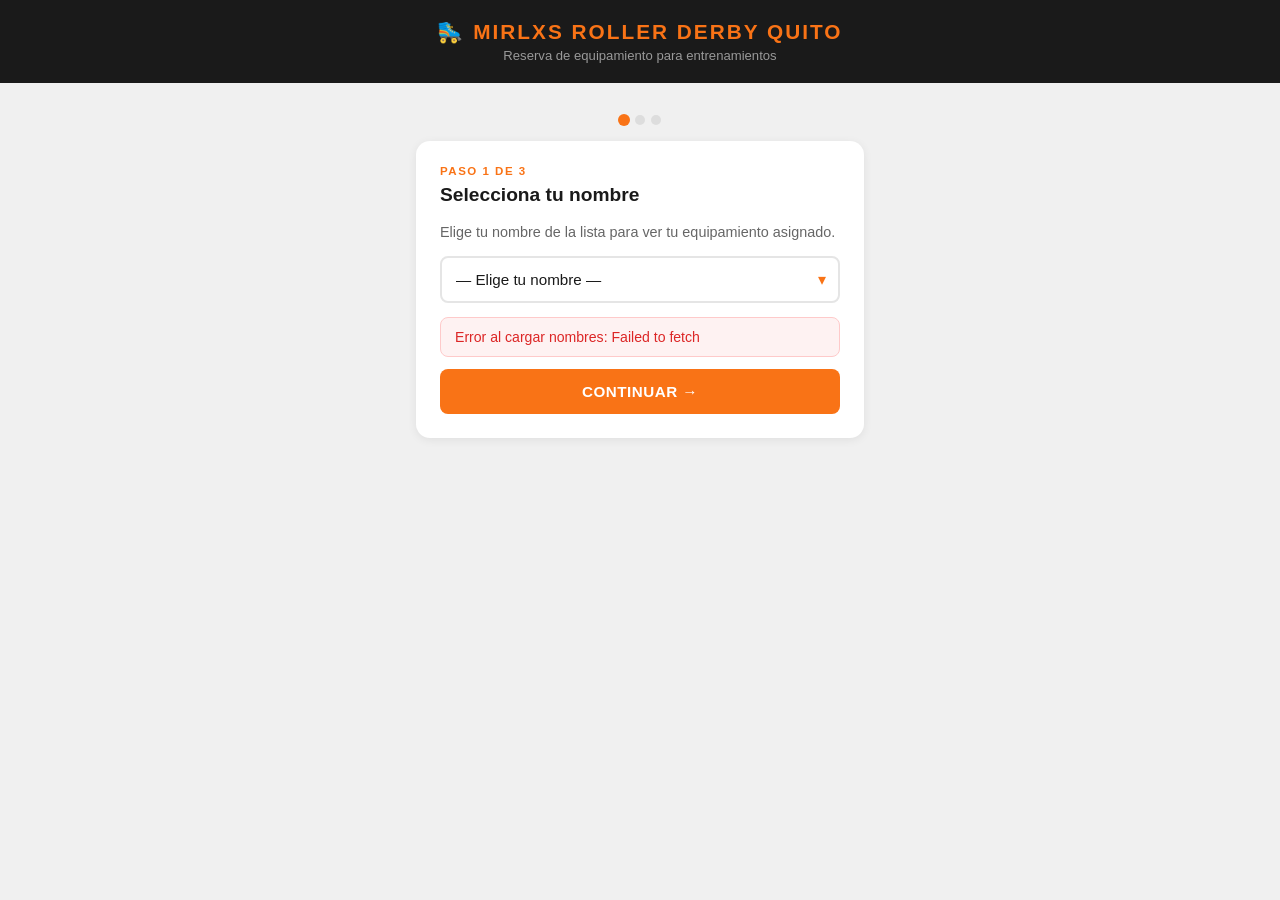
<file: Index.html>
<!DOCTYPE html>
<html lang="es">
<head>
<meta charset="UTF-8">
<meta name="viewport" content="width=device-width, initial-scale=1.0">
<title>Reserva Equipamiento - Mirlxs RD</title>
<style>
  * { box-sizing: border-box; margin: 0; padding: 0; }
  body { font-family: 'Segoe UI', Arial, sans-serif; background: #f0f0f0; min-height: 100vh; }

  .header {
    background: #1a1a1a;
    padding: 20px;
    text-align: center;
  }
  .header h1 { color: #F97316; font-size: 1.3rem; font-weight: 800; letter-spacing: 2px; text-transform: uppercase; }
  .header p { color: #999; font-size: 0.82rem; margin-top: 4px; }

  .contenedor { max-width: 480px; margin: 0 auto; padding: 16px; }

  .paso-indicator { display: flex; justify-content: center; align-items: center; gap: 6px; padding: 16px 0; }
  .paso-dot { width: 10px; height: 10px; border-radius: 50%; background: #ddd; transition: all 0.3s; }
  .paso-dot.activo { background: #F97316; transform: scale(1.2); }
  .paso-dot.completado { background: #22c55e; }

  .pantalla { display: none; }
  .pantalla.activa { display: block; animation: fadeIn 0.25s ease; }
  @keyframes fadeIn { from { opacity: 0; transform: translateY(10px); } to { opacity: 1; transform: translateY(0); } }

  .card { background: white; border-radius: 14px; padding: 24px; margin-bottom: 14px; box-shadow: 0 2px 10px rgba(0,0,0,0.07); }

  .seccion-label { font-size: 0.72rem; font-weight: 700; color: #F97316; text-transform: uppercase; letter-spacing: 1.5px; margin-bottom: 6px; }
  .card h2 { font-size: 1.2rem; color: #1a1a1a; margin-bottom: 14px; line-height: 1.3; }
  .card p { color: #666; font-size: 0.9rem; line-height: 1.5; margin-bottom: 12px; }

  .select-wrapper { position: relative; margin-bottom: 14px; }
  select {
    width: 100%; padding: 13px 40px 13px 14px;
    border: 2px solid #e5e5e5; border-radius: 8px;
    font-size: 0.95rem; color: #1a1a1a; background: white;
    appearance: none; -webkit-appearance: none; cursor: pointer;
    transition: border-color 0.2s;
  }
  select:focus { outline: none; border-color: #F97316; }
  .select-wrapper::after { content: '▾'; position: absolute; right: 14px; top: 50%; transform: translateY(-50%); color: #F97316; pointer-events: none; font-size: 1rem; }

  .btn { width: 100%; padding: 14px; border: none; border-radius: 8px; font-size: 0.95rem; font-weight: 700; cursor: pointer; transition: all 0.2s; text-transform: uppercase; letter-spacing: 0.5px; }
  .btn-primary { background: #F97316; color: white; }
  .btn-primary:hover { background: #e86510; }
  .btn-primary:disabled { opacity: 0.5; cursor: not-allowed; }
  .btn-secondary { background: #f5f5f5; color: #555; margin-top: 10px; }
  .btn-secondary:hover { background: #e8e8e8; }

  .opciones { display: flex; flex-direction: column; gap: 9px; margin-bottom: 14px; }
  .opcion {
    display: flex; align-items: center; gap: 12px;
    padding: 13px 14px; border: 2px solid #e5e5e5;
    border-radius: 8px; cursor: pointer; transition: all 0.2s;
    font-size: 0.92rem; color: #1a1a1a;
  }
  .opcion:hover { border-color: #F97316; background: #fff8f4; }
  .opcion.sel { border-color: #F97316; background: #fff8f4; }
  .opcion input[type="radio"] { accent-color: #F97316; width: 17px; height: 17px; flex-shrink: 0; }

  .resumen {
    background: #fafafa; border-left: 4px solid #F97316;
    border-radius: 0 8px 8px 0; padding: 14px; margin-bottom: 18px;
  }
  .resumen .r-titulo { font-weight: 700; color: #1a1a1a; font-size: 0.95rem; margin-bottom: 10px; }
  .resumen .r-fila { display: flex; justify-content: space-between; padding: 5px 0; border-bottom: 1px solid #eee; font-size: 0.88rem; }
  .resumen .r-fila:last-child { border-bottom: none; }
  .resumen .r-label { color: #888; }
  .resumen .r-valor { font-weight: 600; color: #1a1a1a; text-align: right; max-width: 60%; }

  .fecha-item {
    display: flex; align-items: center; gap: 12px;
    padding: 13px 14px; border: 2px solid #e5e5e5;
    border-radius: 8px; margin-bottom: 9px; cursor: pointer; transition: all 0.2s;
  }
  .fecha-item:hover:not(.agotada) { border-color: #F97316; background: #fff8f4; }
  .fecha-item.sel { border-color: #F97316; background: #fff8f4; }
  .fecha-item.agotada { opacity: 0.55; cursor: not-allowed; background: #f8f8f8; }
  .fecha-item input[type="radio"] { accent-color: #F97316; width: 17px; height: 17px; flex-shrink: 0; }
  .fecha-nombre { font-size: 0.9rem; font-weight: 600; color: #1a1a1a; }
  .fecha-razon { font-size: 0.78rem; color: #F97316; margin-top: 2px; }

  .loader { text-align: center; padding: 40px 20px; color: #888; }
  .spinner { width: 38px; height: 38px; border: 3px solid #eee; border-top-color: #F97316; border-radius: 50%; animation: spin 0.8s linear infinite; margin: 0 auto 14px; }
  @keyframes spin { to { transform: rotate(360deg); } }

  .error-msg { background: #fef2f2; color: #dc2626; border: 1px solid #fecaca; border-radius: 8px; padding: 11px 14px; font-size: 0.88rem; margin-bottom: 12px; display: none; }

  .textarea-otro { width: 100%; padding: 10px 12px; border: 2px solid #e5e5e5; border-radius: 8px; font-size: 0.88rem; margin-top: 8px; resize: vertical; min-height: 75px; display: none; font-family: inherit; }
  .textarea-otro:focus { outline: none; border-color: #F97316; }

  .exito-icon { font-size: 3.5rem; text-align: center; margin-bottom: 14px; }
  .exito-titulo { font-size: 1.3rem; font-weight: 800; color: #1a1a1a; text-align: center; margin-bottom: 12px; }
  .exito-texto { color: #666; text-align: center; line-height: 1.6; font-size: 0.92rem; }
  .exito-detalle { background: #f0fdf4; border: 1px solid #bbf7d0; border-radius: 8px; padding: 14px; margin: 16px 0; font-size: 0.88rem; color: #166534; text-align: center; }
</style>
</head>
<body>

<div class="header">
  <h1>🛼 Mirlxs Roller Derby Quito</h1>
  <p>Reserva de equipamiento para entrenamientos</p>
</div>

<div class="contenedor">

  <div class="paso-indicator">
    <div class="paso-dot activo" id="dot1"></div>
    <div class="paso-dot" id="dot2"></div>
    <div class="paso-dot" id="dot3"></div>
  </div>

  <!-- S1: Nombre -->
  <div class="pantalla activa" id="s1">
    <div class="card">
      <div class="seccion-label">Paso 1 de 3</div>
      <h2>Selecciona tu nombre</h2>
      <p>Elige tu nombre de la lista para ver tu equipamiento asignado.</p>
      <div class="select-wrapper">
        <select id="sel-nombre"><option value="">— Elige tu nombre —</option></select>
      </div>
      <div class="error-msg" id="err-s1"></div>
      <button class="btn btn-primary" onclick="continuar_s1()">Continuar →</button>
    </div>
  </div>

  <!-- Carga general -->
  <div class="pantalla" id="s-carga">
    <div class="card"><div class="loader"><div class="spinner"></div><p>Cargando tu información...</p></div></div>
  </div>

  <!-- S2: Equipamiento -->
  <div class="pantalla" id="s2">
    <div class="card">
      <div class="seccion-label">Paso 2 de 3 — Equipamiento</div>
      <h2 id="s2-titulo"></h2>
      <div class="resumen" id="s2-resumen"></div>
      <p>¿Es correcta esta información?</p>
      <div class="opciones" id="s2-opciones">
        <label class="opcion" onclick="selOp(this,'conf','si')">
          <input type="radio" name="conf" value="si"> Sí, es correcto
        </label>
        <label class="opcion" onclick="selOp(this,'conf','no')">
          <input type="radio" name="conf" value="no"> No, quiero rectificarlo
        </label>
      </div>
      <div class="error-msg" id="err-s2"></div>
      <button class="btn btn-primary" onclick="continuar_s2()">Continuar →</button>
    </div>
  </div>

  <!-- S3a: Editar — patines -->
  <div class="pantalla" id="s3a">
    <div class="card">
      <div class="seccion-label">Editar equipamiento — 1/3</div>
      <h2>¿Necesitas patines prestados?</h2>
      <div class="opciones">
        <label class="opcion" onclick="selOp(this,'edit-pat','Sí')">
          <input type="radio" name="edit-pat" value="Sí"> Sí, necesito patines
        </label>
        <label class="opcion" onclick="selOp(this,'edit-pat','No')">
          <input type="radio" name="edit-pat" value="No"> No, tengo mis propios patines
        </label>
      </div>
      <div class="error-msg" id="err-s3a"></div>
      <button class="btn btn-primary" onclick="continuar_s3a()">Continuar →</button>
    </div>
  </div>

  <!-- S3b: Editar — talla -->
  <div class="pantalla" id="s3b">
    <div class="card">
      <div class="seccion-label">Editar equipamiento — 2/3</div>
      <h2>¿Qué talla necesitas?</h2>
      <p>Estas son las tallas disponibles en el equipo.</p>
      <div class="select-wrapper">
        <select id="sel-talla"><option value="">— Elige una talla —</option></select>
      </div>
      <div class="error-msg" id="err-s3b"></div>
      <button class="btn btn-primary" onclick="continuar_s3b()">Continuar →</button>
    </div>
  </div>

  <!-- S3c: Editar — protecciones -->
  <div class="pantalla" id="s3c">
    <div class="card">
      <div class="seccion-label">Editar equipamiento — 3/3</div>
      <h2>¿Necesitas protecciones?</h2>
      <p>Protecciones completas incluyen: Casco, Rodilleras, Coderas y Muñequeras.</p>
      <div class="opciones">
        <label class="opcion" onclick="selOp(this,'edit-protec','Sí')">
          <input type="radio" name="edit-protec" value="Sí"> Sí, necesito protecciones completas
        </label>
        <label class="opcion" onclick="selOp(this,'edit-protec','No')">
          <input type="radio" name="edit-protec" value="No"> No, tengo mis propias protecciones
        </label>
        <label class="opcion" onclick="selOp(this,'edit-protec','Otro')">
          <input type="radio" name="edit-protec" value="Otro"> Otro (especifica abajo)
        </label>
      </div>
      <textarea class="textarea-otro" id="txt-otro" placeholder="Ej: Tengo casco pero me faltan rodilleras y coderas"></textarea>
      <div class="error-msg" id="err-s3c"></div>
      <button class="btn btn-primary" onclick="continuar_s3c()">Guardar y continuar →</button>
    </div>
  </div>

  <!-- Carga fechas -->
  <div class="pantalla" id="s-carga-fechas">
    <div class="card"><div class="loader"><div class="spinner"></div><p>Verificando disponibilidad de fechas...</p></div></div>
  </div>

  <!-- S4: Fecha -->
  <div class="pantalla" id="s4">
    <div class="card">
      <div class="seccion-label">Paso 3 de 3 — Fecha</div>
      <h2>¿A qué entrenamiento asistirás?</h2>
      <p>Selecciona la fecha para que te llevemos el equipamiento.</p>
      <div id="lista-fechas"></div>
      <div class="error-msg" id="err-s4"></div>
      <button class="btn btn-primary" onclick="continuar_s4()">Continuar →</button>
    </div>
  </div>

  <!-- S5: Confirmar -->
  <div class="pantalla" id="s5">
    <div class="card">
      <div class="seccion-label">Confirmar reserva</div>
      <h2>Resumen de tu reserva</h2>
      <div class="resumen" id="s5-resumen"></div>
      <p>Al confirmar te comprometes a asistir al entrenamiento. Si por alguna razón no puedes venir, <strong>avisa lo antes posible</strong> para liberar tu cupo y para no llevarte las cosas de gana.</p>
      <div class="error-msg" id="err-s5"></div>
      <button class="btn btn-primary" id="btn-confirmar" onclick="confirmarReserva()" style="margin-top:14px;">🛼 Confirmar mi reserva</button>
    </div>
  </div>

  <!-- Carga confirmar -->
  <div class="pantalla" id="s-carga-conf">
    <div class="card"><div class="loader"><div class="spinner"></div><p>Guardando tu reserva...</p></div></div>
  </div>

  <!-- S6: Éxito -->
  <div class="pantalla" id="s6">
    <div class="card">
      <div class="exito-icon">🎉</div>
      <div class="exito-titulo">¡Tu reserva está confirmada!</div>
      <div class="exito-detalle" id="s6-detalle"></div>
      <div class="exito-texto">
        Si por alguna razón no puedes venir al entrenamiento, avisa lo antes posible así liberamos tu cupo para alguien más y tampoco te llevamos las cosas de gana. ¡Nos vemos en la pista! 🛼
      </div>
    </div>
  </div>

</div>

<script>
// ─── CAMBIA ESTA URL por la del nuevo despliegue de Apps Script ───────────────
var BACKEND = 'https://script.google.com/macros/s/AKfycbw8SSL0ANdhCQf4SbcVkTgk0De5Jih-yoMp_kUJyTZC_x5CejINnim4VrM_Lof-w2oT/exec';
// ─────────────────────────────────────────────────────────────────────────────

var E = {
  nombre: '', datos: null,
  conf: '', editPat: '', editTalla: '', editProtec: '',
  fecha: ''
};

// Helper: llama al backend con fetch
function api(params, onSuccess, onError) {
  var url = BACKEND + '?' + Object.keys(params).map(function(k) {
    return encodeURIComponent(k) + '=' + encodeURIComponent(params[k]);
  }).join('&');

  fetch(url, { redirect: 'follow' })
    .then(function(r) { return r.json(); })
    .then(function(data) {
      if (data && data.error) {
        onError({ message: data.error });
      } else {
        onSuccess(data);
      }
    })
    .catch(function(e) { onError(e); });
}

window.onload = function() {
  api({ action: 'getNombres' }, function(nombres) {
    var sel = document.getElementById('sel-nombre');
    nombres.forEach(function(n) {
      var o = document.createElement('option');
      o.value = o.textContent = n;
      sel.appendChild(o);
    });
  }, function(e) {
    err('err-s1', 'Error al cargar nombres: ' + e.message);
  });
};

// Navegación
function ir(id) {
  document.querySelectorAll('.pantalla').forEach(function(p) { p.classList.remove('activa'); });
  document.getElementById(id).classList.add('activa');
  window.scrollTo(0, 0);
  var pasos = { s1:1, 's-carga':1, s2:2, s3a:2, s3b:2, s3c:2, 's-carga-fechas':3, s4:3, s5:3, 's-carga-conf':3, s6:3 };
  var p = pasos[id] || 1;
  for (var i = 1; i <= 3; i++) {
    var d = document.getElementById('dot'+i);
    d.className = 'paso-dot' + (i < p ? ' completado' : i === p ? ' activo' : '');
  }
}

function err(id, msg) {
  var el = document.getElementById(id);
  el.textContent = msg; el.style.display = 'block';
  setTimeout(function() { el.style.display = 'none'; }, 5000);
}

function selOp(label, name, val) {
  document.querySelectorAll('input[name="'+name+'"]').forEach(function(r) {
    r.closest('.opcion').classList.remove('sel');
  });
  label.classList.add('sel');
  if (name === 'conf') E.conf = val;
  if (name === 'edit-pat') E.editPat = val;
  if (name === 'edit-protec') {
    E.editProtec = val;
    document.getElementById('txt-otro').style.display = val === 'Otro' ? 'block' : 'none';
  }
}

// S1
function continuar_s1() {
  var nombre = document.getElementById('sel-nombre').value.trim();
  if (!nombre) { err('err-s1', 'Por favor selecciona tu nombre.'); return; }
  E.nombre = nombre;
  ir('s-carga');
  api({ action: 'getDatosPersona', nombre: nombre }, function(datos) {
    if (!datos) { ir('s1'); err('err-s1', 'No se encontraron datos para este nombre.'); return; }
    E.datos = datos;
    renderEquip();
    ir('s2');
  }, function(e) { ir('s1'); err('err-s1', 'Error: ' + e.message); });
}

// S2
function renderEquip() {
  var d = E.datos;
  var pat = d.necesitaPatines, tal = d.talla, pro = d.necesitaProtecciones;
  var titulos = {
    '00': '✅ No necesitas equipamiento prestado',
    '10': '🛼 Necesitas patines, pero no protecciones',
    '01': '🛡️ No necesitas patines, pero sí protecciones',
    '11': '🛼🛡️ Necesitas patines y protecciones'
  };
  var k = (pat.toLowerCase() !== 'no' ? '1' : '0') + (pro.toLowerCase() !== 'no' ? '1' : '0');
  document.getElementById('s2-titulo').textContent = titulos[k] || 'Tu equipamiento';
  var h = '<div class="r-titulo">Detalle</div>';
  h += fila('¿Necesita patines?', pat);
  if (tal) h += fila('Talla', tal);
  h += fila('¿Necesita protecciones?', pro);
  document.getElementById('s2-resumen').innerHTML = h;
}

function fila(label, val) {
  return '<div class="r-fila"><span class="r-label">'+label+'</span><span class="r-valor">'+val+'</span></div>';
}

function continuar_s2() {
  if (!E.conf) { err('err-s2', 'Por favor selecciona una opción.'); return; }
  if (E.conf === 'si') {
    cargarFechas();
  } else {
    E.editPat = ''; E.editTalla = ''; E.editProtec = '';
    document.querySelectorAll('input[name="edit-pat"], input[name="edit-protec"]').forEach(function(r) { r.checked = false; r.closest('.opcion').classList.remove('sel'); });
    document.getElementById('txt-otro').style.display = 'none';
    ir('s3a');
  }
}

// S3a
function continuar_s3a() {
  if (!E.editPat) { err('err-s3a', 'Por favor selecciona una opción.'); return; }
  if (E.editPat === 'Sí') {
    api({ action: 'getTallasDisponibles' }, function(tallas) {
      var sel = document.getElementById('sel-talla');
      sel.innerHTML = '<option value="">— Elige una talla —</option>';
      tallas.forEach(function(t) { var o = document.createElement('option'); o.value = o.textContent = t; sel.appendChild(o); });
      ir('s3b');
    }, function(e) { err('err-s3a', 'Error: ' + e.message); });
  } else {
    E.editTalla = '';
    ir('s3c');
  }
}

// S3b
function continuar_s3b() {
  var t = document.getElementById('sel-talla').value;
  if (!t) { err('err-s3b', 'Por favor selecciona una talla.'); return; }
  E.editTalla = t;
  ir('s3c');
}

// S3c
function continuar_s3c() {
  if (!E.editProtec) { err('err-s3c', 'Por favor selecciona una opción.'); return; }
  var protecFinal = E.editProtec;
  if (protecFinal === 'Otro') {
    var txt = document.getElementById('txt-otro').value.trim();
    if (!txt) { err('err-s3c', 'Por favor describe qué necesitas.'); return; }
    protecFinal = txt;
  }
  api({
    action: 'actualizarEquipamientoPersona',
    nombre: E.nombre,
    necesitaPatines: E.editPat,
    talla: E.editTalla,
    necesitaProtecciones: protecFinal
  }, function() {
    E.datos.necesitaPatines      = E.editPat;
    E.datos.talla                = E.editTalla;
    E.datos.necesitaProtecciones = protecFinal;
    E.conf = '';
    document.querySelectorAll('input[name="conf"]').forEach(function(r) { r.checked = false; r.closest('.opcion').classList.remove('sel'); });
    renderEquip();
    ir('s2');
  }, function(e) { err('err-s3c', 'Error al guardar: ' + e.message); });
}

// S4
function cargarFechas() {
  ir('s-carga-fechas');
  var d = E.datos;
  var talla = d.necesitaPatines.toLowerCase() !== 'no' ? d.talla : '';
  api({
    action: 'getFechasDisponibles',
    nombre: E.nombre,
    talla: talla,
    necesitaProtecciones: d.necesitaProtecciones
  }, function(fechas) {
    var disponibles = fechas.filter(function(f) { return f.disponible; });
    var html = '';
    if (fechas.length === 0) {
      html = '<p style="color:#888;text-align:center;">No hay fechas disponibles.</p>';
    } else {
      fechas.forEach(function(f) {
        if (f.disponible) {
          html += '<div class="fecha-item" onclick="selFecha(this,\'' + f.fecha.replace(/'/g,"\\'") + '\')">' +
            '<input type="radio" name="fecha" value="' + f.fecha + '">' +
            '<div><div class="fecha-nombre">' + f.fecha + '</div></div></div>';
        } else {
          html += '<div class="fecha-item agotada">' +
            '<div><div class="fecha-nombre">' + f.fecha + '</div>' +
            '<div class="fecha-razon">⚠ ' + f.razon + '</div></div></div>';
        }
      });
    }
    document.getElementById('lista-fechas').innerHTML = html;
    if (disponibles.length === 0) {
      err('err-s4', 'No hay cupos disponibles actualmente. Puedes volver a revisar más tarde.');
    }
    ir('s4');
  }, function(e) { ir('s2'); err('err-s2', 'Error al verificar fechas: ' + e.message); });
}

function selFecha(el, fecha) {
  document.querySelectorAll('.fecha-item').forEach(function(f) { f.classList.remove('sel'); });
  el.classList.add('sel');
  E.fecha = fecha;
}

function continuar_s4() {
  if (!E.fecha) { err('err-s4', 'Por favor selecciona una fecha.'); return; }
  var d = E.datos;
  var talla = d.necesitaPatines.toLowerCase() !== 'no' ? d.talla : '';
  var h = '<div class="r-titulo">Tu reserva</div>';
  h += fila('Nombre', E.nombre);
  h += fila('Fecha', E.fecha);
  h += fila('Patines', d.necesitaPatines + (talla ? ' — Talla ' + talla : ''));
  h += fila('Protecciones', d.necesitaProtecciones);
  document.getElementById('s5-resumen').innerHTML = h;
  ir('s5');
}

// S5
function confirmarReserva() {
  var btn = document.getElementById('btn-confirmar');
  btn.disabled = true;
  ir('s-carga-conf');
  var d = E.datos;
  var talla  = d.necesitaPatines.toLowerCase() !== 'no' ? d.talla : '';
  var protec = d.necesitaProtecciones.toLowerCase() !== 'no' ? d.necesitaProtecciones : '';
  api({
    action: 'guardarReserva',
    nombre: E.nombre,
    fecha: E.fecha,
    talla: talla,
    protecciones: protec
  }, function(res) {
    if (res.exito) {
      document.getElementById('s6-detalle').textContent =
        E.nombre + ' — ' + E.fecha + (talla ? ' — Patines talla ' + talla : '') + (protec ? ' — Con protecciones' : '');
      ir('s6');
    } else {
      ir('s5'); btn.disabled = false;
      err('err-s5', res.mensaje);
    }
  }, function(e) {
    ir('s5'); btn.disabled = false;
    err('err-s5', 'Error al guardar: ' + e.message);
  });
}
</script>
</body>
</html>
</file>
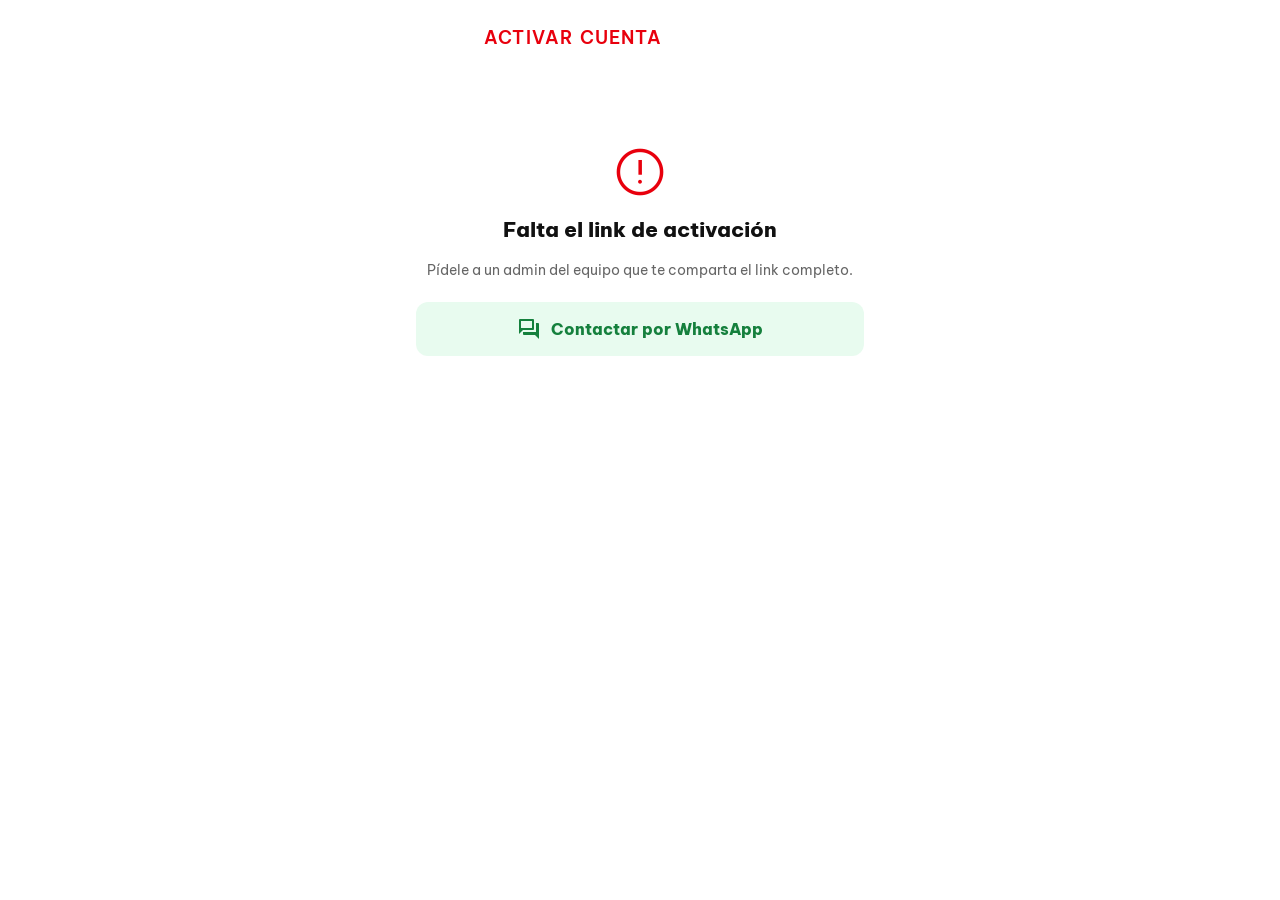
<file: activar/index.html>
<!DOCTYPE html>
<html lang="es">
<head>
<meta charset="UTF-8">
<meta name="viewport" content="width=device-width, initial-scale=1.0, maximum-scale=1.0, minimum-scale=1.0, user-scalable=no">
<title>Activar cuenta — Mirlxs Roller Derby Quito</title>
<link rel="preconnect" href="https://fonts.googleapis.com">
<link rel="stylesheet" href="https://fonts.googleapis.com/css2?family=Be+Vietnam+Pro:wght@400;500;600;700;800&display=swap">
<link rel="stylesheet" href="https://fonts.googleapis.com/css2?family=Material+Symbols+Outlined:opsz,wght,FILL,GRAD@24,400,0,0">
<script src="https://accounts.google.com/gsi/client" async defer></script>
<!-- theme-color hardcodeado intencionalmente: los meta tags no soportan var() CSS; valores sincronizados a mano con --bg/--bg dark de colors.css (mismo criterio que ../inscripcion/index.html) -->
<meta name="theme-color" content="#FFFFFF" media="(prefers-color-scheme: light)">
<meta name="theme-color" content="#0D0D0D" media="(prefers-color-scheme: dark)">
<link rel="stylesheet" href="../css/colors.css">
<script src="../js/color-enfasis.js"></script>
<link rel="stylesheet" href="../css/global.css">
<link rel="stylesheet" href="../css/estilos.css">
<link rel="stylesheet" href="../css/nav.css">
<link rel="stylesheet" href="../css/reservas.css">
<link rel="stylesheet" href="../css/perfil.css">
<!-- Mismo CSS que inscripcion/ (pedido explícito, "mismos CSS, mismo patrón
     de pasos") -- reusado directo en vez de copiado, sin duplicar ~530
     líneas: .insc-step/.insc-scroll/.insc-prog/.equip-pill-*/etc. son
     genéricas, con nombre de sección "insc" solo por origen histórico, no
     por exclusividad de esa sección. -->
<link rel="stylesheet" href="../inscripcion/inscripcion.css">
</head>

<body>

<div id="loading-overlay" style="opacity:1;transition:opacity 0.4s ease;">
  <div class="loading-card">
    <div class="spinner"></div>
    <p id="loading-msg">Cargando...</p>
  </div>
</div>

<div class="page-wrap">

  <!-- NAV -->
  <div class="app-nav app-nav-sticky" id="act-nav">
    <button class="app-nav-back" id="act-back" onclick="actPasoAnterior()" style="display:none;">
      <span class="material-symbols-outlined">arrow_back</span>
    </button>
    <span class="app-nav-title">Activar cuenta</span>
  </div>

  <!-- PROGRESS DOTS -->
  <div class="insc-prog" id="act-prog"></div>

  <!-- ── Link inválido/expirado/usado ── -->
  <div id="act-step-error" class="insc-step">
    <div class="insc-scroll" style="text-align:center;padding-top:40px;">
      <span class="material-symbols-outlined" style="font-size:3.5rem;color:var(--danger);margin-bottom:16px;">error</span>
      <h2 id="act-error-titulo">Este link no es válido</h2>
      <p id="act-error-texto" style="font-size:0.88rem;color:var(--muted);line-height:1.6;margin-bottom:20px;">Pídele a un admin del equipo que te comparta un link nuevo.</p>
      <a href="https://wa.me/593962773052" target="_blank" style="display:flex;align-items:center;justify-content:center;gap:10px;width:100%;padding:15px;background:var(--wa-bg);color:var(--success);border-radius:12px;font-weight:800;text-decoration:none;">
        <span class="material-symbols-outlined">forum</span> Contactar por WhatsApp
      </a>
    </div>
  </div>

  <!-- ── PASO 0: Bienvenida + Google ── -->
  <div class="insc-step" id="act-step-0">
    <div class="insc-scroll">
      <div class="sec-label">Bienvenidx al equipo</div>
      <h2 id="act-bienvenida-titulo">Completa tu perfil</h2>
      <p style="font-size:0.88rem;color:var(--muted);margin-bottom:16px;line-height:1.6;">Usamos Google para verificar tu correo y activar tu cuenta.</p>
      <div style="position:relative;height:44px;width:100%;max-width:400px;margin:0 auto;">
        <div id="gsignin-skeleton" style="position:absolute;inset:0;border-radius:4px;background:linear-gradient(90deg,var(--skeleton-base) 25%,var(--skeleton-shine) 50%,var(--skeleton-base) 75%);background-size:200% 100%;animation:skeletonShimmer 1.2s ease-in-out infinite;z-index:2;"></div>
        <div class="gsignin-wrap" id="gsignin-btn" style="position:absolute;inset:0;display:flex;justify-content:center;align-items:center;"></div>
      </div>
      <div class="error-msg" id="err-p0"></div>
      <div class="cta-footer-spacer"></div>
    </div>
  </div>

  <!-- ── PASO 1: Pronombres ── -->
  <div class="insc-step" id="act-step-1">
    <div class="insc-scroll">
      <h2>¿Cómo te nombramos?</h2>
      <div class="campo">
        <label>Pronombres <span style="color:var(--brand);">*</span></label>
        <div class="aj-pills-row" id="act-pron-pills">
          <span class="aj-pill" data-val="Ella/ella" onclick="actTogglePron(this)">Ella</span>
          <span class="aj-pill" data-val="Él/él" onclick="actTogglePron(this)">Él</span>
          <span class="aj-pill" data-val="Elle/elle" onclick="actTogglePron(this)">Elle</span>
        </div>
      </div>
      <div class="error-msg" id="err-p1"></div>
      <div class="cta-footer-spacer"></div>
    </div>
  </div>

  <!-- ── PASO 2: Teléfono ── -->
  <div class="insc-step" id="act-step-2">
    <div class="insc-scroll">
      <h2>¿Cómo te contactamos?</h2>
      <div class="campo">
        <label>Código de país <span style="color:var(--brand);">*</span></label>
        <button type="button" class="aj-selector-btn" onclick="actAbrirSheetPrefijo()">
          <span id="act-prefijo-display">Selecciona</span>
          <span class="material-symbols-outlined" style="font-size:1.1rem;color:var(--muted);">expand_more</span>
        </button>
      </div>
      <div class="campo">
        <label>Número de teléfono <span style="color:var(--brand);">*</span></label>
        <input type="tel" id="f-telefono" placeholder="Ej: 0991234567" oninput="actValidarTel(this)">
      </div>
      <div class="error-msg" id="err-p2"></div>
      <div class="cta-footer-spacer"></div>
    </div>
  </div>

  <!-- ── PASO 3A: Patines ── -->
  <div class="insc-step" id="act-step-3a">
    <div class="insc-scroll">
      <h2>¿Necesitas patines prestados?</h2>
      <div class="equip-pills-bin" id="act-patines-pills">
        <div class="equip-pill-bin" data-val="Sí" onclick="actSelBin(this,'act-patines-pills')">
          <span class="material-symbols-outlined equip-pill-ico">roller_skating</span>
          <span class="equip-pill-label">Sí, necesito</span>
        </div>
        <div class="equip-pill-bin" data-val="No" onclick="actSelBin(this,'act-patines-pills')">
          <span class="material-symbols-outlined equip-pill-ico">check_circle</span>
          <span class="equip-pill-label">Tengo los míos</span>
        </div>
      </div>
      <div class="error-msg" id="err-p3a"></div>
      <div class="cta-footer-spacer"></div>
    </div>
  </div>

  <!-- ── PASO 3B: Talla ── -->
  <div class="insc-step" id="act-step-3b">
    <div class="insc-scroll">
      <h2>¿Qué talla necesitas?</h2>
      <div class="equip-tallas-grid" id="act-tallas-grid"></div>
      <input type="hidden" id="f-talla">
      <div class="error-msg" id="err-p3b"></div>
      <div class="cta-footer-spacer"></div>
    </div>
  </div>

  <!-- ── PASO 3C: Protecciones ── -->
  <div class="insc-step" id="act-step-3c">
    <div class="insc-scroll">
      <h2>¿Necesitas protecciones?</h2>
      <div class="equip-pills-protec" id="act-protec-pills">
        <div class="equip-pill-protec" data-val="Sí" onclick="actSelProtec(this)">
          <span class="material-symbols-outlined equip-pico">shield</span>
          <div class="equip-ptxt"><div class="equip-ptit">Sí, necesito protecciones completas</div></div>
          <div class="equip-pcheck"><span class="material-symbols-outlined">check</span></div>
        </div>
        <div class="equip-pill-protec" data-val="No" onclick="actSelProtec(this)">
          <span class="material-symbols-outlined equip-pico">check_circle</span>
          <div class="equip-ptxt"><div class="equip-ptit">No, tengo las mías</div></div>
          <div class="equip-pcheck"><span class="material-symbols-outlined">check</span></div>
        </div>
        <div class="equip-pill-protec" data-val="Otro" id="act-protec-otro-pill" onclick="actSelProtec(this)">
          <span class="material-symbols-outlined equip-pico">help_outline</span>
          <div class="equip-ptxt">
            <div class="equip-ptit">Tengo algunas, me faltan otras</div>
            <div class="equip-psub" id="act-protec-otro-sub">Toca para especificar</div>
          </div>
          <div class="equip-pcheck"><span class="material-symbols-outlined">check</span></div>
        </div>
      </div>
      <div class="error-msg" id="err-p3c"></div>
      <div class="cta-footer-spacer"></div>
    </div>
  </div>

  <!-- ── ÉXITO ── -->
  <div id="section-exito" style="display:none;text-align:center;padding:40px 20px;">
    <div style="font-size:4rem;margin-bottom:16px;">🎉</div>
    <h2 style="margin-bottom:8px;">¡Tu cuenta ya está activa!</h2>
    <p id="exito-nombre" style="font-size:1.1rem;font-weight:800;color:var(--brand);margin-bottom:12px;"></p>
    <p style="color:var(--muted);font-size:0.88rem;line-height:1.6;margin-bottom:20px;">En un momento te redirigiremos a la app.</p>
    <div class="spinner" style="width:20px;height:20px;border-width:3px;margin:0 auto 8px;"></div>
    <div style="font-size:0.78rem;color:var(--muted);">Redirigiendo...</div>
  </div>

</div><!-- end page-wrap -->

<!-- BOTTOM SHEET: Prefijo (mismo markup/ids que inscripcion/index.html) -->
<div id="insc-sheet-prefijo-overlay" class="bsheet-overlay" style="z-index:9600;" onclick="actCerrarSheetPrefijo()"></div>
<div id="insc-sheet-prefijo" class="bsheet bsheet-scroll" style="z-index:9601;max-height:75vh;">
  <div class="bsheet-handle" style="flex-shrink:0;"></div>
  <div class="bsheet-title" style="flex-shrink:0;">Código de país</div>
  <input type="text" id="insc-prefijo-search" placeholder="Buscar país o código..." style="margin:12px 16px;padding:10px 14px;background:var(--surface-2);border:1.5px solid var(--border-light);border-radius:10px;font-size:0.85rem;font-family:inherit;width:calc(100% - 32px);flex-shrink:0;" oninput="actFiltrarPrefijos(this.value)">
  <div id="insc-prefijo-list" style="overflow-y:auto;flex:1;"></div>
</div>

<!-- BOTTOM SHEET: Protecciones otro (mismo markup/ids que inscripcion/index.html) -->
<div id="insc-sheet-protec-overlay" class="bsheet-overlay" style="z-index:9600;" onclick="actCancelarOtroProtec()"></div>
<div id="insc-sheet-protec" class="bsheet" style="z-index:9601;">
  <div class="bsheet-handle"></div>
  <div class="bsheet-title">Especifica qué necesitas</div>
  <div class="bsheet-body">
    <p style="font-size:0.72rem;color:var(--muted);margin-top:0;margin-bottom:12px;">Toca todas las que necesites.</p>
    <div class="aj-pills-row" id="insc-protec-otro-pills">
      <span class="aj-pill" data-val="Casco" onclick="actToggleProtecItem(this)">Casco</span>
      <span class="aj-pill" data-val="Muñequeras" onclick="actToggleProtecItem(this)">Muñequeras</span>
      <span class="aj-pill" data-val="Coderas" onclick="actToggleProtecItem(this)">Coderas</span>
      <span class="aj-pill" data-val="Rodilleras" onclick="actToggleProtecItem(this)">Rodilleras</span>
    </div>
    <div class="error-msg" id="err-act-protec-sheet" style="margin-top:10px;"></div>
    <button onclick="actConfirmarOtroProtec()" style="width:100%;padding:13px;background:var(--brand);color:var(--white);border:none;border-radius:12px;font-size:0.88rem;font-weight:800;cursor:pointer;font-family:inherit;margin-top:16px;">Confirmar</button>
    <button onclick="actCancelarOtroProtec()" style="width:100%;padding:12px;background:transparent;color:var(--muted);border:none;font-size:0.85rem;font-weight:600;cursor:pointer;font-family:inherit;margin-top:4px;">Cancelar</button>
  </div>
</div>

<!-- ── CTA footers fijos de los pasos ── (hijos directos de <body>, mismo
     motivo que inscripcion/index.html: .insc-step.activo anima transform,
     un footer anidado adentro quedaría atrapado durante esa animación) -->
<div class="cta-footer-fixed" id="cta-footer-act-step-1">
  <button class="btn btn-outline" onclick="actContinuar1()">Continuar <span class="material-symbols-outlined" style="font-size:1.1rem;vertical-align:middle;">arrow_forward</span></button>
</div>
<div class="cta-footer-fixed" id="cta-footer-act-step-2">
  <button class="btn btn-outline" onclick="actContinuar2()">Continuar <span class="material-symbols-outlined" style="font-size:1.1rem;vertical-align:middle;">arrow_forward</span></button>
</div>
<div class="cta-footer-fixed" id="cta-footer-act-step-3a">
  <button class="btn btn-outline" onclick="actContinuar3a()">Continuar <span class="material-symbols-outlined" style="font-size:1.1rem;vertical-align:middle;">arrow_forward</span></button>
</div>
<div class="cta-footer-fixed" id="cta-footer-act-step-3b">
  <button class="btn btn-outline" onclick="actContinuar3b()">Continuar <span class="material-symbols-outlined" style="font-size:1.1rem;vertical-align:middle;">arrow_forward</span></button>
</div>
<div class="cta-footer-fixed" id="cta-footer-act-step-3c">
  <button class="btn btn-primary" onclick="actFinalizar()">Completar activación <span class="material-symbols-outlined" style="font-size:1.1rem;vertical-align:middle;">check</span></button>
</div>

<script src="../js/config.js"></script>
<script src="../shared/bsheet.js"></script>
<script src="activar.js"></script>
</body>
</html>
</file>
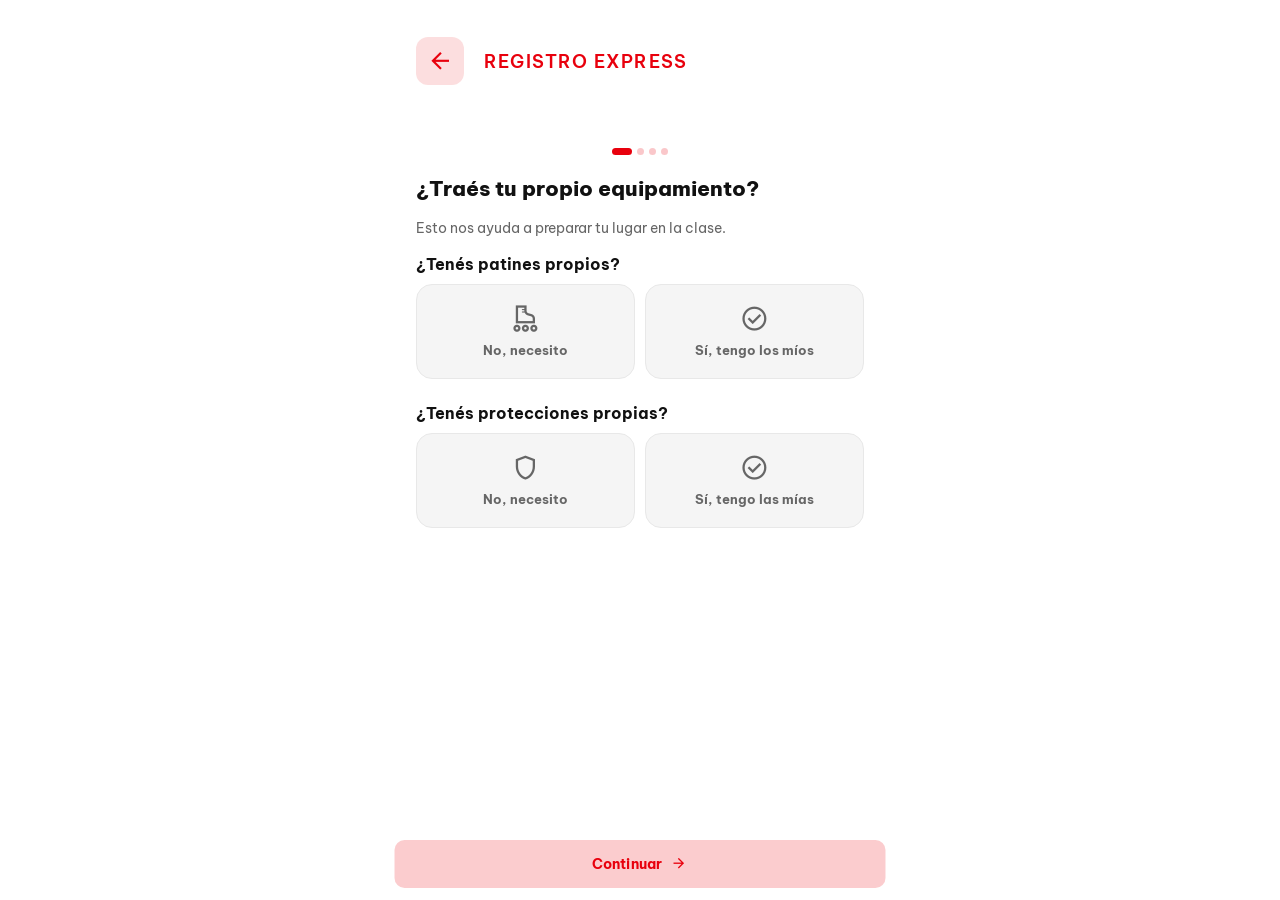
<file: registro-express/index.html>
<!DOCTYPE html>
<html lang="es">
<head>
<meta charset="UTF-8">
<meta name="viewport" content="width=device-width, initial-scale=1.0, maximum-scale=1.0, minimum-scale=1.0, user-scalable=no">
<title>Registro Express — Mirlxs Roller Derby Quito</title>
<link rel="preconnect" href="https://fonts.googleapis.com">
<link rel="stylesheet" href="https://fonts.googleapis.com/css2?family=Be+Vietnam+Pro:wght@400;500;600;700;800&display=swap">
<link rel="stylesheet" href="https://fonts.googleapis.com/css2?family=Material+Symbols+Outlined:opsz,wght,FILL,GRAD@24,400,0,0">
<!-- theme-color hardcodeado intencionalmente: los meta tags no soportan var() CSS; valores sincronizados a mano con --bg/--bg dark de colors.css (mismo criterio que ../inscripcion/index.html) -->
<meta name="theme-color" content="#FFFFFF" media="(prefers-color-scheme: light)">
<meta name="theme-color" content="#0D0D0D" media="(prefers-color-scheme: dark)">
<link rel="stylesheet" href="../css/colors.css">
<!-- Motor de color de énfasis (ver MANIFEST.md) — mismo script que ../index.html/../inscripcion/index.html. -->
<script src="../js/color-enfasis.js"></script>
<link rel="stylesheet" href="../css/global.css">
<link rel="stylesheet" href="../css/estilos.css">
<link rel="stylesheet" href="../css/nav.css">
<link rel="stylesheet" href="../css/reservas.css">
<!-- Necesario para .aj-group/.aj-dato-row (resumen del Paso 3, ver
     registro-express.js: _rePoblarResumen()) -- ../inscripcion/index.html
     también lo carga por el mismo motivo. -->
<link rel="stylesheet" href="../css/perfil.css">
<!-- Reusa .insc-step/.insc-prog*/.btn* de ../inscripcion/inscripcion.css tal
     cual (misma clase, no una copia) -- ese archivo define esos componentes
     porque esta mini-SPA (como inscripcion/) no carga css/ui.css. Sin CSS
     propio nuevo: todo lo que necesita este flujo ya existe repartido entre
     css/reservas.css (.equip-pill-bin/.fecha-item/.fi-*/.total-box) y este
     archivo (.insc-step/.insc-prog*/.insc-scroll/.btn*). -->
<link rel="stylesheet" href="../inscripcion/inscripcion.css">
</head>

<body>

<div id="loading-overlay" style="opacity:1;transition:opacity 0.4s ease;">
  <div class="loading-card">
    <div class="spinner"></div>
    <p id="loading-msg">Cargando...</p>
  </div>
</div>

<div class="page-wrap">

  <!-- NAV -->
  <div class="app-nav app-nav-sticky" id="re-nav">
    <button class="app-nav-back" id="re-back" onclick="rePasoAnterior()">
      <span class="material-symbols-outlined">arrow_back</span>
    </button>
    <span class="app-nav-title">Registro Express</span>
  </div>

  <!-- PROGRESS DOTS -->
  <div class="insc-prog" id="re-prog"></div>

  <!-- ── PASO 0: Equipamiento ── -->
  <div class="insc-step activo" id="re-step-0">
    <div class="insc-scroll">
      <h2>¿Traés tu propio equipamiento?</h2>
      <p style="font-size:0.85rem;color:var(--muted);margin-bottom:16px;line-height:1.5;">Esto nos ayuda a preparar tu lugar en la clase.</p>

      <p style="font-weight:700;color:var(--text);margin-bottom:10px;">¿Tenés patines propios?</p>
      <div class="equip-pills-bin" id="re-patines-pills">
        <div class="equip-pill-bin" data-val="No" onclick="reSelPatines(this)">
          <span class="material-symbols-outlined equip-pill-ico">roller_skating</span>
          <span class="equip-pill-label">No, necesito</span>
        </div>
        <div class="equip-pill-bin" data-val="Sí" onclick="reSelPatines(this)">
          <span class="material-symbols-outlined equip-pill-ico">check_circle</span>
          <span class="equip-pill-label">Sí, tengo los míos</span>
        </div>
      </div>

      <p style="font-weight:700;color:var(--text);margin-bottom:10px;">¿Tenés protecciones propias?</p>
      <div class="equip-pills-bin" id="re-protecciones-pills">
        <div class="equip-pill-bin" data-val="No" onclick="reSelProtecciones(this)">
          <span class="material-symbols-outlined equip-pill-ico">shield</span>
          <span class="equip-pill-label">No, necesito</span>
        </div>
        <div class="equip-pill-bin" data-val="Sí" onclick="reSelProtecciones(this)">
          <span class="material-symbols-outlined equip-pill-ico">check_circle</span>
          <span class="equip-pill-label">Sí, tengo las mías</span>
        </div>
      </div>

      <div class="error-msg" id="err-re-0"></div>
      <div class="cta-footer-spacer"></div>
    </div>
  </div>

  <!-- ── PASO 1: Selección de reserva ── -->
  <div class="insc-step" id="re-step-1">
    <div class="insc-scroll">
      <h2>Elegí tu reserva</h2>

      <div id="re-paso1-clase" style="display:none;">
        <p style="font-size:0.85rem;color:var(--muted);margin-bottom:14px;line-height:1.5;">Seleccioná una o más fechas disponibles.</p>
        <div id="re-lista-fechas"></div>
      </div>

      <div id="re-paso1-mensual" style="display:none;">
        <p style="font-size:0.85rem;color:var(--muted);margin-bottom:14px;line-height:1.5;">Tu reserva cubrirá el mes de <strong id="re-mes-actual">—</strong>.</p>
        <div class="total-box">
          <div>Precio mensual</div>
          <div style="font-size:1.6rem;font-weight:800;" id="re-precio-mensual">—</div>
        </div>
      </div>

      <div class="error-msg" id="err-re-1"></div>
      <div class="cta-footer-spacer"></div>
    </div>
  </div>

  <!-- ── PASO 2: Crear cuenta ── -->
  <div class="insc-step" id="re-step-2">
    <div class="insc-scroll">
      <h2>Creá tu cuenta</h2>
      <div class="campo">
        <label>Tu nombre en el equipo <span style="color:var(--brand);">*</span></label>
        <input type="text" id="re-nombre" placeholder="Como te llaman">
      </div>

      <div class="campo" style="margin-top:14px;">
        <label>PIN de acceso (4 dígitos) <span style="color:var(--brand);">*</span></label>
        <div style="position:relative;margin-bottom:6px;">
          <input type="password" id="re-pin" inputmode="numeric" pattern="[0-9]*" maxlength="4"
            placeholder="• • • •"
            style="text-align:center;font-size:1.8rem;letter-spacing:8px;padding-left:50px;padding-right:50px;width:100%;">
          <button type="button" onclick="reTogglePinVis('re-pin','re-pin-ico')"
            style="position:absolute;right:14px;top:50%;transform:translateY(-50%);background:none;border:none;cursor:pointer;color:var(--muted);padding:4px;">
            <span class="material-symbols-outlined" id="re-pin-ico">visibility</span>
          </button>
        </div>
      </div>

      <div class="campo" style="margin-top:14px;">
        <label>Confirmá tu PIN <span style="color:var(--brand);">*</span></label>
        <div style="position:relative;margin-bottom:6px;">
          <input type="password" id="re-pin-confirm" inputmode="numeric" pattern="[0-9]*" maxlength="4"
            placeholder="• • • •"
            style="text-align:center;font-size:1.8rem;letter-spacing:8px;padding-left:50px;padding-right:50px;width:100%;">
          <button type="button" onclick="reTogglePinVis('re-pin-confirm','re-pin-confirm-ico')"
            style="position:absolute;right:14px;top:50%;transform:translateY(-50%);background:none;border:none;cursor:pointer;color:var(--muted);padding:4px;">
            <span class="material-symbols-outlined" id="re-pin-confirm-ico">visibility</span>
          </button>
        </div>
      </div>

      <p style="font-size:0.78rem;color:var(--muted);margin-top:6px;line-height:1.5;">Sin un correo de Google asociado, este PIN es tu única forma de volver a entrar — no lo olvides.</p>

      <div class="error-msg" id="err-re-2"></div>
      <div class="cta-footer-spacer"></div>
    </div>
  </div>

  <!-- ── PASO 3: Confirmar y registrarse ── -->
  <div class="insc-step" id="re-step-3">
    <div class="insc-scroll">
      <h2>Confirmá tu registro</h2>
      <div class="aj-group" id="re-resumen"></div>
      <div class="error-msg" id="err-re-3"></div>
      <div class="cta-footer-spacer"></div>
    </div>
  </div>

</div><!-- end page-wrap -->

<!-- ── CTA footers fijos de los 4 pasos ──────────────────────────────────
     Hijos directos de <body>, fuera de .insc-step a propósito -- mismo
     motivo documentado en ../inscripcion/index.html (.insc-step.activo
     anima transform, un footer anidado quedaría atrapado por el containing
     block durante la animación de entrada). -->
<div class="cta-footer-fixed" id="cta-footer-re-step-0">
  <button class="btn btn-outline" onclick="reContinuar0()">Continuar <span class="material-symbols-outlined" style="font-size:1.1rem;vertical-align:middle;">arrow_forward</span></button>
</div>
<div class="cta-footer-fixed" id="cta-footer-re-step-1">
  <button class="btn btn-outline" onclick="reContinuar1()">Continuar <span class="material-symbols-outlined" style="font-size:1.1rem;vertical-align:middle;">arrow_forward</span></button>
</div>
<div class="cta-footer-fixed" id="cta-footer-re-step-2">
  <button class="btn btn-outline" onclick="reContinuar2()">Continuar <span class="material-symbols-outlined" style="font-size:1.1rem;vertical-align:middle;">arrow_forward</span></button>
</div>
<div class="cta-footer-fixed" id="cta-footer-re-step-3">
  <button class="btn btn-primary" id="re-btn-enviar" onclick="reEnviar()">Registrarme y reservar <span class="material-symbols-outlined" style="font-size:1.1rem;vertical-align:middle;">check</span></button>
</div>

<script src="../js/config.js"></script>
<script src="registro-express.js"></script>
</body>
</html>
</file>
<file: css/colors.css>
/* ═══════════════════════════════════════════════════════
   PIVOT — Sistema de colores unificado
   ═══════════════════════════════════════════════════════
   Rebrand a "Pivot" (ver MANIFEST.md — "el color de la app ya no es
   personalizable"): la personalización de color por admin (Mi Liga →
   "Color") se eliminó por completo — ya no existe ningún selector, ninguna
   acción de backend, ninguna fila en `config_app` para esto. La paleta de
   marca es fija: rojo (`#E8000D` en claro, `#FF2020` en oscuro — 2 hex
   DISTINTOS, no una variante de opacidad del mismo color, para mantener
   contraste sobre cada fondo).

   Las variables marcadas "(runtime)" en los comentarios de sección de abajo
   siguen sin editarse acá para cambiar el aspecto visual — `js/color-
   enfasis.js` las recalcula en tiempo real a partir de los 2 hex fijos de
   arriba y las pisa vía `root.style.setProperty()` apenas carga la página
   (mismo motor de siempre — deriva ~40 variables con tinte de marca
   preservando su matiz relativo — solo que ahora el color de entrada es fijo,
   no elegido por un admin). El valor que sigue escrito acá abajo para esas
   variables es el fallback del primer paint, antes de que el JS corra.
   `--bg`/`--text`/`--muted`/`--border-light`/`--card-bg` y la familia de
   estados (`--danger`/`--success`/`--warning`) YA NO son "(runtime)" — son
   literales fijos de la nueva paleta, sin ningún cálculo de por medio, en
   ambos modos. El resto de las variables (sin la marca "(runtime)") tampoco
   está tocado por ese archivo y se sigue editando acá normalmente. */

:root {

  /* ── Brand (runtime) ─────────────────────────────────── */
  --brand:          #E8000D;
  --brand-dk:       #B8000A;
  --brand-secondary:#fb923c;
  --brand-zero:     rgba(232,0,13,0);
  --brand-subtle:   rgba(232,0,13,0.04);
  --brand-lightest: rgba(232,0,13,0.06);
  --brand-06:       var(--brand-lightest);
  --brand-lighter:  rgba(232,0,13,0.07);
  --brand-08:       rgba(232,0,13,0.08);
  --brand-soft:     rgba(232,0,13,0.04);
  --brand-light:    rgba(232,0,13,0.13);
  --brand-mid:      rgba(232,0,13,0.14);
  --brand-focus:    rgba(232,0,13,0.15);
  --brand-hover:    rgba(232,0,13,0.18);
  --brand-20:       rgba(232,0,13,0.2);
  --brand-glow:     rgba(232,0,13,0.25);
  --brand-30:       rgba(232,0,13,0.3);
  --brand-pulse:    rgba(232,0,13,0.35);
  --brand-40:       rgba(232,0,13,0.4);
  --brand-55:       rgba(232,0,13,0.55);
  --brand-60:       rgba(232,0,13,0.6);
  --brand-strong:   rgba(232,0,13,0.7);
  --brand-warm:          #fff8f4;
  --brand-warm-2:        #fffcf9;
  --brand-warm-3:        #fff4ec;

  /* ── Easing / animaciones ───────────────────────────── */
  --ease-sheet: cubic-bezier(0.16,1,0.3,1);

  --error:          var(--danger);
  --error-light:    var(--danger-bg);
  --error-border:   var(--danger-bdr);
  --purple:         #7c3aed;
  --purple-light:   #ede9fe;
  --purple-bg:      rgba(124,58,237,0.1);
  --purple-border:  rgba(124,58,237,0.35);
  --purple-hover:   rgba(124,58,237,0.18);

  /* Excepción de marca — violeta oficial de DeUna (--color-primary de su
     propia hoja de estilos de producción, deuna.app/_astro/BaseLayout*.css,
     verificado en julio 2026), no relacionado con --purple de arriba (acento
     genérico de la app, usado en badges). Sin variante dark: igual que
     --brand, un color de marca no cambia de familia con el tema (aunque
     Pivot sí usa un hex distinto por modo, ver cabecera), sirve de fondo
     sólido en cualquier modo — solo usado por .btn-deuna (css/ui.css). */
  --deuna:          #4C1D80;
  --deuna-dk:       #3D1766;

  /* Excepción de marca — naranja oficial de Banco Internacional Ecuador,
     extraído de su CSS de producción real (bancointernacional.com.ec,
     .color-naranja/.bt-caja-naranja/#footer-menu svg, todos usan este mismo
     hex de forma consistente — verificado julio 2026, no adivinado). Sin
     variante dark, mismo criterio que --brand/--deuna. Usado por el
     encabezado de "Banco Internacional" en s-pago (index.html). */
  --banco-internacional:    #EA8E29;
  --banco-internacional-dk: #BB7221;
  --overlay:        rgba(0,0,0,0.65);
  --overlay-light:  rgba(0,0,0,0.55);
  --overlay-dark:   rgba(0,0,0,0.7);
  --overlay-modal-info: rgba(0,0,0,0.82);

  /* ── Fondo ──────────────────────────────────────────────── */
  /* Fijo (paleta Pivot) — YA NO "(runtime)": js/color-enfasis.js no toca
     --bg desde el rebrand (ver cabecera del archivo). El <meta
     name="theme-color"> sigue sincronizándose en runtime (lee este mismo
     valor vía getComputedStyle, no lo recalcula) — ver js/color-enfasis.js.
     manifest.json es la única pieza que SÍ sigue siendo manual
     (background_color/theme_color, barra de gestos de Android en PWA
     instalada) — archivo estático que el SO lee al instalar, sin mecanismo
     de recarga en vivo desde JS de la página. */
  --bg:             #FFFFFF;
  --bg-2:           #FAFAFA;

  /* ── Superficies (runtime) ─────────────────────────────── */
  /* --surface/--surface-2/--surface-3 son NEUTRAS a propósito (bug real
     corregido + re-ajuste, "fondo rosado en cards/items") — ver
     js/color-enfasis.js: fondo genérico de cards/filas agrupadas, sin
     relación con --brand. Solo los elementos interactivos activos (botón
     primario, tab seleccionado, badges) usan rojo — ver cabecera del
     archivo. */
  --surface:        #F7F7F7;
  --surface-2:      #F5F5F5;
  /* `--surface-2` sólido (sin alpha) -- borde separador del avatar stack de
     Eventos (`.ev-av-circle`), que tiene que tapar el círculo de abajo. */
  --surface-2-solid: #F5F5F5;
  --surface-3:      #F2F2F2;
  --surface-blur:   blur(16px);

  /* ── Bordes (runtime, salvo --border-slate en claro — ver más abajo) ── */
  --border:         rgba(232,0,13,0.22);
  --border-2:       rgba(232,0,13,0.08);
  --border-warm:    #EBEBEB;
  --brand-warm-border: #fde8d4;

  /* ── Texto ───────────────────────────────────────────────── */
  /* --text/--muted fijos (paleta Pivot) — YA NO "(runtime)". --text-2/--hint
     pasaron a fijas también (re-ajuste, "fondo rosado en cards/items") —
     ya no derivan tinte de marca, ver js/color-enfasis.js. */
  --text:           #111111;
  --text-2:         #444444;
  --muted:          #666666;
  --hint:           #999999;

  /* ── Estados ─────────────────────────────────────────── */
  /* --danger/--success/--warning y sus -bg/-bdr son literales fijos de la
     paleta Pivot en los 2 modos (ver override dentro de la media query
     dark, más abajo) — --danger es un alias de --brand (mismo rojo,
     literalmente el mismo concepto de marca) en vez de un literal propio
     repetido, mismo criterio que --error: var(--danger) ya usa arriba. */
  --success:        #15803D;
  --success-bg:     #DCFCE7;
  --success-bdr:    #BBF7D0;
  --success-dark:   #16a34a;
  --success-bright: #4ade80;
  --success-border-dark: #15803d;
  --success-shadow:      rgba(34,197,94,0.08);
  --success-glow:        rgba(22,163,74,0.3);
  --success-shadow-hover: rgba(34,197,94,0.15);
  --success-lightest:    #dcfce7;
  --warning:        #D97706;
  --warning-bg:     #FFFBEB;
  --warning-bdr:    #FDE68A;
  --danger:         var(--brand);
  --danger-bg:      #FFF0F0;
  --danger-bdr:     #FFD0D0;
  --danger-dark:    #991b1b;
  --info:           #0ea5e9;
  --info-bg:        rgba(14,165,233,0.1);
  --info-bdr:       rgba(14,165,233,0.3);
  --info-bg-light:  #f0f9ff;
  --info-light:     #7dd3fc;
  --info-dark:      #0369a1;

  /* Badges de estado sobre el avatar (`.badge-estado`, css/equipo.css) --
     fondo oscuro saturado + ícono brillante del mismo matiz, para que se
     lean sobre cualquier foto. "De viaje" en verde (antes #1a6b3a/#22c55e
     hardcodeados en css/equipo.css); "Lesionadx" en rojo/coral. */
  --badge-viaje-bg:     #1a6b3a;
  --badge-viaje-icon:   #22c55e;
  --badge-lesion-bg:    #8f2418;
  --badge-lesion-icon:  #ff8a70;

  /* Cyan — "información de ubicación" (pills de lugar/venue + "Cómo llegar"),
     unificado en toda la app para no repetir 3 colores distintos para el
     mismo concepto (antes marca/naranja-rojizo en unos lugares, --info/azul
     en otros). Distinto de --info (azul cielo) a propósito -- pedido
     explícito de un cyan propio, no reusar el azul existente. */
  --cyan:           #06b6d4;
  --cyan-20:        rgba(6,182,212,0.2);
  --cyan-border:    rgba(6,182,212,0.35);

  /* ── Botones ─────────────────────────────────────────── */
  /* --btn-primary-* y --btn-secondary-color son var() de otras variables
     "(runtime)" de arriba — derivan solas, en cascada, sin que
     color-enfasis.js necesite tocarlas directo. --btn-secondary-bg SÍ
     tiene su propio setProperty, pero solo en oscuro (acá en claro sigue
     siendo el alias var(--surface-2); en la media query de abajo pasa a
     ser un literal propio, ahí sí hace falta recalcularlo). */
  --btn-primary-bg:     var(--brand);
  --btn-primary-color:  var(--white);
  --btn-primary-hover:  var(--brand-dk);
  --btn-secondary-bg:   var(--surface-2);
  --btn-secondary-color:var(--text-2);

  /* ── Cards ───────────────────────────────────────────── */
  /* --card-bg fijo (paleta Pivot) — YA NO alias de --surface. --card-border
     sigue siendo var() (deriva sola); --card-shadow sigue "(runtime)"
     propio, ver sección Sombras de arriba. */
  --card-bg:        #F5F5F5;
  --card-border:    var(--border);
  --card-shadow:    0 8px 32px rgba(0,0,0,0.06);
  --card-blur:      var(--surface-blur);

  /* ── Radius ──────────────────────────────────────────── */
  --radius-sm:      10px;
  --radius:         14px;
  --radius-lg:      20px;
  --radius-full:    9999px;

  /* ── Spacing ─────────────────────────────────────────── */
  /* Inset estándar de contenido de pantalla — fuente única entre .contenedor
     (ui.css) y .aj-sub-inner (perfil.css), antes 16px duplicado en ambos. */
  --space-screen:   16px;

  /* ── Tamaños táctiles (navs y FABs, +~10% sobre los valores previos) ── */
  /* Alto de contenido de .app-bottom-nav (css/nav.css), sin contar el
     env(safe-area-inset-bottom) que se suma aparte -- fuente única entre la
     nav en sí, el spacer de scroll de cada pantalla raíz y el offset de
     #cta-footer-s-home (css/estilos.css), para que los 3 se muevan juntos si
     el alto de la nav cambia algún día. Antes 71px. */
  --bottom-nav-h:   78px;
  /* Ícono de cada tab de la nav inferior (.app-bottom-nav-item). Antes 1.6rem. */
  --bottom-nav-icon: 1.75rem;
  /* Lado de los botones cuadrados de la nav superior (.app-nav-back,
     .app-nav-icon-btn) y alto de .home-equip-btn. Antes 44px. */
  --nav-btn-size:   48px;
  /* Ícono dentro de .app-nav-back/.app-nav-icon-btn. Antes 1.5rem. */
  --nav-btn-icon:   1.65rem;
  /* Lado/alto del FAB (.ev-fab-btn, incluido #ev-fab-btn). Antes 56px. */
  --fab-size:       62px;
  /* Ícono outlined del FAB (.ev-fab-btn). Antes 1.6rem. */
  --fab-icon:       1.75rem;
  /* Ícono rounded de #ev-fab-btn ("Reservar", ícono+texto). Antes 1.4rem. */
  --fab-icon-rounded: 1.55rem;
  /* Ícono de cada opción del speed dial (.ev-fab-opcion). Antes 1.2rem. */
  --fab-opcion-icon: 1.3rem;

  /* ── Sombras (runtime — neutras/negras en los 2 modos, re-ajuste, ver js/color-enfasis.js) ── */
  --shadow-sm:      0 4px 12px rgba(0,0,0,0.06);
  --shadow:         0 8px 32px rgba(0,0,0,0.08);
  --shadow-lg:      0 16px 48px rgba(0,0,0,0.12);

  /* Neutros — la mayoría "(runtime)": hoy son grises/blancos planos en
     claro (S=0, la fórmula de color-enfasis.js los reproduce sin cambio,
     ver ese archivo) pero ya tenían tinte de marca en oscuro, así que
     quedaron dentro del alcance de la derivación. --border-light pasó a ser
     fijo (paleta Pivot, YA NO "(runtime)") en los 2 modos — ver override
     dentro de la media query dark. Únicas excepciones reales, NO tocadas
     por color-enfasis.js en ningún modo: --neutral-dark/-gray/-mid/-light/
     -lighter (grises puros sin ningún tinte en ningún modo) y
     --disabled-bg-2/--disabled-bg (su versión oscura es blanco translúcido,
     no de marca). --border-slate es "runtime" SOLO en oscuro — su valor
     claro (#cbd5e1) es azul genuino, no emparentado con la marca, se deja
     fijo a propósito. */
  --neutral-dark:        #1a1a1a;
  --neutral-gray:        #777;
  --neutral-mid:         #666;
  --neutral-light:       #555;
  --neutral-lighter:     #ccc;
  --text-faint:          #aaa;
  --text-mid:            #444;
  --disabled-bg-2:       #f5f5f5;
  --btn-secondary-hover-bg: #ebebeb;
  --border-light:        #E8E8E8;
  --border-slate:        #cbd5e1;
  --border-mid:          #d4d4d4;
  --border-softest:      #eaeaea;
  --surface-light:       #fafafa;
  --disabled-bg:         #f0f0f0;
  --disabled-border:     #eee;
  --skeleton-base:       #d1d1d1;
  --skeleton-shine:      #e8e8e8;

  /* Sombras negras */
  --black-xxs:      rgba(0,0,0,0.02);
  --black-03:       rgba(0,0,0,0.03);
  --black-xs:       rgba(0,0,0,0.04);
  --black-05:       rgba(0,0,0,0.05);
  --black-sm:       rgba(0,0,0,0.06);
  --black-md:       rgba(0,0,0,0.07);
  --black-15:       rgba(0,0,0,0.15);
  --black-25:       rgba(0,0,0,0.25);
  --black-35:       rgba(0,0,0,0.35);

  /* Amber */
  --amber:          #fbbf24;
  --amber-light:    #fef3c7;
  --amber-lighter:  #fffbeb;
  --amber-dark:     #b45309;
  --amber-darker:   #92400e;
  --amber-accent:   #d97706;
  --amber-border:   #fde68a;
  --amber-30:       rgba(251,191,36,0.4);

  /* Green / Error extendidos */
  --green-dark:     #166534;
  --green-light:    #f0fdf4;
  --green-border:   #bbf7d0;
  --error-bg:       #fee2e2;
  --error-light-border: #fecaca;
  --error-lightest: #fef2f2;

  /* Purple extendido */
  --purple-bg-light:     rgba(124,58,237,0.08);
  --purple-border-light: rgba(124,58,237,0.3);
  --purple-lightest:     #faf5ff;
  --purple-border-soft:  #ddd6fe;

  /* WhatsApp */
  --wa-bg:               rgba(37,211,102,0.1);
  --wa-bg-hover:         rgba(37,211,102,0.18);
  --wa-brand:            #25D366;
  --instagram:           #E1306C;

  /* Divisores */
  --gray-divider:        rgba(128,128,128,0.12);

  /* ── Cumpleaños (Eventos) ──────────────────────────────
     --cumple-dot (puntito de 6px que marca un cumpleaños en la grilla
     mensual/franja semanal del calendario, css/eventos.css): deriva de
     --brand sin mezclar -- elemento chico, necesita contraste sólido.
     --cumple-bg (mezcla tenue de --brand con el fondo, color-mix, no rgba
     plano) quedó sin consumidor desde que la card de cumpleaños dejó de
     llevar fondo propio (ver "Cambios recientes" en css/eventos.css --
     hereda el mismo `background` que cualquier `.ev-card` normal); se
     conserva la variable por si se reactiva a futuro. --cumple-border/
     --cumple-text (mismo criterio de mezcla/contraste, para el `.ev-card-icon`
     cuadrado + el título en color fijo que tenía la card antes) se
     eliminaron del todo -- ver "Cambios recientes", avatar circular + ícono
     inline reusando el mismo tratamiento que cualquier otra card de evento,
     sin color propio. */
  --cumple-bg:      color-mix(in srgb, var(--brand) 12%, var(--surface-2));
  --cumple-dot:     var(--brand);

  /* ── Temporadas de descanso / offseason (Eventos, Tanda B) ─────────────
     Mismo mecanismo de mezcla que --cumple-bg de arriba (color-mix contra
     --surface-2, nunca un hex/rgba plano) pero tiñendo con --amber en vez de
     --brand -- a propósito: --brand es la marca fija de Pivot y ya lo usan
     las cards de evento normales; un descanso NO es un evento, necesita un
     tinte que se distinga. --amber es un "acento propio" fijo (ver el
     alcance documentado de color-enfasis.js, más abajo en este archivo) --
     nunca cambia de marca, mismo criterio ya usado para --success/--danger/etc.
     --offseason-border reusa --amber-border tal cual (ya tiene su propia
     variante dark-mode-aware, ver el bloque `@media` más abajo) -- sin
     redefinir nada ahí, ambas variables quedan correctas en claro/oscuro sin
     necesitar su propio override dentro de esa media query. */
  --offseason-bg:     color-mix(in srgb, var(--amber) 10%, var(--surface-2));
  --offseason-border: var(--amber-border);

  /* Dark mode tokens — "(runtime)" solo --dk-skeleton-base/--dk-pin-press/
     --dk-modal-btn-bg (mismo tinte café-marca, aunque no viven dentro de la
     media query dark — se definen una sola vez porque solo se usan desde
     contextos ya oscuros) y --dk-brand-burn (naranja literal, fondo del
     acordeón PIN de login) y --dk-overlay-95/--dk-overlay-97 (atados a
     --bg oscuro, ver js/color-enfasis.js). El resto de --dk-* de este
     bloque (skeleton-shine/-shine-2, info/error/modal/badge/border/purple)
     son grises o colores de estado sin ningún tinte de marca — no derivan. */
  --dk-skeleton-base:    #2c1c11;
  --dk-skeleton-shine:   #383838;
  --dk-skeleton-shine-2: #2a2a2a;
  --dk-info-bg:          #0a1929;
  --dk-info-border:      #1d4ed8;
  --dk-info-text:        #93c5fd;
  --dk-info-text-2:      #60a5fa;
  --dk-error-bg:         #2d1515;
  --dk-error-border:     #7f1d1d;
  --dk-error-text:       #fca5a5;
  --dk-modal-overlay:    #1c1c1c4f;
  --dk-modal-item-bg:    #252525;
  --dk-modal-text:       #f0f0f0;
  --dk-modal-btn-bg:     #2c1c11;
  --dk-modal-btn-text:   #ccc;
  --dk-surface-opaque:   #1c1c1c;
  --dk-input-bg:         #181818;
  --dk-pin-press:        #2a1a0e;
  --dk-brand-burn:       #e55a00;
  --dk-text-muted:       #aaa;
  --dk-text-ghost:       rgba(127,127,127,0.25);
  --dk-text-muted-2:     #8a8a8a;
  --dk-border-dark:      #444;
  --dk-border-darker:    #333;
  --dk-purple-bg:        #2d1f5e;
  --dk-purple-text:      #c4b5fd;
  --dk-purple-mid:       #6d28d9;
  --dk-badge-bg:         #3a3a3a;
  --dk-badge-text:       #bbb;
  --dk-overlay-95:       rgba(23,9,0,0.95);
  --dk-overlay-97:       rgba(23,9,0,0.97);

  /* ── Especiales y utilidades ─────────────────────────── */
  /* --placeholder-color es "(runtime)" (mismo tinte café que --border-warm,
     literalmente el mismo RGB base) — el resto de esta sección no deriva. */
  --placeholder-color:  #a89587;
  --text-ghost:         rgba(127,127,127,0.3);
  --white:              #ffffff;
  --white-40:           rgba(255,255,255,0.4);
  --info-btn-bg:        #e0f2fe;
  --info-btn-hover:     #bae6fd;
  --info-shadow:        rgba(3,105,161,0.1);
  --modal-info-card-bg: #ffffff;
}

/* ── DARK MODE ───────────────────────────────────────────── */
/* Mismo aviso que la cabecera del archivo: las variables "(runtime)" de
   acá adentro también son solo fallback — root.style.setProperty() (inline)
   gana por especificidad sobre CUALQUIER regla de stylesheet, incluida
   esta media query, así que una vez que js/color-enfasis.js corre, lo que
   esté escrito literal acá abajo para esas variables deja de tener efecto
   visible en la práctica. --bg/--text/--muted/--border-light/--card-bg y la
   familia de estados YA NO son "(runtime)" — literales fijos, igual que en
   el :root claro de arriba, ninguno tocado por ese script. */
/* Dark mode deshabilitado TEMPORALMENTE (pedido explícito, "la app siempre
   se muestra en light mode independientemente del modo del sistema", ver
   MANIFEST.md) -- condición de la media query modificada a un ancho de
   pantalla imposible (and (min-width: 99999px)) para que este bloque NUNCA
   aplique, en vez de comentar/borrar el contenido: tiene decenas de
   comentarios propios anidados adentro que romperían un comentario simple
   envolviendo todo el bloque (el primer cierre interno terminaría el
   comentario de afuera antes de tiempo, dejando el resto como CSS activo
   roto). Para reactivar dark mode: sacar el " and (min-width: 99999px)" de
   la condición de abajo -- nada más cambió, todo el contenido sigue
   intacto. `<meta name="color-scheme" content="light">` (index.html) ya
   cubre esto mismo a nivel de página/navegador -- este bloque queda
   inerte por partida doble, no es la única barrera. */
@media (prefers-color-scheme: dark) {
  :root {
    /* Fondo */
    --bg:             #0D0D0D;
    --bg-2:           #111111;

    /* Brand (runtime) — pedido explícito, "el rojo no cambia entre modos":
       mismos hex que en claro (antes #FF2020/#CC0000, un rojo DISTINTO acá
       a propósito para contraste sobre el fondo casi negro -- ver
       CHANGELOG.md, esa decisión se revierte con este pedido). La familia
       rgba(255,32,32,...) de abajo (hover/glow/border, mismas variables)
       sigue con el rgb VIEJO -- fuera del alcance puntual de este pedido
       ("verificar que el bloque tenga --brand/--brand-dk definidos igual
       que en claro"), pero queda desalineada del nuevo `--brand` sólido de
       arriba hasta que se actualice también. */
    --brand:          #E8000D;
    --brand-dk:       #B8000A;
    --brand-zero:     rgba(255,32,32,0);
    --brand-subtle:   rgba(255,32,32,0.04);
    --brand-lightest: rgba(255,32,32,0.06);
    --brand-lighter:  rgba(255,32,32,0.07);
    --brand-08:       rgba(255,32,32,0.08);
    --brand-soft:     rgba(255,32,32,0.1);
    --brand-light:    rgba(255,32,32,0.13);
    --brand-mid:      rgba(255,32,32,0.14);
    --brand-focus:    rgba(255,32,32,0.15);
    --brand-hover:    rgba(255,32,32,0.18);
    --brand-20:       rgba(255,32,32,0.2);
    --brand-glow:     rgba(255,32,32,0.25);
    --brand-30:       rgba(255,32,32,0.3);
    --brand-pulse:    rgba(255,32,32,0.35);
    --brand-40:       rgba(255,32,32,0.4);
    --brand-55:       rgba(255,32,32,0.55);
    --brand-60:       rgba(255,32,32,0.6);
    --brand-strong:   rgba(255,32,32,0.7);

    /* Superficies — NEUTRAS a propósito (mismo bug/fix que en claro, ver
       comentario junto a --surface-2 más arriba en este archivo) — overlay
       blanco translúcido en vez de rojo translúcido sobre el negro casi
       puro. --surface-2 ya no es un hex fijo igual a --card-bg -- pasó a
       overlay translúcido como el resto de la familia (re-ajuste).
       Alphas subidas (pedido explícito #13, "aumentar contraste dark mode"
       -- audit de accesibilidad): con el valor viejo, `--surface-2`
       (la superficie de card REAL más usada, 71 usos en css/*.css, muy por
       encima de `--card-bg`, 8 usos) blendeada sobre `--bg` (#0D0D0D) daba
       ~9% de luminosidad HSL contra el 5.1% de `--bg` -- ~4 puntos de
       diferencia, card casi invisible contra el fondo. Con 0.13 queda en
       ~17.6% (~12.5 puntos de diferencia), dentro del rango pedido
       (10-15 puntos). `--surface` (nivel "elevado" sobre `--surface-2`,
       9 usos) y `--surface-3` (2 usos, el más sutil) suben en la misma
       proporción relativa entre sí. */
    --surface:        rgba(255,255,255,0.16);
    --surface-2:      rgba(255,255,255,0.13);
    /* Fallback: `--surface-2` de acá compuesto sobre `--bg` (#0D0D0D). El valor
       real lo calcula js/color-enfasis.js en runtime junto con `--surface-2`
       (que también pisa, con otro alpha) -- #171717 hoy. */
    --surface-2-solid: #2C2C2C;
    --surface-3:      rgba(255,255,255,0.08);

    /* Bordes -- alphas subidas (pedido explícito #13): con el valor viejo,
       `--border` blendeado sobre `--bg` daba ~1.2:1 de contraste (casi
       invisible); con 0.30 sube a ~1.7:1 -- un divisor rojo sutil pero
       perceptible, no un 3:1 pleno (inalcanzable con un tinte rojo tan
       oscuro sin que deje de verse "sutil" -- llegar ahí requeriría casi
       opacidad total). El rgb base (255,32,32, el rojo VIEJO de antes del
       rebrand) queda sin tocar a propósito -- unificarlo con el `--brand`
       sólido actual (#E8000D) sigue pendiente, ver bullet "Dark mode
       RE-HABILITADO" más abajo en este archivo, fuera de alcance puntual
       de este pedido (que pedía subir opacidad/claridad, no el matiz). */
    --border:         rgba(255,32,32,0.30);
    --border-2:       rgba(255,32,32,0.18);

    /* Texto -- pedido explícito #13 ("aumentar contraste"), verificado
       contra el estado real antes de tocar nada: los nombres pedidos
       (`--text-secondary`/`--text-muted`) no existen tal cual en este
       archivo -- se mapean a los tokens reales por USO real (grep en
       css/*.css), no por parecido de nombre. `--text` (#F2F2F2, 17.4:1
       contra `--bg`) ya cumplía de sobra el rango pedido (blanco o casi
       blanco) -- sin cambios. `--muted` (137 usos, el texto secundario/
       subtítulo REAL de casi toda la app) ya estaba en 5.5:1 (AA cumplido)
       pero pedido explícito lo sube igual, mismo target que `--text-2`
       (14 usos, tono secundario alternativo, menos usado) -- ambos a
       #BBBBBB (10.1:1), uno de los 2 valores sugeridos. `--hint` (2 usos
       reales: `::placeholder`/`.fnac-placeholder`, css/global.css -- este
       SÍ es el "texto tenue/placeholder" real que describe el pedido, no
       `--muted`) estaba en #555555, 2.6:1 -- por debajo de AA para texto
       grande incluso -- bug real de contraste, no detectado hasta este
       audit. Sube al piso pedido, #888888 (5.5:1), quedando igualado a
       `--muted` de antes del cambio de arriba. */
    --text:           #F2F2F2;
    --text-2:         #BBBBBB;
    --muted:          #BBBBBB;
    --hint:           #888888;

    /* Sombras */
    --shadow-sm:      0 4px 12px rgba(0,0,0,0.35);
    --shadow:         0 8px 32px rgba(0,0,0,0.45);
    --shadow-lg:      0 16px 48px rgba(0,0,0,0.55);

    /* Cards -- pedido explícito #13: #1A1A1A daba solo ~5 puntos de
       luminosidad HSL sobre `--bg` (#0D0D0D) -- casi el mismo tono, sin
       diferencia real visible (8 usos reales, bastante menos que
       `--surface-2` de arriba, que es la superficie de card dominante --
       igualado a su nuevo tono ~17.6% para que ambos caminos de "fondo de
       card" den el mismo resultado visual). */
    --card-bg:        #2D2D2D;
    --card-shadow:    0 8px 32px rgba(0,0,0,0.40);

    /* Botones -- --btn-secondary-bg NEUTRO a propósito (mismo criterio que
       --surface-2 arriba): solo el botón PRIMARIO usa el rojo de marca. */
    --btn-secondary-bg:    rgba(255,255,255,0.06);
    --btn-secondary-color: #C9A090;

    /* Estados dark */
    --success:        #22C55E;
    --success-bg:     rgba(34,197,94,0.12);
    --success-bdr:    rgba(34,197,94,0.25);
    --warning:        #F59E0B;
    --warning-bg:     rgba(245,158,11,0.12);
    --warning-bdr:    rgba(245,158,11,0.25);
    --danger-bg:      rgba(255,32,32,0.10);
    --danger-bdr:     rgba(255,32,32,0.25);
    --info-bg:        rgba(14,165,233,0.08);

    /* Badges de estado dark -- fondo un punto más claro para que no se
       pierda contra el borde `--bg` casi negro, ícono igual de brillante. */
    --badge-viaje-bg:     #1f7a43;
    --badge-viaje-icon:   #4ade80;
    --badge-lesion-bg:    #a02a1c;
    --badge-lesion-icon:  #ffa08a;

    /* Cyan dark -- más claro que el de modo claro (mismo criterio que
       --dk-info-text para .fi-pill-fin, css/reservas.css) para más contraste
       sobre el tinte de fondo oscuro; -20/-border bajan de intensidad como
       el resto de los "-bg"/"-bdr" de este bloque. */
    --cyan:           #22d3ee;
    --cyan-20:        rgba(34,211,238,0.15);
    --cyan-border:    rgba(34,211,238,0.3);

    /* Superficies neutras → versiones oscuras */
    --surface-light:       rgba(255,255,255,0.04);
    --disabled-bg:         rgba(255,255,255,0.06);
    --disabled-bg-2:       rgba(255,255,255,0.05);
    --disabled-border:     rgba(255,255,255,0.08);
    /* Pedido explícito #13, "separadores poco visibles": `--border-light`
       es el separador genérico REAL más usado de la app (76 usos, muy por
       encima de `--border`, 34) -- 0.09 blendeado sobre `--bg` daba ~1.2:1
       de contraste, una línea casi invisible. 0.16 la hace claramente
       perceptible sin volverla un borde duro. `--disabled-border` (arriba,
       2 usos) queda igual a propósito -- un estado disabled debe seguir
       viéndose apagado, esa NO es la "línea de separación" que describe
       el pedido. */
    --border-light:        rgba(255,255,255,0.16);
    --btn-secondary-hover-bg: rgba(255,255,255,0.07);

    /* Brand warm → tints oscuros */
    --brand-warm:          rgba(255,32,32,0.08);
    --brand-warm-2:        rgba(255,32,32,0.05);
    --brand-warm-3:        rgba(255,32,32,0.1);

    /* Info → dark */
    --info-btn-bg:         #0a1929;
    --info-btn-hover:      rgba(14,165,233,0.15);

    /* Estados extendidos → dark */
    --green-light:         rgba(34,197,94,0.06);
    --error-bg:            #2d1515;
    --amber-light:         rgba(245,158,11,0.08);
    --amber-lighter:       rgba(245,158,11,0.04);

    /* Neutros → invertidos */
    --neutral-dark:        var(--text);
    --text-mid:            #b0a090;
    --text-faint:          #6a5a50;
    --border-slate:        rgba(255,255,255,0.15);
    --border-mid:          rgba(255,255,255,0.13);

    /* Errores dark */
    --error-lightest:      rgba(220,38,38,0.12);
    --error-light-border:  rgba(220,38,38,0.3);
    --error-light:         rgba(220,38,38,0.08);

    /* Púrpura dark */
    --purple-light:        rgba(124,58,237,0.2);
    --purple-lightest:     rgba(124,58,237,0.08);
    --purple-border-soft:  rgba(124,58,237,0.25);
    --purple-bg:           rgba(124,58,237,0.15);

    /* Amber dark */
    --amber-border:        rgba(245,158,11,0.3);

    /* Cumpleaños: sin override dark -- la definición única en :root (arriba)
       ya deriva de --brand/--surface-2/--border-light, que sí tienen su
       propio valor dark, así que se recalcula sola sin duplicar acá. */

    /* Success dark */
    --success-lightest:    rgba(34,197,94,0.1);
    --green-border:        rgba(34,197,94,0.2);

    /* Info dark */
    --info-bg-light:       var(--dk-info-bg);
    --info-light:          var(--dk-info-text);

    /* Skeleton dark */
    --skeleton-base:       #2a1a0e;
    --skeleton-shine:      #3a2a1e;

    /* Bordes y superficies dark */
    --border-softest:      rgba(255,255,255,0.06);
    --border-warm:         rgba(255,255,255,0.10);
    --brand-warm-border:   rgba(255,32,32,0.2);
    --neutral-lighter:     #666;
    --modal-info-card-bg:  rgba(23,9,0,0.97);
  }
}
</file>
<file: css/global.css>
@import url('https://fonts.googleapis.com/css2?family=Be+Vietnam+Pro:wght@400;500;600;700;800&display=swap');

/* `touch-action:manipulation` (ver "Cambios recientes") -- deshabilita el
   pinch-to-zoom y el double-tap-to-zoom nativos del navegador (algunos
   navegadores móviles ignoran parcialmente `user-scalable=no` del
   `<meta viewport>` solo, hace falta el equivalente en CSS también) sin
   bloquear el panning/scroll normal, que sigue funcionando igual.
   `overflow-anchor:none` UNIVERSAL (ver "Cambios recientes" -- bug real de
   Eventos: al expandir el calendario, las cards de "hoy"/días cercanos
   parecían desaparecer del timeline; no era un filtro de contenido -- el
   DOM/timeline es idéntico antes y después de expandir, confirmado con
   Playwright -- sino "scroll anchoring" nativo del navegador: al crecer el
   alto del acordeón de arriba, Chrome reajusta `scrollY` solo, tratando de
   mantener algún elemento fijo en su posición de pantalla, pero el elemento
   que termina "anclado" queda por detrás del header ahora más alto
   (`position:sticky`, encima de todo) -- las cards no faltan, están tapadas.
   Con esta propiedad en 0, el navegador deja de tocar `scrollY` por su
   cuenta y el layout normal hace su trabajo solo: el contenido de abajo se
   desplaza hacia abajo al crecer el acordeón, como se espera, sin que
   ninguna card quede escondida detrás de un header que creció. Universal
   (no solo el panel de Calendario) por el mismo criterio que
   `overscroll-behavior` de abajo: cualquier acordeón/burbuja de la app que
   cambie de alto cerca del tope de la pantalla puede disparar el mismo
   comportamiento, presente o futuro -- esta app ya maneja el scroll de
   forma explícita en varios lugares (`_evScrollAFecha()` y afines,
   js/eventos.js), así que dejar que el navegador reajuste `scrollY` por su
   cuenta nunca es deseable acá.
   `overscroll-behavior:contain` -- REVERTIDO de universal a puntual (ver
   "Cambios recientes" -- experimento pendiente de confirmar en dispositivo
   real): la versión universal (`*, *::before, *::after`) lo aplicaba a
   TODO elemento de la app, no solo a los que scrollean -- incluidos
   elementos chicos sin scroll propio ninguno, donde la propiedad no debería
   tener ningún efecto pero sí puede interferir con cómo el compositor
   táctil de un navegador móvil real decide a quién le da el gesto (3
   rondas previas de diagnóstico de "scroll trabado" no encontraron
   evidencia en Chromium headless, pero headless no reproduce fielmente
   bugs de compositor táctil real -- "sin repro" ahí no es lo mismo que
   "sin bug"). Ahora puntual, un grep de todo `overflow-y`/`overflow-x`
   `auto`/`scroll` del proyecto (repetido esta sesión, ya no ~10 sino 6
   contenedores reales) da la lista completa de abajo (`html,body` +
   selectores puntuales) -- ningún otro elemento de la app scrollea hoy.
   `scrollbar-width:none` / `*::-webkit-scrollbar{display:none}` UNIVERSAL
   (ver "Cambios recientes" -- bug real recurrente: la scrollbar nativa
   seguía apareciendo en contenedores nuevos pese a haberse "resuelto" antes;
   auditado con Playwright -- computed style, no adivinado -- el problema
   real es que el ocultamiento de scrollbar NUNCA fue universal como el
   `overscroll-behavior` de arriba: se agregó a mano en 3 lugares puntuales
   (`.time-wheel`, `.ev-mes-pills-row`, `#historial-pills-anio`) y quedó ahí,
   así que cualquier OTRO contenedor con scroll propio -- confirmado en
   `.ddp-year-grid`/`.dp-year-grid`, `scrollbar-width:auto` de fábrica -- se
   quedaba sin la regla, sin que nadie tuviera que "olvidarse" de nada: el
   mecanismo en sí nunca cubría contenedores nuevos. Mismo criterio que
   `overscroll-behavior`: una regla universal en vez de una lista para
   mantener a mano; las 3 declaraciones puntuales de arriba quedan
   redundantes y se sacan. */
*, *::before, *::after { box-sizing: border-box; margin: 0; padding: 0; -webkit-tap-highlight-color: transparent; touch-action: manipulation; overflow-anchor: none; scrollbar-width: none; }
*::-webkit-scrollbar { display: none; }
html, body, .time-wheel, .ddp-year-grid, .aj-sub-inner, .modal-info-card, .ev-mes-pills-row, .axis-enter { overscroll-behavior: contain; }
/* html no heredaba background de body: en el rubber-band/overscroll superior
   (iOS/Android PWA) y en la franja de safe-area, el navegador pinta el fondo
   de <html>, no el de <body> -- sin esta regla <html> queda con el blanco por
   default del user-agent y aparece como una línea/franja blanca sobre la
   status bar en dark mode, aunque --bg y body ya estén correctos. */
html { background-color: var(--bg); }
body {
  font-family: 'Be Vietnam Pro', 'Segoe UI', Arial, sans-serif; background: var(--bg); color: var(--text);
  -webkit-user-select: none; -moz-user-select: none; -ms-user-select: none; user-select: none;
  -webkit-touch-callout: none;
  /* apple-mobile-web-app-status-bar-style=black-translucent (index.html) deja
     el contenido pasar detrás de la barra de estado -- este padding compensa
     ese espacio. Requiere viewport-fit=cover en el <meta name="viewport">
     (index.html); sin eso env(safe-area-inset-top) siempre vale 0, sin
     excepción, y este padding sería un no-op. */
  padding-top: env(safe-area-inset-top, 0px);
}
button, input, select, textarea { font-family: inherit; }

/* Selección de texto deshabilitada globalmente (arriba, en body) para que la
   app se sienta nativa y no una página web seleccionable — excepciones
   puntuales donde el usuario SÍ necesita seleccionar/copiar texto: los
   campos de formulario reales (edición normal) y los datos de transferencia
   bancaria (.pago-valor, ver "Cambios recientes" — no hay botón "copiar" ni
   Clipboard API en la app, la única forma de copiarlos hoy es seleccionando
   el texto a mano). */
input, textarea,
.pago-valor {
  -webkit-user-select: text; -moz-user-select: text; -ms-user-select: text; user-select: text;
  -webkit-touch-callout: default;
}

.error-msg {
  background: var(--danger-bg); color: var(--danger); border: 1px solid var(--danger-bdr);
  border-radius: 10px; padding: 12px 16px; font-size: 0.9rem;
  margin-bottom: 16px; display: none; font-weight: 500; animation: fadeIn 0.4s ease;
}

::placeholder { color: var(--hint); font-style: italic; font-size: 0.9rem; opacity: 1; }

.toggle-switch { position: relative; display: inline-block; width: 48px; height: 26px; flex-shrink: 0; }
.toggle-switch input { opacity: 0; width: 0; height: 0; }
.toggle-slider { position: absolute; cursor: pointer; inset: 0; background: var(--brand-20); border-radius: 26px; transition: 0.3s; }
.toggle-slider:before { content: ''; position: absolute; height: 20px; width: 20px; left: 3px; bottom: 3px; background: var(--white); border-radius: 50%; transition: 0.3s; }
.toggle-switch input:checked + .toggle-slider { background: var(--brand); }
.toggle-switch input:checked + .toggle-slider:before { transform: translateX(22px); }

.toggle-wrap { display: inline-block; flex-shrink: 0; }
.toggle-btn { position: relative; width: 48px; height: 26px; padding: 0; border: none; border-radius: 26px; background: var(--brand-20); cursor: pointer; transition: background 0.3s; -webkit-tap-highlight-color: transparent; }
.toggle-thumb { position: absolute; height: 20px; width: 20px; left: 3px; bottom: 3px; background: var(--white); border-radius: 50%; transition: transform 0.3s; display: flex; align-items: center; justify-content: center; }
.toggle-thumb::after {
  font-family: 'Material Symbols Outlined';
  font-size: 13px;
  font-style: normal;
  font-variation-settings: 'FILL' 1, 'wght' 600;
  content: 'close';
  color: var(--muted);
  line-height: 1;
}
.toggle-on .toggle-thumb::after {
  content: 'check';
  color: var(--brand);
}
.toggle-btn.toggle-on { background: var(--brand); }
.toggle-btn.toggle-on .toggle-thumb { transform: translateX(22px); }
/* Deshabilitado (ej. "Paga cuota" mientras la persona está Lesionadx, bloque
   Administración de Equipo) -- no togglea, solo se atenúa. */
.toggle-btn:disabled { opacity: 0.5; cursor: not-allowed; }

.fnac-trigger-btn {
  width: 100%; display: flex; align-items: center; justify-content: space-between;
  padding: 13px 16px; border: 0px solid var(--border-light); border-radius: 12px;
  background: var(--surface-2); color: var(--text); font-size: 0.88rem; font-weight: 500;
  cursor: pointer; transition: border-color 0.25s, box-shadow 0.25s; font-family: inherit;
}
.fnac-trigger-btn:focus { outline: none; border-color: var(--brand); box-shadow: 0 0 0 4px var(--brand-mid); }
.fnac-placeholder { color: var(--hint); font-style: italic; font-size: 0.88rem; }

/* background:var(--bg) propio (ver "Cambios recientes" — bleed-through de
   Home detrás de Ajustes del perfil): ni .pantalla ni su padre .contenedor/
   .page-wrap tenían fondo opaco antes de esto — dependían enteramente de
   heredar el de body pintado detrás. En el uso normal (una sola .pantalla
   activa a la vez, el resto display:none) eso alcanzaba, pero dejaba CERO
   protección ante cualquier escenario donde dos terminaran superpuestas al
   mismo tiempo (glitch de compositing específico de un dispositivo/motor,
   una regresión futura del mecanismo de superposición, etc.) — la de encima
   quedaría transparentando lo que hay debajo en vez de taparlo por completo.
   Con fondo propio, cualquier .pantalla activa opaca por sí sola, sin
   depender de que nada de abajo esté correctamente oculto. */
.pantalla { display: none; background: var(--bg); }
/* Fade simple de entrada (animation:smoothSlideUp, @keyframes en
   css/estilos.css) — ver MANIFEST, "Cambios recientes": se probó acá la
   transición "shared axis X" (piloteada en aj-sub-*, js/perfil.js, luego
   propagada a .pantalla vía ir(), js/ui.js) y se revirtió por acumular
   demasiados bugs de fondo (superposición, footer/título desincronizados,
   salto de scroll) para el tiempo invertido — se mantiene ÚNICAMENTE en
   aj-sub-* (irAjSub()/cerrarAjSub(), implementación bespoke propia en
   css/perfil.css, nunca usó estas clases). Las clases .axis-enter/.axis-leave
   de abajo y shared/axis-transicion.js quedan sin ningún caller activo hoy
   (no se borraron por si algún flujo futuro los quiere reusar) — no
   asumir que "siguen en uso por aj-sub-*", no es así. */
.pantalla.activa { display: block; animation: smoothSlideUp 0.6s var(--ease-sheet); }

/* ═══════════════════════════════════════════════════════
   Transición "shared axis X" (Material Design 3) — mecánica
   compartida, hoy sin caller activo (ver nota de arriba y
   MANIFEST, "Cambios recientes" — revert de ir()/inscMostrarPaso()).
   Se mantiene por si algún flujo futuro la necesita: la mecánica
   JS vive en shared/axis-transicion.js (función axisTransicion()).

   .axis-enter: la pantalla/paso que entra queda superpuesta
   (position:absolute, relativo al contenedor con position:relative
   más cercano — .contenedor en la app principal, .page-wrap en
   inscripción, ambos ya lo tienen) sobre la que sale, que se queda
   en flujo normal (solo necesita la transition, .axis-leave) — así
   ambas quedan montadas/visibles a la vez durante toda la
   transición, sin apilarse una debajo de la otra en el documento.
   z-index:2 para pintar por encima de la que sale (z-index:auto). */
.axis-enter { position: absolute; inset: 0; z-index: 2; overflow-y: auto; }
.axis-enter, .axis-leave {
  transition: transform 0.32s var(--ease-axis), opacity 0.32s var(--ease-axis);
}

select, option, optgroup { font-family: 'Be Vietnam Pro', sans-serif !important; }

@media (prefers-color-scheme: dark) {
  #gsignin-skeleton, #gsignin-skeleton-main {
    background: linear-gradient(90deg,var(--dk-skeleton-base) 25%,var(--dk-skeleton-shine) 50%,var(--dk-skeleton-shine-2) 75%) !important;
    background-size: 200% 100% !important;
  }
}

/* WhatsApp grupo */
.btn-wp-grupo {
  display: flex; align-items: center; justify-content: center; gap: 10px;
  width: 100%; padding: 16px; border-radius: 12px; border: none;
  font-size: 0.88rem; font-weight: 800; cursor: pointer;
  text-decoration: none; transition: all 0.3s ease; letter-spacing: 0.3px;
  margin-top: 16px; background: var(--wa-bg); color: var(--success);
}
.btn-wp-grupo:hover { background: var(--wa-bg-hover); border-color: var(--wa-brand); transform: translateY(-2px); }

/* ─── MODALES INFO (primera vez) ──────────────────────────── */
.modal-info {
  position: fixed; inset: 0; z-index: 8000;
  display: flex; align-items: center; justify-content: center;
  background: var(--overlay-modal-info); padding: 16px;
  animation: fadeIn 0.25s ease;
}
.modal-info-card {
  background: var(--modal-info-card-bg); border-radius: var(--radius);
  padding: 24px 20px 20px; width: 100%; max-width: 360px;
  border: 2px solid var(--brand); max-height: 90vh; overflow-y: auto;
  animation: smoothSlideUp 0.3s var(--ease-sheet);
}
.modal-info-titulo { font-size: 1.15rem; font-weight: 800; color: var(--text); margin-bottom: 4px; }
.modal-info-sub    { font-size: 0.82rem; color: var(--muted); margin-bottom: 20px; }
.modal-info-item   { display: flex; gap: 14px; align-items: flex-start; margin-bottom: 16px; }
.modal-info-icon   { width: 36px; height: 36px; border-radius: 10px; display: flex; align-items: center; justify-content: center; flex-shrink: 0; }
.modal-info-icon .material-symbols-outlined { font-size: 1.2rem; }
.mi-orange { background: var(--brand-light);  color: var(--brand); }
.mi-green  { background: var(--success-bg);   color: var(--success); }
.mi-blue   { background: var(--info-bg);      color: var(--info); }
.mi-amber  { background: var(--amber-light);  color: var(--amber-dark); }
.mi-purple { background: var(--purple-light); color: var(--purple); }
.modal-info-label  { font-size: 0.87rem; font-weight: 700; color: var(--text); margin-bottom: 3px; }
.modal-info-desc   { font-size: 0.8rem; color: var(--muted); line-height: 1.5; }
.modal-info-hr     { border: none; border-top: 1px solid var(--border-2); margin: 14px 0; width: 100%; }
.modal-info-footer { display: flex; gap: 10px; margin-top: 20px; }
.modal-info-footer .btn-text-simple { flex: 1; font-size: 0.78rem; white-space: nowrap; padding: 10px 6px; line-height: 1.3; }
.modal-info-footer .btn-outline      { flex: 1; font-size: 0.78rem; padding: 20px; }

.otro-texto { width: 100%; }

/* Contador "X/max" genérico, reusado por varios inputs de texto corto de la
   app (nombre de venue x3 en Eventos, "Nombre Derby" en Ajustes -- ver
   "Cambios recientes") -- mismo tamaño/peso que `.ev-editar-desc-contador`
   (css/eventos.css, el contador de la descripción de eventos), pero
   `var(--danger)` en vez de `var(--warning)` al acercarse al límite: acá el
   límite es duro (`maxlength` real en el input, no un soft-cap de
   textarea), así que el color de alerta es el mismo que ya usa la app para
   "esto va a fallar/bloquear" en vez del de "atención". */
.form-char-counter { text-align: right; font-size: 0.72rem; font-weight: 600; color: var(--muted); margin-top: 6px; }
.form-char-counter-limite { color: var(--danger); }

/* ─── BOTTOM SHEETS (chrome compartido: reservas + inscripcion) ──── */
.bsheet-overlay { display: none; position: fixed; inset: 0; background: var(--overlay-dark); }
.bsheet {
  display: none; position: fixed; bottom: 0; left: 0; right: 0; max-width: 480px; margin: 0 auto;
  background: var(--bg); border: 1px solid var(--border-light); border-radius: 20px 20px 0 0;
  flex-direction: column; transform: translateY(100%);
  transition: transform 0.35s cubic-bezier(0.16,1,0.3,1);
}
/* position:relative + ::before invisible: agranda el área táctil a toda la
   franja superior del sheet (el alto reservado arriba de .bsheet-title, no
   solo la barrita de 36×4px) sin tocar el tamaño visual de la barra ni el
   layout de lo que sigue — position:absolute no empuja nada, así que
   .bsheet-title queda exactamente donde estaba. Un click dentro de ::before
   sigue disparando el evento sobre .bsheet-handle (el elemento real; los
   pseudo-elementos no son nodos targeteables aparte), así que el listener
   delegado de shared/bsheet.js no necesitó ningún cambio. */
.bsheet-handle { position: relative; width: 36px; height: 4px; background: var(--border-light); border-radius: 2px; margin: 12px auto 4px; flex-shrink: 0; cursor: pointer; }
.bsheet-handle::before {
  content: '';
  position: absolute;
  top: -12px; bottom: -4px; /* -12px llega hasta el borde superior real de .bsheet; -4px llega hasta donde arranca .bsheet-title */
  left: -50vw; right: -50vw; /* ancho de sobra para cubrir cualquier .bsheet (max-width:480px) sin depender de su ancho real */
}
.bsheet-title {
  font-size: 0.72rem; font-weight: 700; color: var(--brand); text-transform: uppercase; letter-spacing: 1.5px;
  text-align: center; padding: 8px 16px 12px; border-bottom: 1px solid var(--border-light); flex-shrink: 0;
}
.bsheet-body { padding: 16px; }
.bsheet-body--flush { padding: 0; }
/* Variante roja de `.bsheet-title` -- confirmaciones destructivas (ver
   `#eq-sheet-eliminar`/index.html, js/equipo.js) -- extraída en vez de
   sumar otra repetición de `style="color:var(--danger);"` sobre
   `.bsheet-title` (ya inline en varios sheets existentes -- #ev-sheet-
   cancelar/#ev-sheet-borrar/#eq-sheet-ext-eliminar/etc., sin tocar esos,
   fuera de alcance de este pedido). */
.bsheet-title-danger { color: var(--danger); }
/* Texto de aviso dentro del body de un bsheet de confirmación -- mismo
   motivo que la clase de arriba: ya vivía repetido inline en varios sheets
   existentes, esta extracción es solo para no sumar una repetición más. */
.bsheet-texto-aviso { font-size: 0.85rem; color: var(--muted); line-height: 1.5; margin: 0 0 20px; }
/* Columna de botones apilados de un bsheet (acción primaria + "Cancelar")
   -- reemplaza el `margin-bottom:10px` inline del primer botón que ya
   vivía repetido en varios sheets existentes, mismo motivo que arriba. */
.bsheet-btns-col { display: flex; flex-direction: column; gap: 10px; }
.bsheet.bsheet-scroll { max-height: 80vh; }
/* Arrastre real de la manija (shared/bsheet.js, touchstart/touchmove/touchend
   en .bsheet-handle) — mismo criterio que .ptr-indicator.ptr-sin-transicion
   (js/home.js): quita la transition mientras el dedo mueve el sheet en
   tiempo real (sin lag), para no competir con el `transform` que el JS setea
   en cada touchmove; se reactiva al soltar (cierre real o snap-back), ambos
   ya animados por la transition normal de .bsheet declarada arriba. */
.bsheet.bsheet-sin-transicion { transition: none; }
/* Botón X de cierre (pedido explícito, "todos los bottom sheets" -- sumado
   a los ~30 `.bsheet` de la app, ver index.html) -- `position:absolute`
   sobre `.bsheet` (que ya es `position:fixed`, contexto de posicionamiento
   de sobra) en vez de vivir DENTRO de `.bsheet-title`: varios títulos se
   pintan por JS con `.textContent =` directo sobre ese mismo div (ver
   `ajCerrarSheetTexto()`/`aj-sheet-texto-titulo` y equivalentes) -- un botón
   anidado ahí desaparecería en la próxima repintada. Cierre real vía
   shared/bsheet.js (listener delegado nuevo, mismo mecanismo
   overlay.click() que ya usan la manija/el título). */
.sheet-close-btn {
  position: absolute; top: 10px; right: 10px; z-index: 2;
  width: 32px; height: 32px;
  border-radius: 50%;
  background: rgba(255,255,255,0.06);
  border: none;
  color: var(--muted);
  display: flex; align-items: center; justify-content: center;
  cursor: pointer;
  transition: background 0.15s;
  flex-shrink: 0;
}
.sheet-close-btn:hover { background: rgba(255,255,255,0.12); color: var(--text); }
.sheet-close-btn .material-symbols-outlined { font-size: 1.1rem; }

/* ─── AVATAR PILL (nombre de clase histórico — es un círculo simple, ver
   MANIFEST "Cambios recientes": se probaron 2 variantes de cápsula (cuadrado
   rotado 45° estilo Pivot, y luego un rectángulo horizontal simple) y ambas
   se revirtieron por decisión de diseño — círculo es el estándar definitivo
   salvo indicación futura. Sin transforms de ningún tipo. object-fit:cover
   resuelve el recorte de la imagen sin necesitar escalarla a mano. */
.avatar-pill {
  position: relative;
  overflow: hidden;
  border-radius: 50%;
  background: var(--surface-2);
  flex-shrink: 0;
}
.avatar-pill img,
.avatar-pill .avatar-pill-letter {
  position: absolute;
  inset: 0;
  width: 100%;
  height: 100%;
  object-fit: cover;
}
.avatar-pill .avatar-pill-letter {
  display: flex;
  align-items: center;
  justify-content: center;
  font-weight: 600;
  color: var(--brand);
}
/* Placeholder mientras la foto real carga desde su URL (_avatarSetFotoOInicial(),
   js/ui.js) -- reusa el shimmer de .fi-skel-block (css/reservas.css) tal
   cual, solo reposicionado para llenar el círculo (el propio .avatar-pill ya
   recorta a círculo via overflow:hidden; border-radius acá es explícito por
   las dudas). */
.avatar-pill .avatar-pill-skel { position: absolute; inset: 0; width: 100%; height: 100%; border-radius: 50%; }
/* Tamaños — cuadrados (ancho = alto), tomando el lado más chico de la
   variante pill horizontal que estuvo activa antes de este revert, para no
   agrandar el avatar de golpe. */
.avatar-pill--lg { width: 84px; height: 84px; }
.avatar-pill--md { width: 76px; height: 76px; }
.avatar-pill--sm { width: 44px; height: 44px; }
/* --xs (Eventos, ver MANIFEST.md "Cambios recientes"): fila de avatares
   superpuestos de asistentes + filas de la modal de asistencia -- --sm
   (44px) es de más para un avatar chico repetido en fila, necesitaba un
   escalón menor dentro de la misma escala. */
.avatar-pill--xs { width: 26px; height: 26px; }
.avatar-pill--lg .avatar-pill-letter { font-size: 30px; }
.avatar-pill--md .avatar-pill-letter { font-size: 26px; }
.avatar-pill--sm .avatar-pill-letter { font-size: 15px; }
.avatar-pill--xs .avatar-pill-letter { font-size: 11px; }

/* Botón de editar/cámara — badge circular superpuesto en la esquina
   inferior derecha del avatar. Vive como hermano de `.avatar-pill` dentro de
   un wrapper `position:relative` (nunca hijo directo: `.avatar-pill` tiene
   `overflow:hidden` y recortaría la mitad del badge que sobresale). */
.avatar-pill-edit-btn {
  position: absolute;
  right: -4px;
  bottom: -4px;
  width: 30px; height: 30px; border-radius: 50%;
  background: var(--brand);
  border: 2px solid var(--bg);
  z-index: 2;
  display: flex; align-items: center; justify-content: center;
  cursor: pointer; -webkit-tap-highlight-color: transparent;
}
.avatar-pill-edit-btn .material-symbols-outlined { font-size: 15px; color: var(--white); }

/* Overlay decorativo del cropper (#modal-crop, js/foto.js) — máscara visual
   circular sobre la imagen a recortar (no recorta nada por sí sola, eso lo
   hace el crop box REAL, invisible, de Cropper.js con `aspectRatio: 1`,
   cuadrado); el `box-shadow` gigante oscurece todo lo que queda afuera del
   círculo. Revertida a círculo por decisión de diseño (ver MANIFEST,
   "Cambios recientes") tras probar 2 variantes de cápsula.

   `top/left/width/height` de acá son solo el ESTADO INICIAL/fallback —
   `_fotoSincronizarMascara()` (js/foto.js) los pisa con valores en px
   calculados a partir de `getCropBoxData()` (el crop box real de Cropper)
   apenas la librería está lista, y los limpia de nuevo a estos valores al
   cerrar el modal. Antes esta máscara era 100% CSS, posicionada con
   porcentajes de `#crop-viewport` sin ninguna relación con el crop box
   real — bug real encontrado y confirmado con Playwright (ver detalle
   completo en el comentario de `_fotoSincronizarMascara()`, js/foto.js):
   el círculo que el usuario veía y el rectángulo que realmente recortaba
   `getCroppedCanvas()` eran dos cálculos independientes que solo
   coincidían por casualidad con una imagen cuadrada — con cualquier foto
   de aspecto distinto (el caso normal) la selección visual no
   correspondía a la foto final. **Desvío deliberado del pedido literal,
   con evidencia (histórico, previo al bug de arriba):** se pidió
   `width:60%;height:60%` fijos — probado tal cual con Playwright, da una
   máscara de ~234×412px (verificado en viewport móvil 390×844): una
   ELIPSE, no un círculo, porque `#crop-viewport` no es cuadrado. Fix de
   ese momento: `aspect-ratio:1` en vez de `height:60%` fijo; `max-height:
   60%` de resguardo para viewports muy anchos/bajos. */
.crop-area {
  position: absolute;
  top: 50%;
  left: 50%;
  width: 60%;
  aspect-ratio: 1;
  max-height: 60%;
  border-radius: 50%;
  transform: translate(-50%, -50%);
  box-shadow: 0 0 0 9999px rgba(0,0,0,.55);
  pointer-events: none;
}
/* Chrome default de Cropper.js oculto — .crop-area de arriba ya cumple de
   guía visual. La regla completa (7 selectores, incluye .cropper-dashed —
   el faltante real en las 2 vueltas anteriores: es la grilla de "regla de
   tercios" que Cropper.js muestra SOLO mientras se arrastra/redimensiona
   (togglea su propia clase cropper-hidden), invisible en cualquier captura
   en reposo — por eso el bug sobrevivió 2 rondas de verificación estática)
   vive en index.html/inscripcion/index.html, en un <style> después del
   <link> de cropper.min.css — a propósito ahí y no acá: gana por
   especificidad (#modal-crop .clase) Y por orden de cascada sobre el CSS
   default de la librería, sin depender de que Cropper.js no reescriba
   estilos inline con !important en alguna versión futura. No duplicar
   estas reglas acá. */

/* Banner offline global (#app-offline-banner, index.html, hijo directo de
   <body>) -- distinto de #ev-offline-banner (propio de Eventos, css/eventos.css,
   con hora del último snapshot + botón "Actualizar"): este es un aviso
   genérico visible en CUALQUIER sección de la app, poblado/ocultado por
   _offActualizarBannerGlobal() (js/offline.js) según navigator.onLine.
   Mismos colores de warning que el resto de la app (css/colors.css). */
#app-offline-banner {
  position: fixed;
  top: 56px;
  left: 0;
  right: 0;
  z-index: 50;
  background: var(--warning-bg);
  color: var(--text);
  border-bottom: 1px solid var(--warning-bdr);
  padding: 10px 16px;
  font-size: 0.8rem;
  text-align: center;
  display: none;
}

/* ── Gates bloqueantes (#pwa-gate/#notif-gate, index.html) ─────────────────
   Enforcement de instalación PWA en Android + notificaciones obligatorias
   dentro de la PWA -- ver _verificarPwa()/_verificarNotificaciones()
   (js/pwa.js) y MANIFEST.md. A diferencia de #pwa-banner/#notif-banner (ya
   existentes, descartables) estos 2 NO tienen botón de cierre -- ocupan toda
   la pantalla hasta que la condición real se resuelve (app instalada /
   permiso concedido). Mismo layout para los 2 (icono + título + texto +
   contenido propio), solo el prefijo de clase cambia. */
#pwa-gate, #notif-gate, #cumple-gate {
  position: fixed;
  inset: 0;
  z-index: 9999;
}
.pwa-gate-overlay, .notif-gate-overlay, .cumple-gate-overlay {
  width: 100%;
  height: 100%;
  background: var(--bg);
  display: flex;
  align-items: center;
  justify-content: center;
  padding: 24px;
  box-sizing: border-box;
}
.pwa-gate-card, .notif-gate-card, .cumple-gate-card {
  max-width: 360px;
  width: 100%;
  text-align: center;
}
.pwa-gate-icon, .notif-gate-icon, .cumple-gate-icon {
  font-size: 56px;
  color: var(--brand);
  margin-bottom: 16px;
}
.pwa-gate-titulo, .notif-gate-titulo, .cumple-gate-titulo {
  font-size: 22px;
  font-weight: 700;
  color: var(--text);
  margin: 0 0 12px;
}
.pwa-gate-desc, .notif-gate-desc, .cumple-gate-desc {
  font-size: 15px;
  color: var(--muted);
  margin: 0 0 24px;
  line-height: 1.5;
}
/* Botón de instalación directa (#pwa-install-btn, index.html) -- mismo
   look/tratamiento que .notif-gate-btn (más abajo, mismo patrón de gate
   bloqueante) en vez de un estilo ad-hoc propio -- solo suma flex+gap para
   el ícono. Oculto por default vía el `style="display:none"` inline del
   HTML; `_pwaActualizarBotonesGate()`/js/pwa.js decide cuándo mostrarlo. */
.pwa-gate-btn-instalar {
  display: flex;
  align-items: center;
  justify-content: center;
  gap: 8px;
  width: 100%;
  border: none;
  border-radius: var(--radius);
  background: var(--btn-primary-bg);
  color: var(--btn-primary-color);
  font-size: 15px;
  font-weight: 700;
  padding: 14px;
  cursor: pointer;
  margin-bottom: 16px;
}
.pwa-gate-btn-instalar:active {
  background: var(--btn-primary-hover);
}
.pwa-gate-btn-instalar .material-symbols-rounded {
  font-size: 20px;
}
.pwa-gate-pasos {
  text-align: left;
  display: flex;
  flex-direction: column;
  gap: 16px;
}
.pwa-gate-paso {
  display: flex;
  align-items: flex-start;
  gap: 12px;
  font-size: 15px;
  color: var(--text);
}
.pwa-gate-nota {
  font-size: 13px;
  color: var(--muted);
  margin-top: 16px;
  text-align: center;
  line-height: 1.4;
}
.pwa-gate-paso .material-symbols-rounded {
  font-size: 24px;
  color: var(--muted);
  flex-shrink: 0;
  margin-top: 2px;
}
/* "Ya instalada" (#pwa-ya-instalada, index.html) -- mensaje de confirmación
   dentro de #pwa-gate, alternativa a las instrucciones de arriba (ver
   _pwaMostrarYaInstalada()/js/pwa.js). */
.pwa-gate-ya-inst-icono {
  font-size: 56px;
  color: var(--success);
  margin: 8px 0 16px;
}
.pwa-gate-ya-inst-texto {
  font-size: 17px;
  font-weight: 600;
  color: var(--text);
  margin: 0 0 8px;
}
.pwa-gate-ya-inst-sub {
  font-size: 14px;
  color: var(--muted);
  margin: 0;
  line-height: 1.5;
}
.notif-gate-btn, .cumple-gate-btn {
  width: 100%;
  border: none;
  border-radius: var(--radius);
  background: var(--btn-primary-bg);
  color: var(--btn-primary-color);
  font-size: 15px;
  font-weight: 700;
  padding: 14px;
  cursor: pointer;
}
.notif-gate-btn:active, .cumple-gate-btn:active {
  background: var(--btn-primary-hover);
}
/* Instrucciones manuales de #notif-gate-denegado (index.html) -- mismo
   componente .notif-gate-paso que .pwa-gate-paso (arriba), clase propia
   para no acoplar los 2 gates a la misma regla si algún día divergen. */
.notif-gate-denegado-titulo {
  font-size: 15px;
  font-weight: 600;
  color: var(--text);
  margin: 0 0 16px;
}
.notif-gate-pasos {
  display: flex;
  flex-direction: column;
  gap: 12px;
  text-align: left;
  margin-bottom: 20px;
}
.notif-gate-paso {
  display: flex;
  align-items: flex-start;
  gap: 10px;
  font-size: 14px;
  color: var(--text);
  line-height: 1.4;
}
.notif-gate-paso .material-symbols-rounded {
  font-size: 20px;
  color: var(--muted);
  flex-shrink: 0;
  margin-top: 1px;
}
.notif-gate-btn-ajustes {
  display: flex;
  align-items: center;
  justify-content: center;
  gap: 6px;
  width: 100%;
  padding: 12px;
  background: var(--card-bg);
  color: var(--text);
  border: 1px solid var(--border-light);
  border-radius: 10px;
  font-size: 14px;
  font-weight: 500;
  cursor: pointer;
  margin-top: 4px;
}
.notif-gate-btn-ajustes .material-symbols-rounded {
  font-size: 18px;
}

/* ── #cumple-gate (index.html) -- fecha de nacimiento obligatoria ─────────
   Mismo layout que #pwa-gate/#notif-gate (selectores compartidos arriba);
   acá solo lo propio: fade de entrada/salida, campo de fecha y la lista de
   2 interruptores de privacidad. Ver _cumpleGateSiHaceFalta()/js/perfil.js. */
#cumple-gate {
  opacity: 0;
  transition: opacity 0.3s ease;
}
#cumple-gate.cumple-gate-visible {
  opacity: 1;
}
.cumple-gate-overlay {
  overflow-y: auto;
}
.cumple-gate-fecha {
  margin-bottom: 16px;
  text-align: left;
}
.cumple-gate-fecha-icono {
  color: var(--brand);
  font-size: 1.1rem;
}
.cumple-gate-opciones {
  background: var(--surface-2);
  border-radius: var(--radius);
  margin-bottom: 20px;
  text-align: left;
  overflow: hidden;
}
.cumple-gate-opcion {
  display: flex;
  align-items: center;
  justify-content: space-between;
  gap: 12px;
  padding: 12px 16px;
  transition: opacity 0.25s ease;
}
.cumple-gate-opcion + .cumple-gate-opcion {
  border-top: 1px solid var(--border-light);
}
.cumple-gate-opcion.cumple-gate-opcion-off {
  opacity: 0.45;
}
.cumple-gate-opcion-titulo {
  font-size: 15px;
  font-weight: 600;
  color: var(--text);
}
.cumple-gate-opcion-sub {
  font-size: 13px;
  color: var(--muted);
  margin-top: 2px;
  line-height: 1.4;
}
.cumple-gate-btn:disabled {
  opacity: 0.6;
  cursor: default;
}
.cumple-gate-nota {
  font-size: 13px;
  color: var(--muted);
  margin: 16px 0 0;
  line-height: 1.4;
}
/* El date picker (#ddp-modal, 9800, css/perfil.css) se abre DESDE este gate
   (9999) -- mientras el gate está abierto tiene que quedar por encima. */
body.cumple-gate-abierto #ddp-modal {
  z-index: 10000;
}
</file>
<file: css/estilos.css>
/* ═══════════════════════════════════════════════════════
   MIRLXS — Sistema de feedback y animaciones compartidas
   Toasts, loaders/spinners, pull-to-refresh, keyframes globales.
   Fuente única de estos 4 sistemas — importado en index.html
   e inscripcion/index.html, mismo criterio que nav.css.
   ═══════════════════════════════════════════════════════ */

/* ── Timing compartido ──────────────────────────────────
   Curva usada por bottom sheets, pantallas y paneles colapsables
   en toda la app (antes repetida como literal en 7 archivos CSS). */
:root {
  --ease-sheet: cubic-bezier(0.16, 1, 0.3, 1);
  /* M3 "emphasized decelerate" — curva del patrón "shared axis X" (transición
     de sub-pantallas, mismo criterio que usa Android en subsecciones de
     Ajustes). Deliberadamente distinta de --ease-sheet (pensada para paneles
     verticales tipo bottom sheet, no para este cruce horizontal). Pilotada en
     aj-sub-* (css/perfil.css, ver irAjSub()/cerrarAjSub() en js/perfil.js);
     pensada para reusarse tal cual en ir()/inscMostrarPaso() a futuro. */
  --ease-axis: cubic-bezier(0.05, 0.7, 0.1, 1);
}

/* ── Keyframes ───────────────────────────────────────── */
@keyframes spin { to { transform: rotate(360deg); } }
@keyframes fadeIn { from { opacity: 0; transform: translateY(-5px); } to { opacity: 1; transform: translateY(0); } }
@keyframes fadeOut { from { opacity: 1; transform: translateY(0); } to { opacity: 0; transform: translateY(-5px); } }
@keyframes popBounce {
  0% { transform: scale(0.5); opacity: 0; }
  60% { transform: scale(1.15); opacity: 1; }
  80% { transform: scale(0.95); }
  100% { transform: scale(1); opacity: 1; }
}
@keyframes skeletonShimmer { 0% { background-position: 200% 0; } 100% { background-position: -200% 0; } }
@keyframes fadeInBtn { from { opacity: 0; } to { opacity: 1; } }
@keyframes smoothSlideUp {
  from { opacity: 0; transform: translateY(20px); }
  to { opacity: 1; transform: none; }
}
/* Antes referenciada por #loading-overlay.fade-in sin estar definida en ningún archivo (no-op silencioso desde el commit inicial de global.css) — mismo shape que fadeInBtn */
@keyframes overlayFadeIn { from { opacity: 0; } to { opacity: 1; } }
/* Único valor real en uso hoy (.btn-pulse en inscripcion.css); la copia de home.css estaba definida pero sin ningún selector que la usara */
@keyframes pulseBtn {
  0%, 100% { box-shadow: 0 0 0 0 var(--brand-zero); border-color: var(--brand-pulse); }
  50% { box-shadow: 0 0 24px 8px var(--brand-40); border-color: var(--brand-strong); }
}
/* Sin ningún consumidor desde que #modal-eliminar-cuenta migró a .bsheet (ver "Cambios recientes") — huérfana, no se elimina en esta pasada */
@keyframes slideUpModal {
  from { transform: translateY(100%); opacity: 0; }
  to   { transform: translateY(0);    opacity: 1; }
}

/* ── Loaders / spinners ──────────────────────────────── */
.spinner {
  width: 40px; height: 40px; border: 4px solid var(--border);
  border-top-color: var(--brand); border-radius: 50%;
  animation: spin 0.8s cubic-bezier(0.6, 0.2, 0.4, 0.8) infinite;
  margin: 0 auto 16px;
}
.btn-spinner {
  display: inline-block; width: 18px; height: 18px;
  border: 2px solid var(--white-40); border-top-color: var(--white);
  border-radius: 50%; animation: spin 0.8s linear infinite;
  vertical-align: middle; margin-right: 8px; margin-top: -2px;
}
.loader { text-align: center; padding: 40px 20px; color: var(--muted); }

#loading-overlay {
  position: fixed; inset: 0; background: var(--bg); z-index: 9999;
  display: flex; align-items: center; justify-content: center;
  transition: opacity 0.4s ease, visibility 0.4s ease;
}
#loading-overlay.fade-out { opacity: 0; visibility: hidden; }
#loading-overlay.fade-in { animation: overlayFadeIn 0.35s ease both; }

/* Wrapper de contenido del loader de pantalla completa — unificado desde
   css/login.css (.loading-card) e inscripcion.css (.loading-inner, eliminada). */
.loading-card { padding: 28px 48px; text-align: center; min-height: 100px; display: flex; flex-direction: column; align-items: center; justify-content: center; }
.loading-card .spinner { margin: 0 auto 16px; flex-shrink: 0; }
.loading-card p { color: var(--neutral-light); font-size: 0.88rem; font-weight: 600; margin: 0; min-height: 24px; transition: opacity 0.3s ease; }
@media (max-width: 600px) {
  #loading-overlay { background: var(--bg); backdrop-filter: none; -webkit-backdrop-filter: none; }
  .loading-card { background: transparent; border-radius: 0; padding: 32px; box-shadow: none; border: none; width: 100%; max-width: 100%; }
}

/* ── Toast / snackbar ────────────────────────────────── */
.app-toast { position:fixed; bottom:28px; left:50%; transform:translateX(-50%) translateY(20px); background:var(--surface); border:1px solid var(--border-light); border-radius:12px; padding:10px 18px; font-size:0.82rem; font-weight:700; color:var(--text); box-shadow:0 6px 24px var(--black-md); z-index:9999; opacity:0; transition:opacity 0.25s ease, transform 0.25s ease; pointer-events:none; max-width:calc(100% - 32px); text-align:center; }
.app-toast.visible { opacity:1; transform:translateX(-50%) translateY(0); }
.app-toast.app-toast-ok { border-color:var(--success); color:var(--success-dark); background:var(--green-light); }
.app-toast.app-toast-error { border-color:var(--danger); color:var(--danger-dark); background:var(--danger-bg); }
/* Salud (aj-sub-salud, ver body.aj-sub-salud-activo/js/perfil.js) -- mismo
   criterio ya usado para #app-toast en Asistencia anticipada
   (body.ev-ant-footer-visible, css/eventos.css): con `bottom:28px` fijo, un
   toast en esta pantalla quedaba solapado con `.app-bottom-nav` (60px+ de
   alto), que sigue visible detrás de `.aj-sub-salud` -- confirmado con
   Playwright, el borde inferior del toast invadía la franja de la nav. A
   diferencia de Asistencia anticipada, acá no hay un footer fijo propio que
   compensar (`_saludMostrarEstado()` ya oculta `#cta-footer-salud` en este
   estado) -- alcanza con despejar la nav sola. El caso que motivó este fix
   (`saludFilaBloqueada()`, toast al tocar una fila bloqueada) se eliminó
   después (ver "Cambios recientes" -- el toast en sí se quitó, no solo su
   posición) -- la regla se deja igual, sigue vigente para cualquier OTRO
   toast que aparezca en esta pantalla (ej. errores de guardado del wizard). */
body.aj-sub-salud-activo #app-toast {
  bottom: calc(var(--bottom-nav-h) + env(safe-area-inset-bottom, 0px) + 12px);
}

/* ── Pull-to-refresh (Mis reservas) ──────────────────────
   Antes 100% inline en index.html — extraído a clases para
   cumplir la regla de "sin estilos inline repetidos". Los
   valores de opacity/transform durante el arrastre se calculan
   por frame en js/home.js y siguen escribiéndose inline (no son
   togglables por clase); solo el on/off de la transición y la
   estructura estática pasan a clases. */
.ptr-indicator {
  position: fixed; left: 50%; top: 70px; z-index: 950;
  opacity: 0; transform: translate(-50%,-50px) scale(0.7);
  transition: opacity 0.25s ease, transform 0.25s ease;
  pointer-events: none;
}
.ptr-indicator.ptr-sin-transicion { transition: none; }
/* Agrandado (36px→64px contenedor, 20px→44px anillo, ver "Cambios recientes"
   — pedido explícito de que se note más el indicador) — el padding entre el
   anillo y el borde del círculo (10px cada lado) creció en la misma
   proporción que el resto, para no quedar con el anillo pegado al borde. */
.ptr-indicator-inner {
  width: 48px; height: 48px; border-radius: 50%;
  background: var(--surface); box-shadow: var(--card-shadow);
  display: flex; align-items: center; justify-content: center;
}
/* Sin "animation: none" acá: heredar el spin infinito de .spinner por cascada (misma
   especificidad, .ptr-spinner definida después) es justo lo que se necesita para que
   el anillo gire mientras refrescarMisReservas() está en vuelo tras soltar por encima
   del umbral. js/home.js controla el resto de los estados (arrastre, oculto) con
   animation:'none' inline, que siempre gana sobre cualquier regla de clase. Antes esta
   regla pisaba ese spin también en el estado "refrescando" — el anillo quedaba
   congelado en 0deg todo el fetch, sin feedback de carga (ver diagnóstico PTR). */
.ptr-spinner { width: 33px; height: 33px; border-width: 4.5px; margin: 0; }
/* Texto de ayuda sutil bajo el nav de Home ("Desliza hacia abajo para
   recargar"), ver "Cambios recientes" — visible solo en reposo: JS lo oculta
   (.ptr-helper-oculto) apenas arranca el gesto de arrastre para no competir
   con el spinner ya agrandado, y lo restaura en _ptrOcultarIndicador() (tanto
   al soltar por debajo del umbral como al terminar un refresh real). Mismo
   var(--muted) que el resto de textos secundarios de la app, sin color
   hardcodeado. */
.ptr-helper-texto {
  display: flex; align-items: center; justify-content: center; gap: 6px;
  font-size: 0.78rem; color: var(--muted); margin-bottom: 14px;
  opacity: 1; transition: opacity 0.2s ease;
}
.ptr-helper-texto .material-symbols-outlined { font-size: 1rem; }
.ptr-helper-texto.ptr-helper-oculto { opacity: 0; }

/* ── Dark mode ───────────────────────────────────────── */
@media (prefers-color-scheme: dark) {
  .loading-card { border-color: var(--dk-skeleton-base); }
  .loading-card p { color: var(--dk-text-muted); }
  .app-toast.app-toast-error { background: var(--dk-error-bg); border-color: var(--dk-error-border); color: var(--dk-error-text); }
}

/* ── CTA Footer fijo ───────────────────────── */
.cta-footer {
  position: absolute;
  bottom: 0; left: 0; right: 0;
  padding: 12px var(--space-screen) calc(env(safe-area-inset-bottom, 0px) + 12px);
  background: var(--bg);
  border-top: 0.5px solid var(--border-light);
}
.cta-footer-spacer { height: 80px; }

/* ── CTA Footer fijo (flujo de reserva) ── */
/* Hijo directo de <body> en index.html (fuera de .pantalla/.card), mismo principio
   arquitectónico que los bottom sheets/modales — así ningún ancestro con transform/
   animation (ej. .pantalla.activa mientras corre smoothSlideUp, ver "Cambios
   recientes") puede convertirse en containing block y "atraparlo" fuera del
   viewport real. display:none por default: js/ui.js (ir()) muestra únicamente
   el que corresponde a la pantalla activa (id="cta-footer-<id-de-pantalla>"),
   ocultando el resto. */
.cta-footer-fixed {
  display: none;
  position: fixed;
  bottom: 0;
  left: 50%;
  transform: translateX(-50%);
  width: 100%;
  max-width: 523px;
  padding: 12px var(--space-screen) calc(env(safe-area-inset-bottom, 0px) + 12px);
  background: var(--bg);
  z-index: 100;
}
/* #cta-footer-s4 -- "Continuar" como card flotante, no una continuación
   visual de la nav (ver "Cambios recientes", pedido explícito -- Opción B):
   `--shadow-lg` (mismo token de elevación ya usado en el resto de la app, no
   un valor inventado) en el botón mismo (`#btn-s4-continuar`, ver
   css/reservas.css) -- ya tiene `border-radius:12px` en las 4 esquinas por
   `.btn` base, nunca fue full-bleed de ancho, lo que faltaba era la
   elevación. El gap de +14px sobre el botón NO es un `bottom` externo a la
   caja (eso dejaba ver contenido scrolleado entre el fondo `--bg` de la caja
   y la nav, "isla flotante" -- bug real corregido, ver "Cambios recientes")
   -- es `padding-bottom` interno: la caja sigue tocando el borde superior de
   la nav sin gap (mismo `bottom` que #cta-footer-s-home), y es su fondo
   sólido el que llega hasta ahí; el botón queda "asentado" 14px arriba de
   ese borde, elevado por su propia sombra sobre una superficie continua. */
#cta-footer-s4 {
  bottom: calc(var(--bottom-nav-h) + env(safe-area-inset-bottom, 0px));
}
/* #cta-footer-salud -- mismo motivo que #cta-footer-s-home de arriba (ver
   "Cambios recientes" -- aj-sub-salud ahora convive con la nav inferior,
   igual que el resto de aj-sub-*, css/perfil.css/.aj-sub): antes tocaba
   directo el borde inferior real (sin este override, hereda `bottom:0` de
   `.cta-footer-fixed`) porque la nav nunca se veía detrás de `.aj-sub`
   (`inset:0` completo) mientras el wizard de salud estaba abierto. */
#cta-footer-salud { bottom: calc(var(--bottom-nav-h) + env(safe-area-inset-bottom, 0px)); }
/* #cta-footer-s6 -- mismo motivo que #cta-footer-s-home de arriba (ver
   "Cambios recientes" -- s6 ahora convive con la nav inferior,
   `_BOTTOM_NAV_EXTRA`/js/ui.js): antes tocaba directo el borde inferior
   real (hereda `bottom:0` de `.cta-footer-fixed`) porque la nav nunca se
   mostraba en esta pantalla. */
#cta-footer-s6 { bottom: calc(var(--bottom-nav-h) + env(safe-area-inset-bottom, 0px)); }
/* #cta-footer-s-pago -- mismo motivo que #cta-footer-s6 de arriba (ver
   "Cambios recientes" -- s-pago ahora convive con la nav inferior,
   `_BOTTOM_NAV_EXTRA`/js/ui.js). */
#cta-footer-s-pago { bottom: calc(var(--bottom-nav-h) + env(safe-area-inset-bottom, 0px)); }
/* #cta-footer-eventos-anticipada -- mismo motivo que #cta-footer-salud/s6/
   s-pago de arriba. Bug real (ver "Cambios recientes" -- "nav inferior
   invisible en Asistencia anticipada"): sin este override el footer
   heredaba `bottom:0` de `.cta-footer-fixed` y, con `z-index:960` (copiado
   sin pensar de #cta-footer-salud, que lo necesitaba para superar
   `.aj-sub` -- acá no aplica, este footer vive sobre un `.pantalla` normal,
   ver el `z-index` ya sacado del HTML), tapaba `.app-bottom-nav`
   (z-index:900) por completo mientras el wizard estaba abierto -- la nav
   seguía técnicamente `display:flex` en el DOM, solo visualmente cubierta. */
#cta-footer-eventos-anticipada { bottom: calc(var(--bottom-nav-h) + env(safe-area-inset-bottom, 0px)); }
/* #cta-footer-s-eventos-lugar-form -- mismo motivo que #cta-footer-eventos-anticipada
   de arriba (mismo tab de la nav inferior, `_BOTTOM_NAV_EXTRA`/js/ui.js):
   sin este override el botón "Guardar"/"Crear evento" heredaba `bottom:0` y
   quedaba superpuesto a `.app-bottom-nav`, bloqueando sus taps -- encontrado
   con Playwright durante la verificación de esta pantalla (el click al botón
   real quedaba interceptado por `.app-bottom-nav`, no por casualidad de test). */
#cta-footer-s-eventos-lugar-form { bottom: calc(var(--bottom-nav-h) + env(safe-area-inset-bottom, 0px)); }
/* #cta-footer-s-eventos-crear -- mismo motivo que #cta-footer-s-eventos-lugar-form
   de arriba, mismo tab de la nav inferior ('s-eventos-crear' en
   _BOTTOM_NAV_EXTRA) -- encontrado con Playwright en la primera corrida de
   la verificación del wizard "Crear evento" (el click al botón "Continuar"
   quedaba interceptado por `.app-bottom-nav`). */
#cta-footer-s-eventos-crear { bottom: calc(var(--bottom-nav-h) + env(safe-area-inset-bottom, 0px)); }
/* #cta-footer-s-eventos-editar -- mismo motivo que #cta-footer-s-eventos-crear
   de arriba, mismo tab de la nav inferior ('s-eventos-editar' -> 'eventos'
   en `_BOTTOM_NAV_EXTRA`, js/ui.js): sin este override el botón "Guardar
   cambios"/"Confirmar" heredaba `bottom:0` de `.cta-footer-fixed` y quedaba
   tapado detrás de `.app-bottom-nav` -- bug real reportado, ver MANIFEST.md
   "Cambios recientes". */
#cta-footer-s-eventos-editar { bottom: calc(var(--bottom-nav-h) + env(safe-area-inset-bottom, 0px)); }
/* #cta-footer-s-eventos-crear-descanso -- mismo motivo que
   #cta-footer-s-eventos-crear/#cta-footer-s-eventos-editar de arriba, mismo
   tab de la nav inferior ('s-eventos-crear-descanso' -> 'eventos' en
   `_BOTTOM_NAV_EXTRA`, js/ui.js). Agregado proactivamente esta vez (Tanda
   C1) -- el mismo bug ya se había encontrado y corregido para las 2
   pantallas de arriba. */
#cta-footer-s-eventos-crear-descanso { bottom: calc(var(--bottom-nav-h) + env(safe-area-inset-bottom, 0px)); }
/* #cta-footer-s-eventos-crear-unico -- mismo motivo que
   #cta-footer-s-eventos-crear-descanso de arriba, mismo tab de la nav
   inferior ('s-eventos-crear-unico' -> 'eventos' en `_BOTTOM_NAV_EXTRA`,
   js/ui.js). Agregado proactivamente (Tanda C2) -- el mismo bug ya se
   encontró y corrigió 3 veces en esta sección. */
#cta-footer-s-eventos-crear-unico { bottom: calc(var(--bottom-nav-h) + env(safe-area-inset-bottom, 0px)); }
/* #cta-footer-s-eventos-lugares -- mismo motivo que las de arriba, mismo tab
   de la nav inferior ('s-eventos-lugares' -> 'eventos' en `_BOTTOM_NAV_EXTRA`,
   js/ui.js). Agregado proactivamente al sacar "+ Nuevo lugar" del .card a un
   footer fijo propio (ver MANIFEST.md "Cambios recientes") -- el mismo bug
   ya se encontró y corrigió varias veces en esta sección. */
#cta-footer-s-eventos-lugares { bottom: calc(var(--bottom-nav-h) + env(safe-area-inset-bottom, 0px)); }
/* #cta-footer-s-eventos-lugar-editar -- mismo motivo que las de arriba,
   mismo tab de la nav inferior ('s-eventos-lugar-editar' -> 'eventos' en
   `_BOTTOM_NAV_EXTRA`, js/ui.js). Agregado proactivamente para el hub nuevo
   de edición de venues (ver MANIFEST.md "Cambios recientes"). */
#cta-footer-s-eventos-lugar-editar { bottom: calc(var(--bottom-nav-h) + env(safe-area-inset-bottom, 0px)); }
/* #cta-footer-s-tareas-crear -- mismo motivo que #cta-footer-s-eventos-crear
   de arriba, mismo patrón exacto (drill-down con tab propio en
   _BOTTOM_NAV_EXTRA: 's-tareas-crear' -> 'tareas', js/ui.js): sin este
   override el footer heredaba `bottom:0` de `.cta-footer-fixed` y, con
   z-index:100 (el default de la clase) contra z-index:900 de
   `.app-bottom-nav`, el botón "Continuar" quedaba tapado por la nav
   inferior en los 3 pasos del wizard "Nueva tarea" -- la nav seguía
   técnicamente `display:flex` en el DOM, solo visualmente cubierta. */
#cta-footer-s-tareas-crear { bottom: calc(var(--bottom-nav-h) + env(safe-area-inset-bottom, 0px)); }
/* #cta-footer-s-tareas-detalle-personas -- mismo motivo que
   #cta-footer-s-tareas-crear de arriba, mismo tab de la nav inferior (suma
   a 'tareas' en `_BOTTOM_NAV_EXTRA`, js/ui.js) -- encontrado con Playwright
   en la propia verificación de esta pantalla (el click al botón real
   quedaba interceptado por `.app-bottom-nav`, no por casualidad de test).
   `#cta-footer-s-tareas-detalle` (la otra mitad de este selector) se
   eliminó de acá -- ver MANIFEST.md "Cambios recientes", rediseño del
   detalle de tarea: esa pantalla ya no tiene footer fijo, sus acciones
   pasaron al flujo normal de contenido. */
#cta-footer-s-tareas-detalle-personas { bottom: calc(var(--bottom-nav-h) + env(safe-area-inset-bottom, 0px)); }
</file>
<file: css/nav.css>
/* ═══════════════════════════════════════════════
   NAV.CSS — Barra de navegación unificada
   Todas las navs de la app usan estas clases.
   ═══════════════════════════════════════════════ */

/* ── Base compartida ─────────────────────────── */
.app-nav {
  display: flex;
  align-items: center;
  justify-content: space-between;
  gap: 10px;
  /* Aire vertical real (ver "Cambios recientes" -- antes `height:76px` fijo
     con el contenido centrado por flex, sin padding propio: ~16px de
     "aire" implícito arriba/abajo, se sentía pegado). `padding` reemplaza
     al `height` fijo -- el alto real ahora sigue al contenido + este
     padding, no un número mágico; los spacers que compensan cada nav fija
     ya se miden en JS con `offsetHeight` (`_initHomeNav()`, ver otros
     `*-nav-spacer`), así que se adaptan solos. */
  padding: 37px 16px;
  min-height: 71px;
  background: var(--bg);
  width: 100%;
  box-sizing: border-box;
  flex-shrink: 0;
}

/* ── Nav fija (home) ─────────────────────────── */
.app-nav-fixed {
  position: fixed;
  top: 0;
  left: 0;
  right: 0;
  z-index: 900;
  transition: all 0.3s ease;
  /* Bug real corregido -- "línea blanca arriba" (pedido explícito): a
     diferencia de `.app-nav-sticky` (flujo normal de documento, ya
     compensada por el `padding-top:env(safe-area-inset-top)` de `body`,
     css/global.css), esta variante es `position:fixed` -- ignora por
     completo el padding de `body`, así que quedaba pegada al borde real
     del viewport sin nada que la corra por debajo de la barra de estado
     (`black-translucent`, index.html). Pisa el `padding:37px 16px` de
     `.app-nav` (mismo elemento, misma especificidad -- gana por venir
     después en la cascada) solo en el lado `top`, sumando el safe-area al
     valor fijo de siempre en vez de reemplazarlo. El spacer que compensa
     esta nav en el flujo (`_initHomeNav()`/js/ui.js) mide `offsetHeight`
     en vivo -- se adapta solo al alto nuevo, sin tocar JS. */
  padding-top: calc(37px + env(safe-area-inset-top, 0px));
}

/* ── Nav sticky (pantallas internas) ─────────── */
@keyframes smoothSlideDown {
  from { opacity: 0; transform: translateY(-10px); }
  to   { opacity: 1; transform: translateY(0); }
}
.app-nav-sticky {
  position: sticky;
  top: 0;
  z-index: 100;
  margin: 0px -16px 16px -16px;
  width: calc(100% + 32px);
  animation: smoothSlideDown 0.4s var(--ease-sheet);
}

/* ── Botón atrás ─────────────────────────────── */
.app-nav-back {
  display: flex;
  align-items: center;
  justify-content: center;
  width: var(--nav-btn-size);
  height: var(--nav-btn-size);
  min-width: var(--nav-btn-size);
  border-radius: 12px;
  background: var(--brand-light);
  border: none;
  cursor: pointer;
  color: var(--brand);
  transition: background 0.2s;
  flex-shrink: 0;
  -webkit-tap-highlight-color: transparent;
}
.app-nav-back:hover { background: var(--brand-20); }
.app-nav-back:active { transform: scale(0.95); }
.app-nav-back .material-symbols-outlined { font-size: var(--nav-btn-icon); display: block; }

/* ── Variante decorativa (pantallas raíz sin "volver") ─
   Mismo tamaño/forma/color que .app-nav-back (ocupa exactamente el mismo
   lugar que la flecha atrás) pero sin ningún feedback interactivo -- no hay
   onclick que disparar, así que hover/active tampoco deben sugerir que se
   puede tocar. Usada en #top-bar (s-datos, ver _iconoRaizDeNav()/ir() en
   js/ui.js) y como ícono estático en #home-nav (s-home) -- mismo ícono que
   ya usa esa pantalla en .app-bottom-nav-item, ver "Cambios recientes". */
.app-nav-back--decorativo { cursor: default; }
.app-nav-back--decorativo:hover { background: var(--brand-light); }
.app-nav-back--decorativo:active { transform: none; }

/* ── Título alineado a la izquierda ──────────── */
.app-nav-title {
  position: absolute;
  left: 0;
  right: 0;
  text-align: left;
  font-size: 1.1rem;
  font-weight: 600;
  color: var(--brand);
  text-transform: uppercase;
  letter-spacing: 1.2px;
  pointer-events: none;
  white-space: nowrap;
  overflow: hidden;
  text-overflow: ellipsis;
  /* Compensan el ancho del botón de cada lado (--nav-btn-size, css/colors.css)
     + padding lateral de .app-nav + gap -- antes 80px/64px fijos con botones
     de 44px; atados al token para que el título siga en el mismo lugar
     relativo si el botón cambia de tamaño. */
  padding-left: calc(var(--nav-btn-size) + 36px);
  padding-right: calc(var(--nav-btn-size) + 20px);
}

/* ── Buscador de Ajustes (ver "Cambios recientes") ───────
   Estilo "buscador de Ajustes de Android": lupa + input, sin botón de
   búsqueda aparte. Hijo flex real (no absolute como .app-nav-title) --
   `flex:1`/`width:100%` ocupan TODO el espacio disponible del nav (el slot
   de la flecha/tuerca decorativa se quita del todo en `s-datos`, y el
   spacer derecho de 40px que balanceaba esa flecha en otras pantallas
   también se oculta acá -- ver `ir()`/js/ui.js, `#top-bar-spacer` -- sin
   ese spacer compitiendo por ancho, el pill llega hasta el padding real de
   `.app-nav`, mismo margen lateral que el resto de la nav). Fondo propio +
   padding alto (ver "Cambios recientes" -- pill notablemente más alto que
   el resto de buscadores de bottom sheet de la app, a propósito, pedido
   explícito calcado del mockup) sobre `--surface-2` -- antes sin caja
   propia, quedaba apretado contra los bordes de la nav. */
.app-nav-search {
  /* `width:99%` (antes 100%, ver MANIFEST.md "Cambios recientes") -- clase
     global, el pill se cortaba levemente contra el borde de su contenedor
     en algunos anchos; 1% de margen de sobra lo resuelve en toda la app
     sin tocar `box-sizing`/padding. */
  display: flex; align-items: center; gap: 8px; flex: 1; width: 99%; min-width: 0; color: var(--muted);
  background: var(--surface-2); border-radius: 999px; padding: 16px 16px;
  border: 1.5px solid transparent; box-sizing: border-box;
  transition: border-color 0.15s, box-shadow 0.15s;
}
/* Foco en TODO el pill (ícono+input), no solo en el `<input>` -- `:focus-within`
   en el contenedor en vez de `:focus` en el input (que dejaría el outline
   nativo del navegador ciñendo solo el input, descentrado del ícono de la
   lupa a su izquierda). `outline:none` en el input de abajo apaga ESE
   default nativo -- el stroke real vive acá, NUNCA visible en reposo
   (`border`/`box-shadow` arriba quedan en transparente/none por default). */
.app-nav-search:focus-within { border-color: var(--brand); box-shadow: 0 0 0 3px var(--brand-light); }
.app-nav-search .material-symbols-outlined { font-size: 1.2rem; flex-shrink: 0; }
/* Bug real encontrado con Playwright (ver "Cambios recientes"): el `<input>`
   dibujaba su PROPIO stroke encima del texto tipeado, sin que ninguna regla
   de acá lo pidiera -- viene de la regla GENÉRICA `select:focus, input:focus,
   textarea:focus { box-shadow: 0 0 0 4px var(--brand-focus); ... }`
   (css/ui.css) que aplica a CUALQUIER input:focus de la app, este incluido
   (nada en css/nav.css tocaba `box-shadow` en el input, así que esa regla
   quedaba sin competencia). `border`/`background` de esa misma regla genérica
   ya quedaban anulados porque `.app-nav-search input` (acá) los fija sin
   condición de `:focus` con la MISMA especificidad y css/nav.css carga
   después de css/ui.css en index.html -- pero `box-shadow` no estaba entre
   las propiedades que esta regla pisaba, por eso se colaba. `box-shadow:none`
   explícito cierra ese hueco -- el único stroke visible en cualquier estado
   es el de `.app-nav-search:focus-within` de arriba, sobre el pill entero. */
.app-nav-search input {
  flex: 1; width: 100%; min-width: 0; border: none; outline: none; background: transparent;
  box-shadow: none; font-family: inherit; font-size: 0.9rem; font-weight: 600; color: var(--text);
  padding: 0; box-sizing: border-box;
}
/* Autofill de Chrome (`:-webkit-autofill`) trae su propio fondo/borde por
   default del navegador si no se resetea explícitamente (mismo problema ya
   resuelto para `#input-pin`, ver css/login.css) -- acá el fondo debe seguir
   transparente (lo pinta el wrapper `.app-nav-search`, no el input) y el
   texto en `--text`, mismo color que sin autofill. */
.app-nav-search input:-webkit-autofill,
.app-nav-search input:-webkit-autofill:hover,
.app-nav-search input:-webkit-autofill:focus {
  -webkit-box-shadow: 0 0 0 1000px transparent inset;
  -webkit-text-fill-color: var(--text);
  transition: background-color 5000s ease-in-out 0s;
}
/* Placeholder en tono apagado FIJO (ver "Cambios recientes" -- corrección:
   una instrucción anterior lo había puesto invisible en reposo + rojo/negrita
   recién al enfocar, mal leído del mockup -- el mockup real (Page 8/Page 9)
   muestra el mismo tono apagado en los 2 estados, SOLO el borde del pill
   cambia con el foco, ver la regla `:focus-within` de arriba). Color/peso
   siguen sin cambiar al enfocar -- lo único que cambia con el foco es la
   opacidad (ver "Cambios recientes" -- fade-out en vez de un corte seco al
   empezar a tipear, `transition` sí funciona sobre `::placeholder` en los
   navegadores modernos, no hace falta un `<span>` propio superpuesto). */
.app-nav-search input::placeholder { color: var(--muted); font-weight: 500; opacity: 1; transition: opacity 0.2s ease; }
.app-nav-search:focus-within input::placeholder { opacity: 0; }
/* `caret-color:transparent` de este input -- antes fijado acá mismo, scoped
   solo a #aj-search-input -- ahora lo cubre la regla global por atributo
   `input[placeholder*="uscar" i]` (css/ui.css), que alcanza a TODO buscador
   de la app, no solo a este. Ver MANIFEST.md "Cambios recientes". */

/* ── Acciones derecha ────────────────────────── */
.app-nav-actions {
  display: flex;
  align-items: center;
  gap: 10px;
  flex-shrink: 0;
}

/* ── Botón icono (nav home) ──────────────────── */
.app-nav-icon-btn {
  display: flex;
  align-items: center;
  justify-content: center;
  width: var(--nav-btn-size);
  height: var(--nav-btn-size);
  border-radius: 12px;
  background: var(--brand-light);
  border: none;
  cursor: pointer;
  color: var(--brand);
  transition: background 0.15s;
  flex-shrink: 0;
  -webkit-tap-highlight-color: transparent;
}
/* `@media (hover: hover)` (ver "Cambios recientes" -- causa real del
   "borde/card visible junto al ícono hoy", confirmada con Playwright
   simulando un tap táctil real: en touch, `:hover` queda PEGADO tras tocar
   -- `btn.matches(':hover')` da `true` después del tap, sin que el dedo
   siga encima -- mismo quirk clásico de Safari/WebKit en iOS, reproducible
   también en Chromium con touch emulado. El ícono recién tocado (ej. "hoy")
   queda con el fondo de `:hover` (`--brand-lightest`, MÁS tenue que el
   fondo normal `--brand-light`) pegado hasta el próximo toque en otro
   lugar -- se ve más desteñido/apagado que sus vecinos, la inconsistencia
   visual reportada. Sin este media query, el `:hover` aplica en CUALQUIER
   dispositivo, incluidos los que nunca pueden "hoverear" de verdad
   (touch-only) -- con él, la regla solo corre en dispositivos con
   puntero real (mouse/trackpad), donde el hover se limpia solo al mover el
   puntero afuera, sin quedar pegado. */
@media (hover: hover) {
  .app-nav-icon-btn:hover { background: var(--brand-lightest); }
  .app-nav-icon-btn-brand:hover { background: var(--brand-dk); }
}
.app-nav-icon-btn .material-symbols-outlined { font-size: var(--nav-btn-icon); }

/* ── Variante naranja de marca (ej. ícono "Asistencia anticipada" de
   Eventos) -- mismo componente (.app-nav-icon-btn), no una clase de nav
   paralela: solo cambia color. Forma cuadrada con esquinas redondeadas,
   heredada de `.app-nav-icon-btn` (border-radius:12px) sin override propio
   -- antes esta variante SÍ lo pisaba a `50%` (circular), inconsistente con
   los otros 2 botones de la misma fila (búsqueda/hoy, sin esta clase, que
   ya usaban el radius cuadrado de base). */
.app-nav-icon-btn-brand { background: var(--brand); color: var(--white); }

/* ── Variante roja destructiva (ej. ícono "Cancelar evento" del detalle de
   Eventos) -- mismo componente/criterio que `.app-nav-icon-btn-brand`
   arriba: solo cambia el color, `.app-nav-icon-btn` sigue aportando
   tamaño/radio/layout. */
.app-nav-icon-btn-danger { background: var(--danger-bg); color: var(--danger); }
@media (hover: hover) {
  .app-nav-icon-btn-danger:hover { background: var(--danger-bg); filter: brightness(0.95); }
}

/* ── Botón "Cambiar mi equipamiento" (nav home) ──────────────────
   Variante de ancho variable de `.app-nav-icon-btn` (mismo alto/radio/tinte
   -- fondo `--brand-light`, ícono `--brand`) en vez de un cuadrado fijo de
   `--nav-btn-size`: muestra inline qué necesita la cuenta (patín+talla y/o
   protección+"Sí"), no solo un ícono genérico -- contenido poblado por
   _renderHomeEquipBtn() (js/home.js) según los 4 estados posibles
   (ambos/solo patines/solo protecciones/ninguno). */
.home-equip-btn {
  display: flex;
  align-items: center;
  gap: 6px;
  height: var(--nav-btn-size);
  padding: 0 12px;
  border-radius: 12px;
  background: var(--brand-light);
  border: none;
  cursor: pointer;
  color: var(--brand);
  transition: background 0.15s;
  flex-shrink: 0;
  -webkit-tap-highlight-color: transparent;
  font-family: inherit;
}
@media (hover: hover) {
  .home-equip-btn:hover { background: var(--brand-lightest); }
}
.home-equip-btn .material-symbols-outlined { font-size: 18px; }
.home-equip-btn-txt { font-size: 0.78rem; font-weight: 700; }
/* Divisor vertical fino entre el par patín y el par protección -- solo
   presente cuando los 2 pares conviven (estado "ambos"), `currentColor`
   para heredar el mismo `--brand` sin variable propia. */
.home-equip-btn-divider { width: 1.5px; height: 18px; background: currentColor; opacity: 0.4; }

/* ── Botón CTA nav (Nueva reserva) ──────────── */
.app-nav-cta {
  display: flex;
  align-items: center;
  gap: 6px;
  padding: 14px 14px;
  background: var(--brand);
  color: var(--white);
  border: none;
  border-radius: 12px;
  font-size: 0.82rem;
  font-weight: 700;
  cursor: pointer;
  font-family: inherit;
  box-shadow: none;
  transition: all 0.2s ease;
  white-space: nowrap;
  -webkit-tap-highlight-color: transparent;
}
.app-nav-cta:hover { background: var(--brand-dk); transform: translateY(-1px); }
.app-nav-cta:active { transform: scale(0.97); }
.app-nav-cta .material-symbols-outlined { font-size: 1rem; }
.app-nav-cta-label { display: inline; }

/* ── Sección label (compacto al scrollear) ───── */
.app-nav-section {
  font-size: 0.72rem;
  font-weight: 800;
  color: var(--brand);
  text-transform: uppercase;
  letter-spacing: 1.5px;
  opacity: 0;
  max-width: 0;
  overflow: hidden;
  transition: all 0.3s ease;
  white-space: nowrap;
}

/* ── Compacto (home al scrollear) ───────────── */
.app-nav-fixed.compacto .app-nav-cta-label { display: none; }
.app-nav-fixed.compacto .app-nav-cta { padding: 14px 12px; }
.app-nav-fixed.compacto .app-nav-section { opacity: 1; max-width: 200px; }

@media (max-width: 360px) {
  .app-nav-cta-label { display: none; }
  .app-nav-cta { padding: 14px 12px; }
}

#eventos-nav .app-nav-section,
#s4-nav .app-nav-section {
  opacity: 1 !important;
  max-width: none !important;
  overflow: visible !important;
  flex: 1;
  font-size: 0.86rem;
  font-weight: 800;
  text-align: left;
  letter-spacing: 1.2px;
  color: var(--brand);
  text-transform: uppercase;
  white-space: nowrap;
}

/* ── CTA de "Nueva reserva" en #home-nav: ocupa el slot izquierdo que dejó
   libre "MIS RESERVAS" (ver MANIFEST.md "Cambios recientes") -- ancho
   automático (solo lo que ocupan ícono+texto), alineado a la izquierda por
   el `justify-content:space-between` de `.app-nav` (ya no `flex:1`, que lo
   ensanchaba a todo el espacio disponible y lo centraba). El texto queda
   SIEMPRE visible (nunca ícono-solo, ni en `.compacto` al scrollear ni en
   pantallas angostas) para que quede claro que ahí se toca para reservar.
   Doble selector por ID a propósito: gana por especificidad sobre
   `.app-nav-fixed.compacto .app-nav-cta-label` y el `@media (max-width:360px)`
   de arriba, ambos genéricos para cualquier nav con CTA. */
#home-nav #home-nav-cta-label { display: inline; }

/* ── Nav inferior (bottom tab bar) ─────────────
   Persistente en toda pantalla raíz de la app autenticada (hoy 's-home' y
   's-datos' -- ver APP_BOTTOM_NAV_ITEMS en js/ui.js, base extensible para
   secciones futuras como Tareas/Asistencias/Equipo: sumar un ítem al array
   alcanza, sin tocar este CSS). Mismo criterio visual que .app-nav-fixed --
   fondo sólido var(--bg), sin blur/transparencia. display:none por default
   en el <div> de index.html (mismo patrón que #home-nav); _actualizarBottomNav()
   (js/ui.js) togglea 'flex'/'none' y reconstruye los tabs visibles en cada
   ir(). */
.app-bottom-nav {
  display: flex;
  position: fixed;
  bottom: 0;
  left: 50%;
  transform: translateX(-50%);
  width: 100%;
  max-width: 523px;
  /* Bug real corregido (ver "Cambios recientes"): en `900`, `.aj-sub`
     (css/perfil.css, z-index:950, el overlay de las sub-pantallas de
     Ajustes -- Salud/Perfil/Contacto/etc.) queda por ENCIMA de esta nav en
     el stacking -- ambas comparten el mismo `background:var(--bg)` y
     `.aj-sub` termina justo en el borde superior real de la nav
     (`bottom:calc(var(--bottom-nav-h) + safe-area)`, sin overlap de
     posición) pero el `box-shadow` de más abajo se pinta HACIA ARRIBA desde
     ese borde -- dentro del área que le pertenece a `.aj-sub`, con mayor
     z-index, así que su fondo opaco lo tapa por completo (confirmado con
     Playwright: gap real de 0px entre ambos rects, mismo color de fondo en
     los 2). `960` -- mismo valor ya usado por `#cta-footer-salud`
     (index.html) para superar este mismo `.aj-sub`, no un número nuevo --
     supera cualquier aj-sub-* por igual, no solo Salud, así que corrige el
     mismo problema en el resto de las sub-pantallas de Ajustes de una. */
  z-index: 960;
  background: var(--bg);
  /* box-shadow en vez de border-top: mismo hairline visual (0.5px, var(--border-light))
     pero sin sumar al alto real de la caja -- un border sí lo hace (incluso con
     box-sizing:border-box, porque acá no hay un `height` explícito del que descontar,
     el alto lo define el contenido), y ese medio píxel de más rompía por poco el calc()
     de #cta-footer-s-home/los spacers de scroll (css/estilos.css, index.html), todos
     calculados contra var(--bottom-nav-h) a secas. */
  box-shadow: 0 -0.5px 0 var(--border-light);
  box-sizing: border-box;
  padding-bottom: env(safe-area-inset-bottom, 0px);
}
.app-bottom-nav-item {
  flex: 1;
  height: var(--bottom-nav-h);
  display: flex;
  flex-direction: column;
  align-items: center;
  justify-content: center;
  gap: 2px;
  background: none;
  border: none;
  cursor: pointer;
  color: var(--muted);
  font-family: inherit;
  font-size: 0.73rem;
  font-weight: 700;
  -webkit-tap-highlight-color: transparent;
  transition: color 0.2s ease;
}
.app-bottom-nav-item .material-symbols-outlined { font-size: var(--bottom-nav-icon); }
/* Tab de la pantalla activa, resaltado con el color de énfasis -- el resto
   queda en var(--muted) por la regla base de arriba, sin clase extra. */
.app-bottom-nav-item.activo { color: var(--brand); }
</file>
<file: css/reservas.css>
/* ─── fecha-item cards (s4) ─────────────────────────────────────── */
.fecha-item { position: relative; border: 1px solid var(--border); border-radius: 14px; margin-bottom: 10px; background: var(--surface-2); overflow: hidden; transition: border-color 0.2s, box-shadow 0.2s; }
.fecha-item.sel { border-color: var(--brand); background: var(--brand-warm); }
.fecha-item.agotada { opacity: 0.5; cursor: not-allowed; background: var(--disabled-bg); border-color: var(--disabled-border); }
.fecha-item.agotada-pendiente { opacity:1; cursor:pointer; }
.fecha-item.agotada-pendiente .fi-circle { opacity:0.35; }

.fi-header { display: flex; align-items: flex-start; gap: 12px; padding: 14px 16px 12px; cursor: pointer; }
.fi-content { flex: 1; min-width: 0; }
.fi-title { font-size: 0.92rem; font-weight: 700; color: var(--text); margin-bottom: 8px; }
.fi-pills { display: flex; gap: 7px; flex-wrap: wrap; }
.fi-pill { display: inline-flex; align-items: center; gap: 4px; padding: 4px 10px; border-radius: 99px; font-size: 0.72rem; font-weight: 600; }
.fi-pill .material-symbols-outlined { font-size: 0.85rem; }
.fi-pill-hora { background: var(--purple-bg); color: var(--purple); border: 1px solid var(--purple-border-soft); }
/* Cyan -- "información de ubicación" (--cyan/-20/-border, css/colors.css),
   unificado con el pill fusionado de la card de "Mis reservas" (ver
   .res-card-nueva .rn-top .fi-pill-lugar, css/home.css) -- antes tinte de
   marca/naranja-rojizo, un 3er color distinto para el mismo concepto. */
.fi-pill-lugar { background: var(--cyan-20); color: var(--cyan); border: 1px solid var(--cyan-border); text-decoration: none; }
.fi-pill-maps { background: var(--cyan-20); color: var(--cyan); border: 1px solid var(--cyan-border); text-decoration: none; }
.fi-pill-video { background: var(--purple-bg); color: var(--purple); border: 1px solid var(--purple-border); text-decoration: none; }
.fi-pill-fin { background: var(--info-btn-bg); color: var(--info); border: 1px solid var(--info-btn-hover); }
.fi-pill-dur { background: var(--success-bg); color: var(--success); border: 1px solid var(--success-bdr); }
.fi-pill-patines { background: var(--warning-bg); color: var(--amber); border: 1px solid var(--amber); }
.fi-pill-equip { background: var(--success-bg); color: var(--success); border: 1px solid var(--success-bdr); }
.fi-pill-validez { background: var(--purple-bg); color: var(--purple); border: 1px solid var(--purple-border-soft); }
.fi-pill-div { opacity: 0.3; margin: 0 3px; }

/* Pill de ubicación unificado — contenedor flex con hijos clicables
   independientes (link Maps + botón video) sin anidar <a> en <a>. */
.fi-pill-lugar { display: inline-flex; align-items: center; padding: 0; }
.fi-pill-accion {
  display: inline-flex; align-items: center; gap: 5px;
  padding: 6px 10px; color: inherit; text-decoration: none;
  background: none; border: none; font: inherit; font-size: inherit;
  cursor: pointer;
}
.fi-pill-accion-static {
  display: inline-flex; align-items: center; gap: 5px;
  padding: 6px 10px;
}
.fi-pill-accion:hover { opacity: 0.75; }

.fi-circle { width: 28px; height: 28px; border-radius: 50%; border: 2px solid var(--brand-30); flex-shrink: 0; display: flex; align-items: center; justify-content: center; margin-top: 1px; transition: background 0.2s, border-color 0.2s; }
.fi-circle .material-symbols-outlined { font-size: 1rem; color: transparent; }
.fecha-item.sel .fi-circle { background: var(--brand); border-color: var(--brand); }
.fecha-item.sel .fi-circle .material-symbols-outlined { color: var(--white); }

/* Skeleton de #lista-fechas mientras cargarFechas() (js/reservas.js) espera
   la respuesta real — mismo shimmer que ya usa #gsignin-skeleton-main
   (index.html), sobre bloques con la forma de un .fi-header real (título +
   2 pills + círculo). */
.fi-skeleton .fi-header { align-items: center; cursor: default; }
.fi-skel-block { background: linear-gradient(90deg, var(--skeleton-base) 25%, var(--skeleton-shine) 50%, var(--skeleton-base) 75%); background-size: 200% 100%; animation: skeletonShimmer 1.2s ease-in-out infinite; border-radius: 4px; }
.fi-skel-title { width: 55%; height: 14px; margin-bottom: 10px; }
.fi-skel-pill { width: 72px; height: 22px; border-radius: 99px; }
.fi-skel-circle { width: 28px; height: 28px; border-radius: 50%; flex-shrink: 0; }

.fi-footer { border-top: 1px solid var(--border-2); padding: 10px 16px; display: flex; align-items: center; gap: 6px; cursor: pointer; transition: background 0.2s; }
.fi-footer:hover { background: var(--brand-subtle); }
.fi-footer-label { font-size: 0.72rem; font-weight: 600; color: var(--muted); }
.fi-footer-chevron { font-size: 1rem; color: var(--brand); transition: transform 0.3s; }
.fecha-item.open .fi-footer-chevron { transform: rotate(180deg); }

.fi-body { max-height: 0; overflow: hidden; transition: max-height 0.4s var(--ease-sheet); }
.fecha-item.open .fi-body { max-height: 400px; }
.fi-body-inner { padding: 14px 16px 16px; border-top: 1px solid var(--border-2); }
.fi-desc { font-size: 0.8rem; color: var(--text-2); line-height: 1.65; margin-bottom: 12px; }
.fi-extra { display: flex; gap: 7px; flex-wrap: wrap; }

.fecha-razon { font-size: 0.8rem; color: var(--brand); margin-top: 4px; font-weight: 500; }

.pago-metodo { border: 1px solid var(--border); border-radius: 12px; padding: 16px; margin-bottom: 14px; background: var(--surface-2); }
.pago-header { display: flex; align-items: center; gap: 10px; font-weight: 800; font-size: 1rem; color: var(--text); margin-bottom: 0; }
.pago-icon { font-size: 1.4rem; }
.pago-fila { display: flex; justify-content: space-between; padding: 6px 0; font-size: 0.88rem; border-bottom: 1px solid var(--border); }
.pago-fila:last-child { border-bottom: none; padding-bottom: 0; }
.pago-label { color: var(--muted); font-weight: 500; }
.pago-valor { font-weight: 700; color: var(--text); }

.total-box { background: var(--success-bg); border: 1px solid var(--success-bdr); border-radius: 12px; padding: 18px; text-align: center; font-weight: 800; font-size: 1.1rem; color: var(--success); box-shadow: 0 4px 14px var(--success-shadow); }
.total-box .total-detalle { font-size: 0.85rem; font-weight: 600; color: var(--success-bright); margin-top: 6px; }
.total-box .total-fechas-lista { font-size: 0.78rem; font-weight: 600; color: var(--success-bright); margin-top: 8px; line-height: 1.6; text-align: center; }

/* "Continuar" de s4 como card flotante (ver "Cambios recientes", pedido
   explícito -- Opción B): `.btn`/`.btn-outline` (css/ui.css) ya le dan
   `border-radius:12px` en las 4 esquinas (nunca fue full-bleed de ancho,
   `.cta-footer-fixed` ya lo insetea con `padding: 12px var(--space-screen)`)
   -- lo que faltaba era que se leyera como una CAPA separada de la nav de
   abajo en vez de una continuación: `--shadow-lg` (mismo token de elevación
   ya usado en el resto de la app, no un valor inventado) + el gap real de
   +14px ya sumado a `#cta-footer-s4` (css/estilos.css) logran el efecto
   "flotante" combinados -- ninguno de los 2 solos alcanzaba. */
#btn-s4-continuar { box-shadow: var(--shadow-lg); }

/* Panel de total fijo de s4 (#s4-total-fijo, ver actualizarTotalS4() en
   js/reservas.js) — hijo directo de #cta-footer-s4 (a su vez hijo directo de
   <body>, ver .cta-footer-fixed), anclado justo encima del botón "Continuar",
   siempre visible mientras se scrollea la lista de fechas/meses. Entrada/
   salida animada (fade + slide sutil, --ease-sheet) en vez de un aparecer/
   desaparecer seco — .mostrar es la única clase que togglea JS, el resto
   (display/innerHTML) lo maneja actualizarTotalS4() directo.
   max-height sumado (ver "Cambios recientes" — fade-out desprolijo al
   deseleccionar todas las fechas): antes solo transicionaban opacity/
   transform, así que el alto real (~94px) se mantenía fijo durante los
   0.32s del fade y recién colapsaba de golpe cuando actualizarTotalS4()
   aplicaba display:none a los 350ms — el "Continuar" de abajo saltaba de
   una sola vez en vez de acompañar el cierre. .success-bg (rgba, 8-10% de
   opacidad) hace que ese fade de opacity casi no se note a simple vista
   contra el fondo de #cta-footer-s4 (var(--bg), muy oscuro en dark mode) —
   sin el colapso de alto en simultáneo, el resultado se veía como "nada
   pasa, y de golpe desaparece" en vez de un cierre prolijo. Mismo patrón
   ya usado acá mismo para #s4-cupon-wrapper (ver esa entrada, abajo). */
#s4-total-fijo {
  opacity: 0; transform: translateY(8px); margin-bottom: 0; max-height: 0; overflow: hidden;
  transition: opacity 0.32s var(--ease-sheet), transform 0.32s var(--ease-sheet), max-height 0.32s var(--ease-sheet), margin-bottom 0.32s var(--ease-sheet);
}
#s4-total-fijo.mostrar { opacity: 1; transform: translateY(0); max-height: 180px; margin-bottom: 12px; }

/* Colapso animado de #s4-cupon-wrapper al aplicar el cupón (ver
   toggleCupon()/quitarCupon()/_s4SincronizarCuponWrapper() en js/reservas.js)
   — opacity Y max-height/margin en simultáneo (mismo timing/curva), para que
   #lista-fechas debajo se deslice hacia arriba acompañando el cierre del
   espacio en tiempo real, no recién cuando termina el fade. */
#s4-cupon-wrapper {
  overflow: hidden; max-height: 0; opacity: 0; margin: 0;
  transition: opacity 0.32s var(--ease-sheet), max-height 0.32s var(--ease-sheet), margin 0.32s var(--ease-sheet);
}
#s4-cupon-wrapper.mostrar { max-height: 300px; opacity: 1; margin: 0 0 18px; }
.s4-cupon-aplicado-linea { font-size: 0.78rem; font-weight: 700; color: var(--amber-dark); margin-top: 6px; cursor: pointer; text-decoration: underline; text-underline-offset: 2px; }

/* Gemela de #s4-cupon-wrapper (arriba) para #pago-cupon-wrapper (#s-pago, ver
   MANIFEST.md "Cambios recientes") -- mismo colapso animado. */
#pago-cupon-wrapper {
  overflow: hidden; max-height: 0; opacity: 0; margin: 0;
  transition: opacity 0.32s var(--ease-sheet), max-height 0.32s var(--ease-sheet), margin 0.32s var(--ease-sheet);
}
#pago-cupon-wrapper.mostrar { max-height: 300px; opacity: 1; margin: 0 0 14px; }

.tipo-pago-wrapper { border-radius: 12px; margin-bottom: 20px; }

/* ── Nav fija de s4 (ver "Cambios recientes") ──────────
   `#s4-nav` (`.app-nav.app-nav-fixed`, mismo patrón que `#home-nav`) tiene 2
   variantes mutuamente excluyentes según `canPayMonthly() && !E.reagendando`
   (`_s4ActualizarNav()`, js/reservas.js): con selección Por clase/Mensual
   (`#tp-seg`, reubicado acá desde el body de la card -- antes vivía dentro
   de `#s4-tipo-pago-wrapper`, que ahora solo envuelve el hint de cupón) sin
   título ni ícono decorativo; o con el título de siempre (`#s4-titulo`), sin
   el selector. `flex:1` + `justify-content:center` centra `#tp-seg`
   (`display:inline-flex`, se ajusta a su contenido) dentro del espacio
   disponible de la nav. La flecha atrás (`#s4-nav-back`) ya NO es parte de
   esta alternancia (ver "Cambios recientes" -- antes vivía forzada a
   `display:none` en esta variante sin importar el origen): es independiente,
   así que puede convivir con el selector cuando corresponde mostrarla --
   en ese caso `#tp-seg` queda centrado en el espacio restante a la derecha
   de la flecha, no en el ancho total de la barra (corrimiento leve hacia la
   derecha, aceptado). */
.s4-nav-seg-wrap { flex: 1; display: flex; justify-content: center; }

.nota-pago-wrapper { background: var(--surface-2); border: 1px solid var(--border); border-radius: 12px; padding: 16px; margin-top: 20px; }
.nota-pago-label { display: block; font-size: 0.82rem; font-weight: 800; color: var(--neutral-light); text-transform: uppercase; letter-spacing: 0.5px; margin-bottom: 10px; }
.nota-pago-input { width: 100%; border: 0px solid var(--border-light); border-radius: 10px; font-size: 0.88rem; }
.nota-pago-hint { font-size: 0.82rem; color: var(--muted); margin-top: 8px; line-height: 1.5; }

.chk-pago-label { display: flex; align-items: center; gap: 12px; background: var(--warning-bg); border: 1px solid var(--warning-bdr); border-radius: 12px; padding: 16px; margin: 20px 0; cursor: pointer; font-size: 0.92rem; font-weight: 500; color: var(--text-2); line-height: 1.5; transition: all 0.3s; }
.chk-pago-label:hover { background: var(--amber-light); transform: scale(1.02); }
.chk-pago-label input { width: 20px; height: 20px; accent-color: var(--amber-accent); flex-shrink: 0; margin-top: 2px; cursor: pointer; }

.reserva-card { border: 1px solid var(--border); border-radius: 12px; padding: 16px; margin-bottom: 12px; background: var(--surface-2); transition: all 0.3s var(--ease-sheet); }
.reserva-card:hover { transform: translateY(-3px); box-shadow: 0 6px 16px var(--black-sm); border-color: var(--border-mid); }
.reserva-header { display: flex; justify-content: space-between; align-items: center; margin-bottom: 10px; }
.reserva-fecha { font-weight: 800; font-size: 1rem; color: var(--text); }
.reserva-detalle { font-size: 0.9rem; color: var(--muted); margin-bottom: 6px; font-weight: 500; }
.btn-cancelar { width: 100%; margin-top: 12px; padding: 12px; background: var(--danger-bg); color: var(--danger); border: 0px solid var(--danger-bdr); border-radius: 10px; font-size: 0.9rem; font-weight: 800; cursor: pointer; transition: all 0.2s; }
.btn-cancelar:hover { background: var(--error-bg); transform: translateY(-2px); box-shadow: 0 4px 8px var(--error-light); }

.aviso-pendiente { background: var(--warning-bg); border: 1px solid var(--warning-bdr); border-radius: 10px; padding: 14px 16px; font-size: 0.9rem; font-weight: 500; color: var(--text-2); margin-bottom: 16px; text-align: center; line-height: 1.5; }

.meses-grid-pills { display: grid; grid-template-columns: repeat(3, 1fr); gap: 8px; }

.meses-divider { grid-column: 1 / -1; height: 1px; background: var(--border); margin: 4px 0; }

.mes-item {
  display: flex; flex-direction: column; align-items: center; justify-content: center;
  gap: 3px; padding: 11px 6px; border-radius: 99px;
  background: var(--brand-20);
  color: var(--muted); font-size: 0.8rem; font-weight: 700;
  text-align: center; cursor: pointer; transition: all 0.2s; user-select: none; line-height: 1;
}
.mes-item input[type="checkbox"], .mes-item input[type="radio"] { display: none; }
.mes-item:not(.mes-past):not(.mes-confirmado):hover { border-color: var(--brand-secondary); color: var(--text-2); }
.mes-item:has(input:checked):not(.mes-confirmado) { background: var(--brand); border-color: var(--brand); color: var(--white); }
.mes-past { opacity: 0.4; }
.mes-past:hover { opacity: 0.65; }
.mes-confirmado { background: var(--success-bg); border-color: var(--success-bdr); color: var(--success); cursor: default; pointer-events: none; opacity: 1; }
.mes-nombre { line-height: 1; }
.mes-badge { display: flex; align-items: center; gap: 3px; font-size: 0.6rem; font-weight: 700; color: var(--success); }
.mes-badge .material-symbols-outlined { font-size: 0.72rem; }

.btn-wp-inactivo, .btn-wp-activo, .btn-wp-grupo {
  display: flex; align-items: center; justify-content: center; gap: 10px;
  width: 100%; padding: 16px; border-radius: 12px; border: none;
  font-size: 0.88rem; font-weight: 800; cursor: pointer;
  text-decoration: none; transition: all 0.3s ease; letter-spacing: 0.3px; margin-top: 12px;
}
.btn-wp-inactivo { background: var(--success-bg); color: var(--success); border: 1px solid var(--success-bdr); }
.btn-wp-inactivo:hover { background: var(--green-border); border-color: var(--success-bright); transform: translateY(-2px); box-shadow: 0 4px 12px var(--success-shadow-hover); }
.btn-wp-activo { background: var(--success-dark); color: var(--white); border: 0px solid var(--success-border-dark); pointer-events: none; }
.btn-wp-grupo { background: var(--wa-bg); color: var(--success); margin-top: 16px; }
.btn-wp-grupo:hover { background: var(--wa-bg-hover); border-color: var(--wa-brand); transform: translateY(-2px); }

.exito-icon { font-size: 4rem; text-align: center; margin-bottom: 16px; animation: popBounce 0.6s var(--ease-sheet); }
.exito-titulo { font-size: 1.5rem; font-weight: 800; color: var(--text); text-align: center; margin-bottom: 12px; }
.exito-texto { color: var(--muted); text-align: center; line-height: 1.6; font-size: 0.88rem; }
.exito-detalle { background: var(--green-light); border: 1px solid var(--green-border); border-radius: 12px; padding: 16px; margin: 20px 0; font-size: 0.9rem; color: var(--green-dark); text-align: left; white-space: pre-line; line-height: 1.6; box-shadow: 0 4px 12px var(--success-shadow); }

/* ─── segmented control tipo de pago ────────────────────────────── */
.tp-seg { display: inline-flex; position: relative; background: var(--brand-subtle); border: 1.5px solid var(--border); border-radius: 99px; }
.tp-slider { position: absolute; top: 0; bottom: 0; left: 0; border-radius: 99px; background: var(--brand); z-index: 0; width: 0; }
.tp-slider.animado { transition: transform .35s cubic-bezier(.16,1,.3,1), width .35s cubic-bezier(.16,1,.3,1); }
.tp-opt { position: relative; z-index: 1; padding: 11px 22px; font-size: 0.88rem; font-weight: 700; cursor: pointer; display: inline-flex; align-items: center; gap: 7px; color: var(--muted); transition: color .25s; user-select: none; white-space: nowrap; border-radius: 99px; }
.tp-opt.active { color: var(--white); }
.tp-cupon-ico { font-size: 1rem; }
/* Skeleton del selector Por clase/Mensual (#tp-seg, ver "Cambios recientes")
   mientras cargarFechas() (js/reservas.js) espera la respuesta real -- antes
   este selector se armaba completo (texto real, estado activo real) apenas
   se entraba a #s4, mientras el resto de la pantalla (#lista-fechas, mismo
   archivo) seguía mostrando su propio skeleton -- el selector "aparecía de
   golpe" contra el resto todavía shimmerizando. Reusa el `.tp-opt` REAL (no
   un bloque `.fi-skel-block` aparte superpuesto) -- mismo tamaño/padding
   exactos, cero riesgo de desajuste de layout entre el estado skeleton y el
   real -- solo pisa `color`/`background` con el mismo gradiente+animación
   que ya usa `.fi-skel-block` (mismo shimmer, sin duplicar el keyframe).
   `color:transparent` en el `<span>` de texto Y en el ícono de material
   symbols (pinta con `currentColor`, se oculta solo, sin regla aparte). */
.tp-seg-cargando .tp-slider { display: none; }
.tp-seg-cargando .tp-opt { color: transparent; background: linear-gradient(90deg, var(--skeleton-base) 25%, var(--skeleton-shine) 50%, var(--skeleton-base) 75%); background-size: 200% 100%; animation: skeletonShimmer 1.2s ease-in-out infinite; }
.tp-hint { display: none; align-items: flex-start; gap: 7px; font-size: 0.78rem; color: var(--purple); background: var(--purple-bg); border: 1px solid var(--purple-border-soft); border-radius: 10px; padding: 9px 12px; margin-top: 10px; line-height: 1.5; }
.tp-hint.visible { display: flex; }

/* ─── DARK MODE ──────────────────────────────────────────────────── */
@media (prefers-color-scheme: dark) {
  .fi-pill-hora { color: var(--dk-purple-text); }
  .fi-pill-fin  { color: var(--dk-info-text); }
  .fi-pill-validez { color: var(--dk-purple-text); }
}

/* ── Pills flujo equipamiento ────────────────── */
.equip-pills-bin { display:flex; gap:10px; margin-bottom:24px; }
.equip-pill-bin { flex:1; display:flex; flex-direction:column; align-items:center; justify-content:center; gap:8px; padding:20px 10px; border-radius:16px; border:1.5px solid var(--border-light); background:var(--surface-2); cursor:pointer; transition:all 0.15s; user-select:none; }
.equip-pill-ico { font-size:1.8rem; color:var(--muted); }
.equip-pill-label { font-size:0.82rem; font-weight:700; color:var(--muted); text-align:center; }
.equip-pill-bin:hover { border-color:var(--brand); background:var(--brand-light); }
.equip-pill-bin.sel-si { border-color:var(--success); background:var(--success-bg); }
.equip-pill-bin.sel-si .equip-pill-ico { color:var(--success); }
.equip-pill-bin.sel-si .equip-pill-label { color:var(--success-dark); }
.equip-pill-bin.sel-no { border-color:var(--brand); background:var(--brand-light); }
.equip-pill-bin.sel-no .equip-pill-ico { color:var(--brand); }
.equip-pill-bin.sel-no .equip-pill-label { color:var(--brand); }

.equip-tallas-grid { display:grid; grid-template-columns:repeat(4,1fr); gap:8px; margin-bottom:8px; }
.equip-talla-pill { display:flex; align-items:center; justify-content:center; padding:14px 6px; border-radius:12px; border:1.5px solid var(--border-light); background:var(--surface-2); cursor:pointer; font-size:0.88rem; font-weight:700; color:var(--muted); transition:all 0.15s; user-select:none; }
.equip-talla-pill:hover { border-color:var(--brand); color:var(--brand); }
.equip-talla-pill.sel { border-color:var(--brand); background:var(--brand-light); color:var(--brand); }
.equip-talla-pill.agotada { opacity:0.35; cursor:not-allowed; pointer-events:none; }
.equip-talla-pill-no { flex:1 1 100%; padding:14px 16px; }

/* Skeleton de #tallas-grid (continuar_s3a(), js/reservas.js) — mismo shimmer
   que .fi-skel-block de arriba, sobre la forma real de un .equip-talla-pill. */
.equip-talla-pill.equip-skel { background: linear-gradient(90deg, var(--skeleton-base) 25%, var(--skeleton-shine) 50%, var(--skeleton-base) 75%); background-size: 200% 100%; animation: skeletonShimmer 1.2s ease-in-out infinite; border-color: transparent; cursor: default; }

.equip-pills-protec { display:flex; flex-direction:column; gap:8px; margin-bottom:24px; }
.equip-pill-protec { display:flex; align-items:center; gap:12px; padding:14px 16px; border-radius:14px; border:1.5px solid var(--border-light); background:var(--surface-2); cursor:pointer; transition:all 0.15s; user-select:none; }
.equip-pico { font-size:1.2rem; color:var(--muted); flex-shrink:0; }
.equip-ptxt { flex:1; }
.equip-ptit { font-size:0.82rem; font-weight:700; color:var(--muted); }
.equip-psub { font-size:0.68rem; color:var(--muted); margin-top:2px; }
.equip-pcheck { width:22px; height:22px; border-radius:50%; border:2px solid var(--border-light); flex-shrink:0; display:flex; align-items:center; justify-content:center; }
.equip-pcheck .material-symbols-outlined { font-size:14px; color:transparent; }
.equip-pill-protec:hover { border-color:var(--brand); }
.equip-pill-protec.sel { border-color:var(--brand); background:var(--brand-light); }
.equip-pill-protec.sel .equip-pico { color:var(--brand); }
.equip-pill-protec.sel .equip-ptit { color:var(--brand); }
.equip-pill-protec.sel .equip-pcheck { background:var(--brand); border-color:var(--brand); }
.equip-pill-protec.sel .equip-pcheck .material-symbols-outlined { color:var(--white); }

#s4-cupon-wrapper .fi-circle, #pago-cupon-wrapper .fi-circle { width:28px; height:28px; border-radius:50%; border:2px solid var(--brand-30); display:flex; align-items:center; justify-content:center; transition:background 0.2s, border-color 0.2s; flex-shrink:0; }
#s4-cupon-wrapper .fi-circle .material-symbols-outlined, #pago-cupon-wrapper .fi-circle .material-symbols-outlined { font-size:1rem; color:transparent; transition:color 0.2s; }
#s4-cupon-wrapper .fi-circle.sel-cupon, #pago-cupon-wrapper .fi-circle.sel-cupon { background:var(--brand); border-color:var(--brand); }
#s4-cupon-wrapper .fi-circle.sel-cupon .material-symbols-outlined, #pago-cupon-wrapper .fi-circle.sel-cupon .material-symbols-outlined { color:var(--white); }

.chk-pago-label .fi-circle { flex-shrink:0; }
.chk-pago-label .fi-circle.sel-pago { background:var(--brand); border-color:var(--brand); }
.chk-pago-label .fi-circle.sel-pago .material-symbols-outlined { color:var(--white); }
.chk-pago-label.sel { background:var(--brand-warm); border-color:var(--brand); }

/* ─── MODAL WHATSAPP (s6, recordatorio de comprobante antes de volver a
   Mis Reservas) — mismas clases/valores que .modal-wp-* de
   inscripcion/inscripcion.css (mismo colors.css compartido), para que
   ambos modales se vean y animen idénticos. ─────────────────────────── */
.modal-wp-overlay {
  display: none; position: fixed; inset: 0; z-index: 9700;
  background: var(--overlay); align-items: center; justify-content: center;
  padding: 16px;
  opacity: 0;
  transition: opacity 0.22s ease;
}
.modal-wp-card {
  background: var(--bg);
  border-radius: 20px;
  padding: 28px 24px;
  width: 100%;
  max-width: 380px;
  text-align: center;
  transform: scale(0.9) translateY(20px);
  opacity: 0;
  transition: transform 0.3s cubic-bezier(0.34, 1.56, 0.64, 1), opacity 0.22s ease;
}
.modal-wp-overlay.modal-wp-visible .modal-wp-card {
  transform: scale(1) translateY(0);
  opacity: 1;
}
.modal-wp-icono { font-size: 44px; margin-bottom: 12px; }
.modal-wp-card h3 { color: var(--text); margin-bottom: 8px; }
.modal-wp-card p { color: var(--muted); font-size: 0.9rem; line-height: 1.5; margin-bottom: 20px; }
.modal-wp-card .btn-primary { display: flex; justify-content: center; margin-bottom: 12px; }

/* ev-info-rows — reemplaza fi-pills en vista detallada de eventos
   (`_evDetalleInfoHtml()`, js/eventos.js): inline minimalista (2 filas
   ícono + texto) en vez de 2 pills con fondo. Vive acá, al lado de
   `.fi-pill*`, porque reemplaza exactamente ese bloque y reusa sus mismas
   variables de color -- `--text-2` (secundario, igual que `.ev-detalle-desc`),
   `--purple-bg`/`--purple` (los de `.fi-pill-hora`/`.fi-pill-accion`), cero
   valores hardcodeados. `.fi-pill*` NO se toca: lo sigue usando el panel
   "Más información" de Reservas, Tareas y admin. */
.ev-info-rows { display: flex; flex-direction: column; gap: 12px; }
.ev-info-row-loc,
.ev-info-row-hora { display: flex; align-items: center; gap: 8px; }
.ev-info-icon { font-size: 18px; color: var(--text-2); flex-shrink: 0; }
.ev-info-loc-nombre { font-size: 13px; font-weight: 500; flex: 1; min-width: 0; overflow: hidden; text-overflow: ellipsis; white-space: nowrap; }
.ev-info-btn-llegar {
  display: inline-flex; align-items: center; gap: 4px;
  padding: 5px 11px 5px 8px; border-radius: 20px;
  background: var(--purple-bg); color: var(--purple);
  font-size: 12px; font-weight: 600; font-family: inherit;
  text-decoration: none; border: none; cursor: pointer; flex-shrink: 0;
  transition: opacity 0.15s;
}
.ev-info-btn-llegar:active { opacity: 0.7; }
.ev-info-btn-llegar .material-symbols-outlined { font-size: 15px; }
.ev-info-hora-val { font-size: 13px; font-weight: 500; }
.ev-info-hora-sep { color: var(--text-2); font-size: 11px; }
.ev-info-hora-fin { font-size: 12px; color: var(--text-2); }
/* Mismo ajuste dark que ya tiene `.fi-pill-hora` arriba (bloque DARK MODE):
   `--purple` (#7c3aed) no se re-define en dark, solo su fondo -- el texto
   púrpura sobre fondo oscuro necesita `--dk-purple-text` para contraste. */
@media (prefers-color-scheme: dark) {
  .ev-info-btn-llegar { color: var(--dk-purple-text); }
}
</file>
<file: css/perfil.css>
.datos-seccion { border: 1px solid var(--border); border-radius: 14px; margin-bottom: 12px; overflow: hidden; background: var(--card-bg); backdrop-filter: var(--card-blur); transition: all 0.3s var(--ease-sheet); box-shadow: 0 2px 8px var(--black-sm); }
.datos-seccion:focus-within { border-color: var(--brand); box-shadow: 0 4px 12px var(--brand-soft); }
.datos-seccion-titulo {
  display: flex; justify-content: space-between; align-items: center;
  padding: 16px 20px; font-weight: 800; font-size: 0.88rem;
  cursor: pointer; background: var(--surface-2); transition: background 0.3s; color: var(--text);
}
.datos-seccion-titulo:hover { background: var(--surface-3); }
.datos-seccion-titulo .sec-icon { font-size: 1.2rem; margin-right: 10px; }
.datos-seccion-titulo .sec-chevron { color: var(--muted); font-size: 1.1rem; transition: transform 0.4s var(--ease-sheet); }
.datos-seccion-titulo.abierta .sec-chevron { transform: rotate(180deg); color: var(--brand); }
.datos-seccion-body {
  padding: 0 20px; max-height: 0; overflow: hidden; opacity: 0;
  transition: max-height 0.5s var(--ease-sheet), padding 0.3s ease, opacity 0.3s ease;
}
[id^="grp-res-"] {
  overflow: hidden; max-height: 0; opacity: 0;
  transition: max-height 0.4s var(--ease-sheet), opacity 0.3s ease;
}
.datos-seccion-body.abierta { max-height: 2500px; padding: 20px; opacity: 1; border-top: 1px solid var(--disabled-bg); }

/* ─── DATE PICKER (Mis Datos — ddp-*) ─────────────────────────────────── */
#ddp-modal {
  /* 9800 (antes 9700): se abre también sobre bottom sheets (`.bsheet`, 9701),
     ej. la fecha de "Asistencia externa" en Equipo -- tiene que quedar encima. */
  position: fixed; inset: 0; z-index: 9800; display: flex; align-items: center;
  justify-content: center; background: var(--overlay-light); backdrop-filter: blur(4px);
  padding: 24px; opacity: 0; pointer-events: none; transition: opacity 0.25s ease;
}
#ddp-modal.active { opacity: 1; pointer-events: all; }
#ddp-modal .ddp-card {
  background: var(--white); border-radius: 28px; width: 100%; max-width: 340px;
  overflow: hidden; transform: scale(0.92) translateY(12px); opacity: 0;
  transition: transform 0.28s cubic-bezier(0.34,1.56,0.64,1), opacity 0.25s ease;
}
#ddp-modal.active .ddp-card { transform: scale(1) translateY(0); opacity: 1; }
.ddp-header { padding: 24px 24px 8px; }
.ddp-header-label { font-size: 12px; font-weight: 700; text-transform: uppercase; letter-spacing: 0.6px; color: var(--placeholder-color); margin-bottom: 4px; }
.ddp-selected-date { font-size: 28px; font-weight: 400; color: var(--neutral-dark); line-height: 1.2; }
.ddp-nav { display: flex; align-items: center; justify-content: space-between; padding: 8px 12px 4px; }
.ddp-nav-chips { display: flex; gap: 2px; align-items: center; }
.ddp-nav-label { display: inline-flex; align-items: center; gap: 4px; padding: 8px 14px; border-radius: 99px; background: transparent; border: none; font-size: 15px; font-weight: 700; color: var(--neutral-dark); cursor: pointer; font-family: inherit; transition: background 0.15s; -webkit-tap-highlight-color: transparent; }
.ddp-nav-label:active { background: var(--brand-08); }
.ddp-grid { display: grid; grid-template-columns: repeat(7,1fr); gap: 2px; padding: 4px 12px 8px; }
.ddp-day-label { text-align: center; font-size: 11px; font-weight: 700; color: var(--placeholder-color); padding: 6px 0; }
.ddp-day { aspect-ratio: 1; border-radius: 50%; border: none; background: transparent; font-size: 14px; color: var(--neutral-dark); cursor: pointer; display: flex; align-items: center; justify-content: center; transition: background 0.15s; -webkit-tap-highlight-color: transparent; }
.ddp-day:hover { background: var(--brand-08); }
.ddp-day.ddp-sel { background: var(--brand); color: var(--white); font-weight: 700; }
.ddp-day.ddp-other { color: var(--text-ghost); }
.ddp-day.ddp-today:not(.ddp-sel) { border: 1.5px solid var(--brand); color: var(--brand); }
.ddp-footer { display: flex; justify-content: flex-end; gap: 12px; padding: 16px 20px 28px; }
.ddp-btn { padding: 13px 24px; border-radius: 9999px; border: none; font-size: 14px; font-weight: 700; cursor: pointer; font-family: inherit; text-transform: uppercase; letter-spacing: 0.05em; }
.ddp-btn-cancel { background: transparent; color: var(--neutral-gray); }
.ddp-btn-ok { background: var(--brand); color: var(--white); }
.ddp-year-grid { display: grid; grid-template-columns: repeat(3,1fr); gap: 10px; padding: 16px 20px; max-height: 220px; overflow-y: scroll; }
.ddp-year-btn { padding: 14px 4px; border-radius: 14px; border: none; font-size: 15px; color: var(--neutral-dark); background: transparent; cursor: pointer; text-align: center; font-family: inherit; }
.ddp-year-btn.ddp-year-sel { background: var(--brand); color: var(--white); font-weight: 700; }
.ddp-month-grid { display: grid; grid-template-columns: repeat(3,1fr); gap: 6px; padding: 8px 16px 16px; }
.ddp-month-btn { padding: 14px 6px; border: none; border-radius: 12px; background: transparent; color: var(--neutral-dark); font-size: 14px; cursor: pointer; text-align: center; transition: background 0.15s; font-family: inherit; -webkit-tap-highlight-color: transparent; }
.ddp-month-btn.ddp-month-sel { background: var(--brand); color: var(--white); font-weight: 700; }
/* Fuera de rango (`maxFecha` de abrirPickerMisDatos(), js/perfil.js): solo
   atenuado con opacity para que valga igual en claro y oscuro. */
.ddp-day:disabled, .ddp-year-btn:disabled, .ddp-month-btn:disabled { opacity: 0.35; cursor: not-allowed; }
.ddp-day:disabled:hover { background: transparent; }

@media (prefers-color-scheme: dark) {
  #ddp-modal .ddp-card { background: var(--dk-overlay-97) !important; }
  .ddp-selected-date, .ddp-nav-label, .ddp-day, .ddp-year-btn, .ddp-month-btn { color: var(--text) !important; }
  .ddp-day.ddp-other { color: var(--dk-text-ghost) !important; }
  .ddp-btn-cancel { color: var(--muted) !important; }
  #modal-permisos > div { background: var(--dk-overlay-97) !important; }
  #modal-permisos div[style*="border-top:1px"] { border-color: var(--border) !important; }
  #modal-permisos div[style*="font-weight:600"] { color: var(--text) !important; }
  #modal-permisos div[style*="font-weight:800"] { color: var(--text) !important; }
  #modal-permisos p { color: var(--muted) !important; }
  #modal-pin-config > div { background: var(--dk-overlay-97) !important; }
  #modal-pin-config label { color: var(--text) !important; }
  #mp-pin-input { background: var(--surface-2) !important; border-color: var(--border) !important; color: var(--text) !important; }
  #modal-eliminar-cuenta input { background: var(--surface-2) !important; border-color: var(--border) !important; color: var(--text) !important; }
  #modal-eliminar-cuenta .mec-nombre { color: var(--brand) !important; }
  #modal-edad-bloqueo-card { background: var(--dk-overlay-97) !important; }
}

/* ── Ajustes del perfil ──────────────────────────────── */
@media (max-width: 600px) {
  #s-datos-card > .aj-group:first-child { margin-top:10px; }
}

.aj-group { margin-bottom: 10px; background: var(--surface-2); border-radius: 14px; overflow: hidden; }
.aj-row { display:flex; align-items:center; gap:12px; padding:14px; min-height:72px; cursor:pointer; transition:background 0.15s; border-bottom:1px solid var(--border-softest,var(--border-light)); }
.aj-row:last-child { border-bottom:none; }
.aj-row:hover { background:var(--surface-light); }
.aj-row:active { background:var(--brand-20); }
.aj-icon { width:46px; height:46px; border-radius:14px; display:flex; align-items:center; justify-content:center; flex-shrink:0; }
.aj-icon .material-symbols-outlined { font-size:1.375rem; }
.aj-icon-orange { background:var(--brand-light); color:var(--brand); }
.aj-icon-blue { background:var(--info-bg); color:var(--info); }
.aj-icon-purple { background:var(--purple-bg); color:var(--purple); }
.aj-icon-amber { background:var(--amber-light); color:var(--amber-dark); }
.aj-icon-green { background:var(--success-bg); color:var(--success); }
.aj-icon-red { background:var(--danger-bg); color:var(--danger); }
.aj-icon-muted { background:var(--surface-light); color:var(--muted); }
.aj-content { flex:1; min-width:0; }
.aj-title { font-size:0.90rem; font-weight:700; color:var(--text); }
.aj-value { font-size:0.76rem; color:var(--muted); margin-top:2px; white-space:nowrap; overflow:hidden; text-overflow:ellipsis; }
.aj-chevron { color:var(--border-light); font-size:1rem; }

.aj-app-rows { display:flex; flex-direction:column; gap:0; background: var(--surface-2); border-radius: 14px; overflow: hidden; }
.aj-app-row { display:flex; align-items:center; gap:12px; padding:12px 14px; border-bottom:1px solid var(--border-softest,var(--border-light)); }
.aj-app-row:last-child { border-bottom:none; }
.aj-app-btn { background:none; border:none; cursor:pointer; color:var(--muted); padding:4px; display:flex; align-items:center; }

.aj-btn-delete { width:100%; padding:13px; background:var(--danger-bg); border:1px solid var(--danger); border-radius:12px; color:var(--danger); font-size:0.88rem; font-weight:700; cursor:pointer; font-family:inherit; display:flex; align-items:center; justify-content:center; gap:8px; }

/* Shared axis X (Material Design 3) — piloto de transición para aj-sub-*, ver
   irAjSub()/cerrarAjSub() (js/perfil.js) y "Cambios recientes". Reemplaza el
   animation:smoothSlideUp anterior (entrada vertical, sin control de timing
   entre 2 elementos) por un transition de transform/opacity horizontal,
   coordinado por JS entre el panel que entra/sale y #s-datos-card (el fondo,
   ver esa regla más abajo) — mismo idiom que ya usan los bottom sheets de la
   app (estado inicial inline, doble rAF, transition CSS, setTimeout de
   limpieza), no animation/keyframes por class-toggle. */
/* `bottom` propio (ver "Cambios recientes" -- antes `inset:0`, hasta el
   borde real de la pantalla) en vez del acceso directo: `.aj-sub` es un
   overlay `position:fixed` montado ENCIMA de `#s-datos` (ver comentario de
   arriba) mientras la nav inferior sigue de fondo, ya visible con 'ajustes'
   resaltado (la pantalla activa real nunca deja de ser 's-datos', ver
   `irAjSub()`/js/perfil.js) -- con `inset:0` completo, el panel se pintaba
   por encima de esa franja entera (`z-index:950` > `.app-bottom-nav:900`)
   y la tapaba del todo, aunque siguiera técnicamente visible en el DOM.
   Mismo cálculo que usan los `.cta-footer-fixed` que sí conviven con la nav
   (`#cta-footer-s-home`/`#cta-footer-s4`, css/estilos.css). */
.aj-sub { display:none; position:fixed; top:0; right:0; left:0; bottom:calc(var(--bottom-nav-h) + env(safe-area-inset-bottom, 0px)); background:var(--bg); z-index:950; flex-direction:column; overflow:hidden; transform:translateX(100%); opacity:0.85; transition:transform 0.32s var(--ease-axis), opacity 0.32s var(--ease-axis); }
.aj-sub.activa { display:flex; }
/* Fondo que "retrocede" mientras un aj-sub-* entra/sale por encima — dedicado
   a propósito (no .card genérico ni .pantalla#s-datos, que ya tiene su propia
   animation:smoothSlideUp vía .pantalla.activa) para no pisar esa lógica ni
   arriesgar que .pantalla se vuelva containing block de algo inesperado
   mientras el transform está activo (ver regla documentada en MANIFEST sobre
   transform/backdrop-filter en .pantalla/.card). Verificado que #s-datos no
   tiene ningún descendiente position:fixed propio (los que existían — bottom
   sheets, cta-footer — ya son hijos directos de <body>, ver esa convención). */
#s-datos-card { transition: transform 0.32s var(--ease-axis), opacity 0.32s var(--ease-axis); }
.aj-sub-inner { overflow-y:auto; flex:1; padding:var(--space-screen); }

.aj-pills-row { display:flex; flex-wrap:wrap; gap:8px; margin-top:4px; }
.aj-pill { display:inline-flex; align-items:center; padding:7px 16px; border-radius:20px; font-size:0.78rem; font-weight:700; cursor:pointer; border:1.5px solid transparent; background:var(--brand-20); color:var(--muted); transition:all 0.15s; user-select:none; }
/* Pill "Otro" con texto propio (Enfermedad/Antecedentes/Dieta, ver saludToggleOtro
   y _saludSelUnica en js/perfil.js): .aj-pill-otro-txt trunca con ellipsis si el
   texto escrito es largo; la X (.aj-pill-otro-x) solo se muestra una vez que el
   pill quedó "lleno" (.aj-pill-otro-lleno), para borrar sin tener que reabrir el
   textarea. */
.aj-pill-otro-txt { max-width: 160px; overflow: hidden; text-overflow: ellipsis; white-space: nowrap; }
.aj-pill-otro-x { display: none; font-size: 14px !important; margin-left: 6px; line-height: 1; }
.aj-pill-otro-lleno .aj-pill-otro-x { display: inline-flex; }
.aj-pill.activa { background:var(--brand); color:var(--white); border-color:var(--brand); animation: ajPillActivaIn 0.16s ease; }
@keyframes ajPillActivaIn { from { transform: scale(0.90); opacity: 0.6; } to { transform: scale(1); opacity: 1; } }
.aj-pill.activa-outline { background:var(--brand-light); color:var(--brand); border-color:var(--brand); }
/* Variante de navegación, no de selección — a diferencia de .aj-pill normal
   (seleccionable, toggleable con .activa/.activa-outline), esta es para links
   que navegan a otro lado (ej. "Ver historial de reservas"/"Editar mi perfil"
   del empty-state de home, ver js/home.js) y nunca tienen estado "elegido".
   Hereda forma/tamaño de .aj-pill (usar junto, class="aj-pill aj-pill-link"),
   solo cambia el tratamiento visual a algo más sutil: borde en vez de relleno,
   sin :active/toggle. */
.aj-pill-link { background:transparent; border-color:var(--border-light); color:var(--muted); }
.aj-pill-link:hover { background:var(--brand-20); color:var(--brand); border-color:var(--brand); }
.aj-pill.no-disponible { text-decoration:line-through; color:var(--danger); background:var(--danger-bg); border-color:var(--danger-bdr); cursor:not-allowed; }
.aj-pill.talla-actual { border-color:var(--brand); }
.sheet-talla-pill-ancha { grid-column: 1 / -1; }

/* Wizard de "Ficha de salud" (aj-sub-salud) — mismo motor visual que
   .insc-prog/.insc-prog-dot/.insc-step de inscripcion/inscripcion.css
   (valores idénticos, copiados; no se pudo reusar la clase original porque
   vive en una hoja de estilos que index.html no importa). */
.salud-prog { display:flex; align-items:center; justify-content:center; gap:5px; padding:4px 0 18px; }
.salud-prog-dot { width:7px; height:7px; border-radius:50%; background:var(--border); transition:all 0.3s; }
.salud-prog-dot.done { background:var(--brand); opacity:0.7; }
.salud-prog-dot.active { background:var(--brand); width:20px; border-radius:4px; }
.salud-paso { display:none; }
.salud-paso.activo { display:block; animation:smoothSlideUp 0.35s var(--ease-sheet); }
.salud-paso h2 { font-size:1.15rem; font-weight:800; margin-bottom:8px; line-height:1.3; color:var(--text); }
.salud-paso p { font-size:0.85rem; color:var(--muted); margin-bottom:16px; line-height:1.5; }
.salud-paso textarea, .salud-paso input[type="text"] { width:100%; }

/* Wizard "Excepción de pago" (#wizard-excepcion, index.html) -- mismo look
   de pantalla completa que .aj-sub (position:fixed, mismo z-index de "sheet
   grande" que la app ya usa 9600+), pero abierto/cerrado vía
   _registrarOverlayAbierto() (no vía irAjSub()/_ajSubAbierto, ver comentario
   en index.html) -- por eso no reusa la clase .aj-sub tal cual (esa está
   acoplada a #s-datos-card/_ajSubAbierto). Reusa .salud-paso/.salud-prog*
   sin cambios para los pasos en sí, ver css/perfil.css más arriba. */
.wizard-excepcion {
  display: none; flex-direction: column; position: fixed; inset: 0;
  /* Bug real corregido (ver MANIFEST.md/CHANGELOG.md -- "pantalla de Pedir
     excepción de cuota aparece oscura, solo con un buscador, sin poder
     interactuar"): a esta clase le faltaba el z-index -- el comentario de
     arriba decía "mismo z-index de sheet grande que la app ya usa 9600+"
     pero nunca se aplicó, así que el panel quedaba en z-index:auto,
     colgado del stacking normal (por debajo de cualquier otro elemento
     fixed con z-index explícito, ej. la nav/buscador de la pantalla de
     atrás) mientras su overlay (#wizard-excepcion-overlay, 9650) SÍ se
     pintaba encima de todo y oscurecía el fondo -- de ahí la vista oscura
     con solo ese otro elemento asomando y sin poder tocar el wizard real,
     debajo de todo. Mismo patrón overlay+1 que el resto de los "sheet
     grande" de esta app (ver index.html, ej. #ev-sheet-cancelar-overlay
     9700 / #ev-sheet-cancelar 9701). */
  z-index: 9651;
  background: var(--bg); transform: translateY(100%); opacity: 0;
  transition: transform 0.32s var(--ease-sheet), opacity 0.32s var(--ease-sheet);
}

.aj-selector-btn { width:100%; padding:13px 16px; background:var(--surface-2); border:0; border-radius:12px; color:var(--text); font-size:0.88rem; font-family:inherit; display:flex; align-items:center; justify-content:space-between; cursor:pointer; transition:border-color 0.15s; }
.aj-selector-btn:hover { border-color:var(--brand); }

/* ── Fila de dato (Ajustes del perfil — patrón nuevo) ─── */
.aj-dato-row {
  display: flex;
  align-items: center;
  gap: 12px;
  padding: 14px;
  min-height: 72px;
  border-bottom: 0.5px solid var(--border);
  cursor: pointer;
  -webkit-tap-highlight-color: transparent;
  text-decoration: none;
  color: inherit;
}
.aj-dato-row:last-child { border-bottom: none; }
.aj-dato-row:active { background: var(--brand-20); }
.aj-dato-row.no-tap { cursor: default; }
.aj-dato-row.no-tap:active { background: none; }
.aj-dato-icon {
  width: 46px; height: 46px;
  border-radius: 14px;
  display: flex; align-items: center; justify-content: center;
  flex-shrink: 0;
}
.aj-dato-icon .material-symbols-outlined { font-size: 1.375rem; color: var(--brand); }
.aj-dato-texts { flex: 1; min-width: 0; }
.aj-dato-label {
  font-size: 0.68rem;
  font-weight: 700;
  color: var(--brand-60);
  text-transform: uppercase;
  letter-spacing: 0.07em;
  margin-bottom: 1px;
}
.aj-dato-val {
  font-size: 0.85rem;
  font-weight: 500;
  color: var(--text);
  white-space: nowrap;
  overflow: hidden;
  text-overflow: ellipsis;
}
.aj-dato-val.vacio {
  color: var(--text-faint);
  font-style: italic;
  font-weight: 400;
}
.aj-dato-lock .material-symbols-outlined {
  font-size: 16px;
  color: var(--text-faint);
}
.aj-dato-chevron .material-symbols-outlined {
  font-size: 16px;
  color: var(--text-faint);
}
/* ── Nombre de usuario editable (sheet #aj-sheet-username, perfil propio de
   Equipo) ── */
.aj-username-estado { font-size: 0.75rem; font-weight: 700; margin-top: 8px; }
.aj-username-estado-ok { color: var(--success); }
.aj-username-estado-error { color: var(--danger); }
.aj-sec-titulo {
  font-size: 0.72rem;
  font-weight: 700;
  color: var(--brand-60);
  text-transform: uppercase;
  letter-spacing: 0.1em;
  margin: 14px 0 6px;
}
#aj-emerg2-wrap.emerg2-anim {
  animation: smoothSlideUp 0.4s var(--ease-sheet);
}
.aj-btn-agregar {
  display: flex;
  align-items: center;
  gap: 8px;
  width: 100%;
  padding: 11px 14px;
  background: var(--brand-20);
  border: 1.5px dashed var(--brand-30);
  border-radius: 10px;
  color: var(--brand);
  font-size: 0.82rem;
  font-weight: 600;
  cursor: pointer;
  font-family: inherit;
  margin-top: 12px;
}
.aj-btn-agregar .material-symbols-outlined { font-size: 18px; }

/* .privacy-row (css/ui.css) es su propia card (fondo/borde/radius) — usada
   solo acá (verificado por grep), así que dentro de .aj-group se le quita
   ese look propio para que se lea como una fila más del grupo, no una
   card anidada dentro de otra. Conserva su padding horizontal propio
   (16px), que dentro de .aj-group hace falta ya que .aj-dato-row no
   tiene ninguno (se apoya en el padding de .aj-sub-inner, que .aj-group
   ya no expone a sus filas). */
.aj-group .privacy-row {
  background: none;
  border: none;
  border-radius: 0;
  margin-bottom: 0;
  padding: 14px 16px;
  border-bottom: 0.5px solid var(--border);
  transition: background 0.15s;
}
.aj-group .privacy-row:last-child { border-bottom: none; }
.aj-group .privacy-row:hover { box-shadow: none; }

/* Google Places Autocomplete inyecta su propio dropdown (.pac-container) al
   final de <body> con z-index:1000 por defecto — por debajo de #aj-sheet-places
   (9601) y su overlay (9600), lo que hacía que los toques en una sugerencia
   fueran interceptados por el overlay en vez de seleccionar el lugar (bug real,
   encontrado y confirmado con Playwright: clicks en .pac-item resueltos contra
   el overlay). */
.pac-container { z-index: 9700 !important; }

/* Pin fijo del mapa interactivo de Dirección (aj-sub-direccion): el mapa se
   arrastra debajo, el pin queda anclado al centro del contenedor (patrón
   Uber/Cabify) — no es un google.maps.Marker. */
.aj-mapa-pin {
  position: absolute; top: 50%; left: 50%; transform: translate(-50%, -100%);
  pointer-events: none; color: var(--brand);
  filter: drop-shadow(0 3px 4px var(--black-35));
}
.aj-mapa-pin .material-symbols-outlined { font-size: 2.4rem; font-variation-settings: 'FILL' 1; }

/* ── Piezas de bottom sheets de datos (sheet de nombre de usuario y selector
   de prefijo del sheet de texto) -- mismos valores que los estilos inline
   de #aj-sheet-texto (index.html). */
.aj-sheet-subtitulo { font-size: 0.78rem; color: var(--muted); text-align: center; line-height: 1.4; padding: 12px 16px 0; }
.aj-sheet-input {
  width: 100%; padding: 13px 16px; background: var(--surface-2); color: var(--text);
  border: 1.5px solid var(--brand); border-radius: 12px; font-size: 0.88rem; font-family: inherit;
}
.aj-sheet-cancelar {
  width: 100%; padding: 12px; background: transparent; color: var(--muted); border: none;
  font-size: 0.85rem; font-weight: 600; cursor: pointer; font-family: inherit; margin-top: 4px;
}
.aj-sheet-prefijo-btn {
  display: flex; align-items: center; gap: 10px; width: 100%; margin-bottom: 10px;
  padding: 13px 16px; background: var(--surface-2); color: var(--text);
  border: 1.5px solid var(--border-light); border-radius: 12px;
  font-size: 0.88rem; font-weight: 600; font-family: inherit; text-align: left; cursor: pointer;
  -webkit-tap-highlight-color: transparent;
}
.aj-sheet-prefijo-btn .material-symbols-outlined { font-size: 1.15rem; color: var(--muted); flex-shrink: 0; }
.aj-sheet-prefijo-btn-val { flex: 1; min-width: 0; overflow: hidden; text-overflow: ellipsis; white-space: nowrap; }
.aj-sheet-prefijo-btn:active { background: var(--surface-light); }
</file>
<file: inscripcion/inscripcion.css>
/* ─── RESET ───────────────────────────────────────────────────────────── */
*, *::before, *::after { box-sizing: border-box; margin: 0; padding: 0; -webkit-tap-highlight-color: transparent; }

:root {
  --green:     var(--success);
  --green-bg:  var(--success-bg);
  --green-bdr: var(--success-bdr);
  --dp-chip: var(--border-2);
  --dp-text2: var(--muted);
  --dp-text3: var(--hint);
  --dp-text4: var(--hint);
}

body {
  font-family: 'Be Vietnam Pro', 'Segoe UI', Arial, sans-serif;
  background: var(--bg);
  color: var(--text);
  min-height: 100vh;
}

button, input, select, textarea { font-family: inherit; }

/* ─── LOADING OVERLAY ────────────────────────────────────────────────── */
/* #loading-overlay, .loading-card, .spinner, .loader: unificados en ../css/estilos.css. */
@media (prefers-color-scheme: dark) {
  #gsignin-skeleton, #gsignin-skeleton-main { background: linear-gradient(90deg,var(--dk-skeleton-base) 25%,var(--dk-skeleton-shine) 50%,var(--dk-skeleton-base) 75%) !important; background-size: 200% 100% !important; }
}

/* ─── LAYOUT ─────────────────────────────────────────────────────────── */
/* position:relative: ancla el paso que entra (.axis-enter, position:absolute)
   durante la transición "shared axis X" — ver css/global.css/MANIFEST. */
.page-wrap {
  position: relative;
  max-width: 480px; margin: 0 auto; padding: 0 16px 40px;
}

.header {
  text-align: center; padding: 12px 16px; display: flex; align-items: center; gap: 12px;
position: sticky; top: 0; z-index: 100; min-height: 48px;
  background: color-mix(in srgb, var(--bg) 85%, transparent);
  backdrop-filter: blur(12px); -webkit-backdrop-filter: blur(12px);
}
.header-logo {
  width: 82px; height: 82px; border-radius: 50%; object-fit: cover;
  object-position: center top; margin: 0 auto 14px; display: block;
  filter: drop-shadow(0 4px 12px var(--brand-glow));
}
.header-title {
  font-size: 0.72rem; font-weight: 700; color: var(--brand);
  text-transform: uppercase; letter-spacing: 1.5px; margin-bottom: 4px;
  position: absolute;
  left: 0;
  right: 0;
  text-align: center;
  pointer-events: none;
}
.header-sub {
  font-size: 0.82rem; color: var(--muted); line-height: 1.5;
  padding: 0 8px 20px;
}
@media (max-width: 600px) {
  .header-logo { display: none; }
}

/* ─── PROGRESS BAR ───────────────────────────────────────────────────── */
.progress-wrap {
  display: flex; gap: 6px; padding: 10px 0 20px;
  justify-content: center;
}
.prog-dot {
  height: 6px; border-radius: 4px; transition: all 0.4s var(--ease-sheet);
  background: var(--border);
  width: 28px;
}
.prog-dot.done  { background: var(--green); }
.prog-dot.active { background: var(--brand); width: 48px; }

/* ─── PANTALLAS ──────────────────────────────────────────────────────── */
.pantalla { display: none; }
.pantalla.activa {
  display: block;
  animation: smoothSlideUp 0.6s var(--ease-sheet) both;
}
/* @keyframes smoothSlideUp unificado en ../css/estilos.css (reemplaza al slideUp local, mismo rol) */

/* ─── CARD ───────────────────────────────────────────────────────────── */
.card {
  background: var(--surface);
  border-radius: var(--radius);
  padding: 28px 24px;
  border: 1px solid var(--border-2);
}

@media (max-width: 600px) {
  .card { background: transparent; border: none; box-shadow: none; padding: 16px 4px; }
}

.sec-label {
  font-size: 0.7rem; font-weight: 700; color: var(--brand);
  text-transform: uppercase; letter-spacing: 1.5px; margin-bottom: 6px;
}
.card h2 { font-size: 1.3rem; font-weight: 800; margin-bottom: 10px; line-height: 1.3; }
.card p  { font-size: 0.88rem; color: var(--muted); line-height: 1.6; }

/* ─── GOOGLE SIGN-IN WRAPPER ─────────────────────────────────────────── */
.gsignin-wrap {
  display: flex; justify-content: center; margin: 20px 0;
}
.gsignin-info {
  background: var(--info-bg); border: 1px solid var(--info-bdr); border-radius: var(--radius-sm);
  padding: 12px 14px; font-size: 0.82rem; color: var(--info);
  margin-bottom: 16px; line-height: 1.5;
}
@media (prefers-color-scheme: dark) {
  .gsignin-info { background: var(--dk-info-bg); border-color: var(--dk-info-border); color: var(--dk-info-text); }
}

/* ─── PERMISOS GOOGLE ────────────────────────────────────────────────── */
.perm-box {
  background: var(--bg); border: 1px solid var(--border);
  border-radius: var(--radius-sm); overflow: hidden;
  margin-bottom: 6px;
}
.perm-row {
  display: flex; align-items: center; justify-content: space-between;
  padding: 14px 16px; gap: 12px;
}
.perm-row + .perm-row { border-top: 1px solid var(--border); }
.perm-label { font-size: 0.88rem; font-weight: 600; color: var(--text); }
.perm-sub   { font-size: 0.78rem; color: var(--muted); margin-top: 2px; line-height: 1.4; }

.toggle-switch { position: relative; display: inline-block; width: 48px; height: 26px; flex-shrink: 0; }
.toggle-switch input { opacity: 0; width: 0; height: 0; }
.toggle-slider {
  position: absolute; cursor: pointer; inset: 0;
  background: var(--brand-glow); border-radius: 26px; transition: 0.3s;
}
.toggle-slider::before {
  content: ''; position: absolute; height: 20px; width: 20px;
  left: 3px; bottom: 3px; background: var(--white); border-radius: 50%; transition: 0.3s;
}
.toggle-switch input:checked + .toggle-slider { background: var(--brand); }
.toggle-switch input:checked + .toggle-slider::before { transform: translateX(22px); }

.sub-permisos {
  overflow: hidden; max-height: 0; opacity: 0;
  transition: max-height 0.4s var(--ease-sheet), opacity 0.3s ease;
  background: var(--brand-subtle);
}
.sub-permisos.visible { max-height: 500px; opacity: 1; }
.sub-perm-row {
  display: flex; align-items: center; justify-content: space-between;
  padding: 12px 16px 12px 32px; gap: 12px; border-top: 1px solid var(--border);
}
.sub-perm-row label { font-size: 0.82rem; font-weight: 600; color: var(--muted); }

/* ─── CAMPOS ──────────────────────────────────────────────────────────── */
.campo { margin-bottom: 18px; }
.campo label {
  display: block; font-size: 0.74rem; font-weight: 700;
  color: var(--muted); text-transform: uppercase; letter-spacing: 0.5px;
  margin-bottom: 8px;
}
.campo label span.req { color: var(--error); }

input[type="text"], input[type="email"], input[type="tel"],
input[type="date"], input[type="password"], textarea, select {
  width: 100%; padding: 13px 16px;
  border: 0px solid var(--border); border-radius: var(--radius-sm);
  font-size: 0.88rem; color: var(--text);
  background: var(--surface);
  transition: border-color 0.25s, box-shadow 0.25s, background 0.25s;
  appearance: none; -webkit-appearance: none;
}
input:focus, select:focus, textarea:focus {
  outline: none; border-color: var(--brand);
  box-shadow: 0 0 0 4px var(--brand-mid);
  background: var(--surface);
}
input:disabled { opacity: 0.6; cursor: not-allowed; }
::placeholder { color: var(--hint); font-style: italic; font-size: 0.88rem; }

.select-wrap { position: relative; }
.select-wrap::after {
  font-family: 'Material Symbols Outlined'; content: 'expand_more';
  position: absolute; right: 12px; top: 50%; transform: translateY(-50%);
  color: var(--brand); pointer-events: none; font-size: 1.2rem;
}

.dato-hint { font-size: 0.78rem; color: var(--hint); margin-top: 6px; line-height: 1.4; }

/* ─── PREFIJO CON DATALIST ───────────────────────────────────────────── */
.prefijo-wrap { display: flex; gap: 8px; }
.prefijo-wrap input[type="text"] { width: 100%; }
.prefijo-flag {
  min-width: 48px; height: 48px; border: 0px solid var(--border);
  border-radius: var(--radius-sm); display: flex; align-items: center;
  justify-content: center; font-size: 1.4rem; background: var(--surface);
  flex-shrink: 0; transition: border-color 0.25s;
}

.fecha-nac-grid { display:flex; gap:8px; }
.fecha-nac-grid .select-wrap { flex:1; min-width:0; }
.fecha-nac-grid select { padding-right:30px; }

/* ─── OPCIONES RADIO / CHECKBOXES ────────────────────────────────────── */
.opciones { display: flex; flex-direction: column; gap: 8px; margin-bottom: 4px; }
.opcion {
  display: flex; align-items: center; gap: 14px;
  padding: 13px 16px; border: 1px solid var(--border);
  border-radius: var(--radius-sm); cursor: pointer;
  font-size: 0.92rem; background: var(--surface);
  transition: all 0.25s ease;
}
.opcion:hover { border-color: var(--brand-secondary); background: var(--brand-subtle); transform: translateX(3px); }
.opcion.sel   { border-color: var(--brand); background: var(--brand-lighter); }
.opcion input[type="radio"], .opcion input[type="checkbox"] {
  accent-color: var(--brand); width: 18px; height: 18px;
  flex-shrink: 0; cursor: pointer;
}

.chk-opcion {
  display: flex; align-items: center; gap: 12px;
  padding: 11px 14px; border: 1px solid var(--border);
  border-radius: var(--radius-sm); cursor: pointer;
  font-size: 0.9rem; margin-bottom: 6px;
  background: var(--surface); transition: all 0.25s ease;
}
.chk-opcion:hover { border-color: var(--brand-secondary); background: var(--brand-subtle); transform: translateX(3px); }
.chk-opcion input { accent-color: var(--brand); width: 18px; height: 18px; flex-shrink: 0; }

.campo-cond {
  overflow: hidden; max-height: 0; opacity: 0;
  transition: max-height 0.45s var(--ease-sheet), opacity 0.3s ease, padding 0.3s;
  padding: 0;
}
.campo-cond.visible { max-height: 600px; opacity: 1; padding-top: 10px; }

/* ─── BOTONES ─────────────────────────────────────────────────────────── */
.btn {
  width: 100%; padding: 15px; border: none; border-radius: var(--radius-sm);
  font-size: 0.88rem; font-weight: 700; cursor: pointer;
  text-transform: none; letter-spacing: 0.2px;
  transition: all 0.3s var(--ease-sheet);
  display: flex; align-items: center; justify-content: center; gap: 8px;
  text-decoration: none;
}
.btn-primary {
  background: var(--brand); color: var(--white);
  box-shadow: 0 4px 14px var(--brand-30);
}
.btn-primary:hover { background: var(--brand-dk); transform: translateY(-2px); box-shadow: 0 6px 20px var(--brand-40); }
.btn-primary:active { transform: scale(0.98); }
.btn-primary:disabled { opacity: 0.6; cursor: not-allowed; transform: none; box-shadow: none; }

.btn-green {
  background: var(--success-dark); color: var(--success-dark);
  border: 0px solid var(--purple-border);
  margin-bottom: 10px;
}
.btn-green:hover { background: var(--brand-hover); border-color: var(--success-dark); transform: translateY(-2px); }

.btn-purple {
  background: var(--purple-light); color: var(--purple);
  border: 0px solid var(--purple-border);
  margin-bottom: 10px;
}
.btn-purple:hover { background: var(--purple-hover); border-color: var(--purple); transform: translateY(-2px); }

.btn-secondary { background: var(--brand-soft); color: var(--brand); border: 0px solid var(--brand-30); margin-top: 4px; }
.btn-secondary:hover { background: var(--brand-hover); transform: translateY(-2px); }

/* .btn-outline/.btn-text-simple: mismos valores que css/ui.css (app principal,
   ya con el fix de contraste de --brand-light a --brand-20/--brand-30) —
   --brand-20/--brand-30 ya estaban disponibles acá vía ../css/colors.css
   (importado en inscripcion/index.html), sin necesitar duplicar nada. */
.btn-outline { background: var(--brand-20); color: var(--brand); border: none; }
.btn-outline:hover { background: var(--brand-30); transform: translateY(-2px); }
.btn-text-simple { width: 100%; padding: 13px; text-align: center; background: none; border: none; color: var(--muted); font-size: 0.88rem; font-weight: 600; cursor: pointer; font-family: inherit; }

/* @keyframes pulseBtn unificado en ../css/estilos.css */
.btn-pulse {
  animation: pulseBtn 2.4s ease-in-out infinite;
  background: var(--brand-soft) !important;
  color: var(--brand) !important;
  border: 0px solid var(--brand-pulse) !important;
}
.btn-pulse:hover { background: var(--brand-hover) !important; transform: translateY(-2px); }
/* .btn-spinner unificado en ../css/estilos.css */

/* ─── MENSAJES ────────────────────────────────────────────────────────── */
.error-msg {
  background: var(--danger-bg); color: var(--danger);
  border: 1px solid var(--danger-bdr); border-radius: var(--radius-sm);
  padding: 12px 16px; font-size: 0.88rem; font-weight: 500;
  display: none; margin-bottom: 14px; margin-top: 14px;
  animation: fadeIn 0.35s ease;
}
.aviso {
  background: var(--info-bg); border: 1px solid var(--info-bdr);
  border-radius: var(--radius-sm); padding: 12px 14px;
  font-size: 0.82rem; color: var(--info); margin-bottom: 14px;
  line-height: 1.5;
}
/* @keyframes fadeIn unificado en ../css/estilos.css */

@media (prefers-color-scheme: dark) {
  .error-msg { background: var(--dk-error-bg); border-color: var(--dk-error-border); color: var(--dk-error-text); }
  .aviso { background: var(--dk-info-bg); border-color: var(--dk-info-border); color: var(--dk-info-text); }
}

/* ─── ÉXITO ───────────────────────────────────────────────────────────── */
/* @keyframes popBounce unificado en ../css/estilos.css */
.exito-icon  { font-size: 4rem; text-align: center; margin-bottom: 16px; animation: popBounce 0.7s var(--ease-sheet); display: block; }
.exito-title { font-size: 1.5rem; font-weight: 800; text-align: center; margin-bottom: 8px; }
.exito-sub   { color: var(--muted); text-align: center; font-size: 0.92rem; line-height: 1.6; margin-bottom: 24px; }
.exito-nombre{ color: var(--brand); font-weight: 800; }

/* ─── SEPARADOR ───────────────────────────────────────────────────────── */
.divider {
  border: none; border-top: 1px solid var(--border);
  margin: 24px 0;
}

/* ─── DARK MODE FIXES ─────────────────────────────────────────────────── */
@media (prefers-color-scheme: dark) {
  input, select, textarea { background: var(--surface); border-color: var(--border); color: var(--text); }
  input:focus, select:focus, textarea:focus { background: var(--bg-2); }
  .opcion, .chk-opcion { background: var(--surface); border-color: var(--border); color: var(--text); }
  .opcion:hover, .chk-opcion:hover { background: var(--bg-2); }
  .opcion.sel { background: var(--brand-lighter); border-color: var(--brand); }
  .perm-box { background: var(--surface-3); }
  .sub-permisos { background: var(--surface-2); }
  .prefijo-flag { background: var(--surface); border-color: var(--border); }
  .btn-secondary { background: var(--btn-secondary-bg); }
  ::placeholder { color: var(--hint) !important; }
}

/* ─── FORM LOCK STATE ────────────────────────────────────────────────── */
.form-locked {
  opacity: 0.32;
  pointer-events: none;
  user-select: none;
  filter: blur(0.4px);
  transition: opacity 0.5s var(--ease-sheet), filter 0.5s ease;
  will-change: opacity, filter;
}
.form-unlocked {
  opacity: 1; pointer-events: auto; user-select: auto; filter: none;
  animation: unlockForm 0.55s var(--ease-sheet) both;
}
/* @keyframes fadeInBtn unificado en ../css/estilos.css */
@keyframes unlockForm {
  from { opacity: 0.32; transform: translateY(8px); filter: blur(0.4px); }
  to   { opacity: 1;    transform: translateY(0);   filter: none; }
}

/* ─── MODAL CONTACTO ─────────────────────────────────────────────────── */
#modal-contacto {
  display: none; position: fixed; inset: 0; z-index: 9500;
  background: var(--overlay); align-items: center; justify-content: center;
}
#modal-contacto.visible { display: flex; animation: fadeIn 0.25s ease; }
#modal-ct-inner {
  background: var(--surface); border-radius: 20px;
  padding: 28px 20px; width: 85%; max-width: 320px; text-align: center;
}
@media (prefers-color-scheme: dark) {
  #modal-ct-inner { background: var(--dk-modal-overlay); }
  #modal-ct-inner a { background: var(--dk-modal-item-bg) !important; color: var(--dk-modal-text) !important; }
  #modal-ct-inner button { background: var(--dk-modal-btn-bg) !important; color: var(--dk-modal-btn-text) !important; }
}
.modal-ct-title {
  font-weight: 800; font-size: 0.88rem; text-transform: uppercase;
  letter-spacing: 1px; margin-bottom: 20px; color: var(--text);
}
.modal-ct-link {
  display: flex; align-items: center; gap: 12px;
  background: var(--bg); border-radius: var(--radius-sm);
  padding: 14px 16px; margin-bottom: 10px; text-decoration: none;
  color: var(--text); font-weight: 700; font-size: 0.88rem;
  transition: background 0.2s;
}
.modal-ct-link:hover { filter: brightness(0.96); }
.modal-ct-close {
  width: 100%; padding: 12px; background: var(--border); border: none;
  border-radius: var(--radius-sm); font-weight: 700; cursor: pointer;
  font-family: inherit; color: var(--muted); transition: background 0.2s;
}
.modal-ct-close:hover { background: var(--bg-2); }

/* ─── MODAL WHATSAPP (paso 6, omitir/unirse antes de enviar) ─────────── */
.modal-wp-overlay {
  display: none; position: fixed; inset: 0; z-index: 9700;
  background: var(--overlay); align-items: center; justify-content: center;
  padding: 16px;
  opacity: 0;
  transition: opacity 0.22s ease;
}
.modal-wp-card {
  background: var(--bg);
  border-radius: 20px;
  padding: 28px 24px;
  width: 100%;
  max-width: 380px;
  text-align: center;
  transform: scale(0.9) translateY(20px);
  opacity: 0;
  transition: transform 0.3s cubic-bezier(0.34, 1.56, 0.64, 1), opacity 0.22s ease;
}

.modal-wp-overlay.modal-wp-visible .modal-wp-card {
  transform: scale(1) translateY(0);
  opacity: 1;
}
.modal-wp-icono { font-size: 44px; margin-bottom: 12px; }
.modal-wp-card h3 { color: var(--text); margin-bottom: 8px; }
.modal-wp-card p { color: var(--muted); font-size: 0.9rem; line-height: 1.5; margin-bottom: 20px; }
.modal-wp-card .btn-primary { display: flex; justify-content: center; margin-bottom: 12px; }

/* ─── FNAC TRIGGER ──────────────────────────────────────────────────── */
.fnac-trigger-btn {
  width:100%; display:flex; align-items:center; justify-content:space-between;
  padding:13px 16px; border: 0px solid var(--border); border-radius:var(--radius-sm);
  background:var(--surface); color:var(--text); font-size:0.95rem; font-weight:500;
  cursor:pointer; transition:border-color 0.25s, box-shadow 0.25s; font-family:inherit;
}
.fnac-trigger-btn:focus { outline:none; border-color:var(--brand); box-shadow:0 0 0 4px var(--brand-mid); }
.fnac-placeholder { color:var(--hint); font-style:italic; font-size:0.88rem; }

/* ─── DATE PICKER MODAL ─────────────────────────────────────────────── */
#date-picker-modal {
  position:fixed; inset:0; z-index:2000; display:flex; align-items:center;
  justify-content:center; background:var(--overlay-light); backdrop-filter:blur(4px);
  padding:24px; opacity:0; pointer-events:none; transition:opacity 0.25s ease;
}
#date-picker-modal.active { opacity:1; pointer-events:all; }
.dp-card {
  background:var(--bg); border-radius:28px; width:100%; max-width:340px;
  overflow:hidden; transform:scale(0.92) translateY(12px); opacity:0;
  transition:transform 0.28s cubic-bezier(0.34,1.56,0.64,1), opacity 0.25s ease;
}
#date-picker-modal.active .dp-card { transform:scale(1) translateY(0); opacity:1; }
.dp-header { padding:24px 24px 8px; }
.dp-header-label { font-size:12px; font-weight:700; text-transform:uppercase; letter-spacing:0.6px; color:var(--dp-text3); margin-bottom:4px; }
.dp-selected-date { font-size:28px; font-weight:400; color:var(--text); line-height:1.2; }
.dp-nav { display:flex; align-items:center; justify-content:space-between; padding:8px 12px 4px; }
#dp-nav-arrows { display:none !important; }
.dp-nav-chips { display:flex; gap:2px; align-items:center; }
.dp-nav-label {
  display:inline-flex; align-items:center; gap:4px; padding:8px 14px;
  border-radius:99px; background:transparent; border:none; font-size:15px;
  font-weight:700; color:var(--text); cursor:pointer; font-family:inherit;
  transition:background 0.15s; -webkit-tap-highlight-color:transparent;
}
.dp-nav-label:active { background:var(--dp-chip); }
.dp-nav-btn { width:40px; height:40px; border-radius:50%; border:none; background:transparent; cursor:pointer; display:flex; align-items:center; justify-content:center; -webkit-tap-highlight-color:transparent; }
.dp-nav-btn:active { background:var(--dp-chip); }
.dp-nav-btn .material-symbols-outlined { font-size:20px; color:var(--dp-text2); }
.dp-grid { display:grid; grid-template-columns:repeat(7,1fr); gap:2px; padding:4px 12px 8px; }
.dp-day-label { text-align:center; font-size:11px; font-weight:700; color:var(--dp-text3); padding:6px 0; }
.dp-day {
  aspect-ratio:1; border-radius:50%; border:none; background:transparent;
  font-size:14px; font-weight:400; color:var(--text); cursor:pointer;
  display:flex; align-items:center; justify-content:center;
  -webkit-tap-highlight-color:transparent; transition:background 0.15s;
}
.dp-day:hover { background:var(--dp-chip); }
.dp-day.dp-selected { background:var(--brand); color:var(--white); font-weight:700; }
.dp-day.dp-other-month { color:var(--dp-text4); }
.dp-day.dp-today:not(.dp-selected) { border:1.5px solid var(--brand); color:var(--brand); }
.dp-error {
  margin:10px 12px 14px; padding:10px 14px; border-radius:10px;
  background:var(--error-light); border:1px solid var(--error-border);
  font-size:13px; font-weight:600; color:var(--error); text-align:center;
}
.dp-footer { display:flex; justify-content:flex-end; gap:12px; padding:16px 20px 28px; }
.dp-btn { padding:13px 24px; border-radius:9999px; border:none; font-size:14px; font-weight:700; cursor:pointer; -webkit-tap-highlight-color:transparent; text-transform:uppercase; letter-spacing:0.05em; font-family:inherit; }
.dp-btn-cancel { background:transparent; color:var(--dp-text2); }
.dp-btn-cancel:active { background:var(--dp-chip); }
.dp-btn-ok { background:var(--brand); color:var(--white); }
.dp-btn-ok:active { filter:brightness(0.9); }
.dp-year-grid { display:grid; grid-template-columns:repeat(3,1fr); gap:10px; padding:16px 20px; max-height:220px; overflow-y:scroll; }
.dp-year-btn { padding:14px 4px; border-radius:14px; border:none; font-size:15px; font-weight:500; color:var(--text); background:transparent; cursor:pointer; text-align:center; -webkit-tap-highlight-color:transparent; font-family:inherit; }
.dp-year-btn.dp-year-selected { background:var(--brand); color:var(--white); font-weight:700; }
.dp-year-btn:active { background:var(--dp-chip); }
.dp-month-grid { display:grid; grid-template-columns:repeat(3,1fr); gap:6px; padding:8px 16px 16px; }
.dp-month-btn { padding:14px 6px; border:none; border-radius:12px; background:transparent; color:var(--text); font-size:14px; font-weight:500; cursor:pointer; text-align:center; -webkit-tap-highlight-color:transparent; transition:background 0.15s; font-family:inherit; }
.dp-month-btn:active { background:var(--dp-chip); }
.dp-month-selected { background:var(--brand); color:var(--white); font-weight:700; }
@keyframes dpFadeIn { from { opacity:0; transform:translateY(6px); } to { opacity:1; transform:translateY(0); } }
#dp-days { display:contents; animation:dpFadeIn 0.18s ease; }
#dp-year-grid, #dp-month-grid { animation:dpFadeIn 0.18s ease; }
@media (prefers-color-scheme: dark) {
  .dp-day { color:var(--dk-modal-text); }
  .dp-nav-label { color:var(--dk-modal-text); }
  .dp-year-btn { color:var(--dk-modal-text); }
  .dp-month-btn { color:var(--dk-modal-text) !important; }
}

/* ── Flujo por pasos ─────────────────────────── */
.insc-prog { display:flex; align-items:center; justify-content:center; gap:5px; padding:10px 0 4px; flex-shrink:0; }
.insc-prog-dot { width:7px; height:7px; border-radius:50%; background:var(--border); transition:all 0.3s; }
.insc-prog-dot.done { background:var(--brand); opacity:0.7; }
.insc-prog-dot.active { background:var(--brand); width:20px; border-radius:4px; }
.insc-step { display:none; }
/* Fade simple de entrada (ver MANIFEST, "Cambios recientes" — revert del
   shared axis X en inscMostrarPaso(), mismo criterio que .pantalla.activa
   en la app principal). */
.insc-step.activo { display:block; animation:smoothSlideUp 0.35s var(--ease-sheet); }
.insc-scroll { padding:16px 0 32px; }
.insc-scroll h2 { font-size:1.3rem; font-weight:800; margin-bottom:16px; line-height:1.3; }
.insc-scroll h2 + p { margin-bottom:16px; }
.insc-profile-preview { display:flex; align-items:center; gap:22px; padding:14px 22px; background:var(--surface-2); border-radius:14px; margin-bottom:14px; border:1px solid var(--border-light); }
/* #insc-avatar: forma círculo compartida (.avatar-pill--lg, css/global.css).
   Crossfade entre foto elegida (Google o recorte propio subido) e inicial
   por defecto (_inscActualizarAvatar(), inscripcion.js, llamada desde
   _fotoAplicarResultado() en js/foto.js). Ambas capas quedan siempre
   montadas, superpuestas (position:absolute;inset:0, heredado de
   `.avatar-pill img`/`.avatar-pill-letter` en css/global.css), togleando
   .mostrar en vez de reemplazar el innerHTML de golpe — evita el salto de
   tamaño/posición y dos imágenes a la vez a mitad de la transición. Sin
   transform de por medio — un simple fade de opacity alcanza. */
#insc-avatar .insc-avatar-layer { opacity:0; transition:opacity 0.22s var(--ease-sheet); pointer-events:none; }
#insc-avatar .insc-avatar-layer.mostrar { opacity:1; }
.insc-profile-name { font-size:0.9rem; font-weight:800; color:var(--text); }
.insc-profile-email { font-size:0.72rem; color:var(--muted); margin-top:2px; }
.insc-foto-origen { font-size:0.68rem; color:var(--muted); margin-top:2px; }
.insc-tog-row { display:flex; align-items:center; justify-content:space-between; padding:11px 14px; background:var(--surface-2); border-radius:12px; margin-bottom:8px; border:1px solid var(--border-light); }
.insc-tog-label { font-size:0.82rem; font-weight:700; color:var(--text); }
.insc-tog-hint { font-size:0.68rem; color:var(--muted); margin-top:1px; }
</file>
